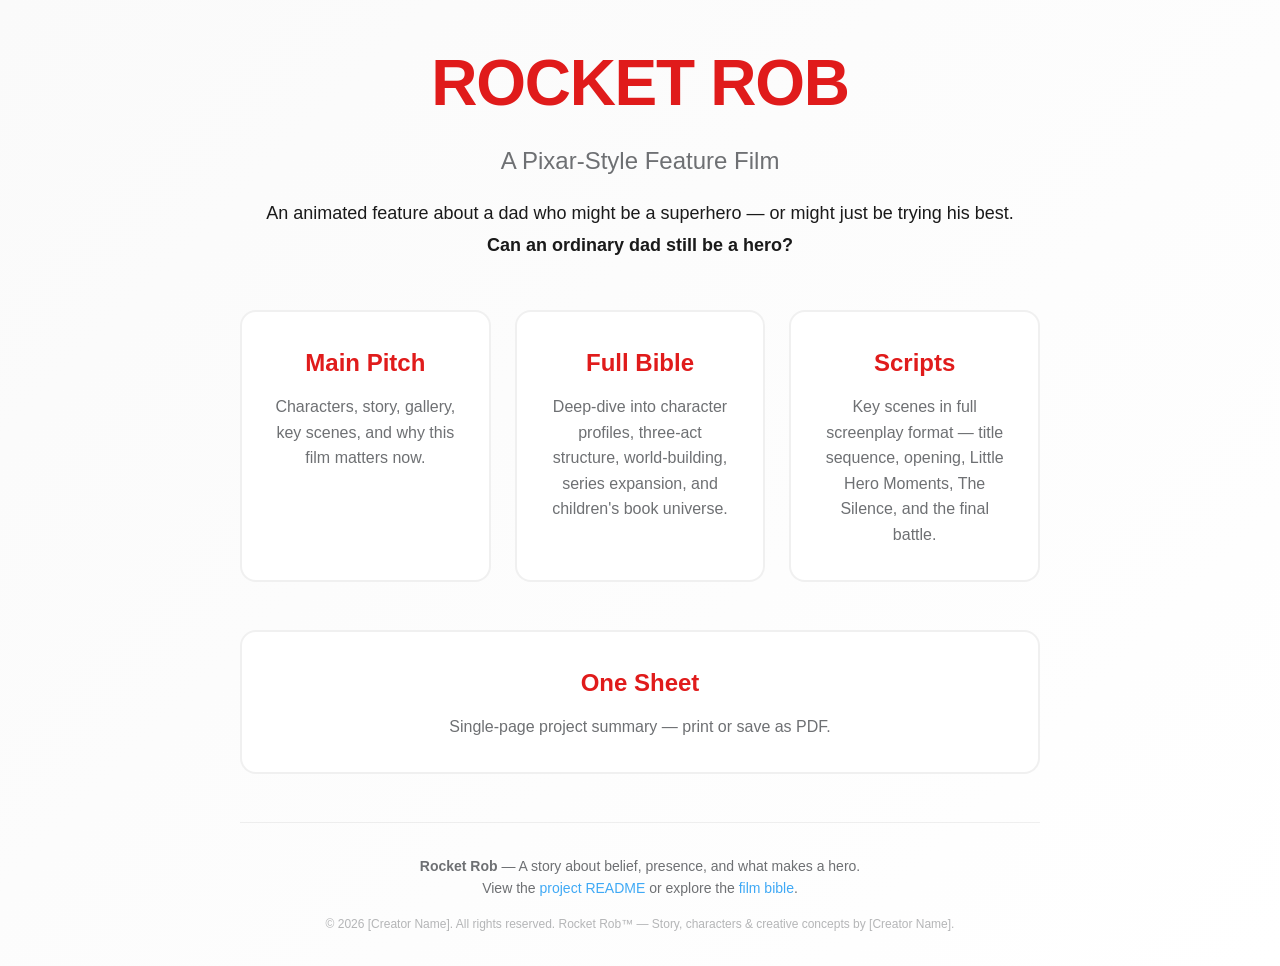
<file: index.html>
<!DOCTYPE html>
<html lang="en">
<head>
  <meta charset="UTF-8">
  <meta name="viewport" content="width=device-width, initial-scale=1.0">
  <title>Rocket Rob — Pixar-Style Feature Film</title>
  <style>
    :root {
      --rocket-red: #E01B1B;
      --slate-gray: #6E7073;
      --warm-gold: #D79B2E;
      --sky-blue: #3FA9F5;
      --deep-navy: #1A2744;
      --white: #FFFFFF;
      --off-white: #FAFAFA;
      --text-dark: #1A1A1A;
    }

    * {
      margin: 0;
      padding: 0;
      box-sizing: border-box;
    }

    body {
      font-family: -apple-system, BlinkMacSystemFont, 'Segoe UI', 'Helvetica Neue', Arial, sans-serif;
      color: var(--text-dark);
      background: linear-gradient(135deg, var(--off-white) 0%, var(--white) 100%);
      line-height: 1.6;
      -webkit-font-smoothing: antialiased;
      min-height: 100vh;
      display: flex;
      align-items: center;
      justify-content: center;
      padding: 2rem;
    }

    .container {
      max-width: 800px;
      text-align: center;
    }

    .logo {
      font-size: 4rem;
      font-weight: 800;
      color: var(--rocket-red);
      margin-bottom: 0.5rem;
      letter-spacing: -0.02em;
    }

    .tagline {
      font-size: 1.5rem;
      color: var(--slate-gray);
      margin-bottom: 1rem;
      font-weight: 300;
    }

    .subtitle {
      font-size: 1.125rem;
      color: var(--text-dark);
      margin-bottom: 3rem;
      line-height: 1.8;
    }

    .links {
      display: grid;
      grid-template-columns: repeat(auto-fit, minmax(250px, 1fr));
      gap: 1.5rem;
      margin-bottom: 3rem;
    }

    .link-card {
      background: var(--white);
      border: 2px solid rgba(0, 0, 0, 0.06);
      border-radius: 16px;
      padding: 2rem;
      text-decoration: none;
      color: var(--text-dark);
      transition: all 0.3s ease;
      display: flex;
      flex-direction: column;
      gap: 0.75rem;
    }

    .link-card:hover {
      transform: translateY(-4px);
      box-shadow: 0 12px 40px rgba(0, 0, 0, 0.12);
      border-color: var(--rocket-red);
    }

    .link-card h2 {
      font-size: 1.5rem;
      color: var(--rocket-red);
      font-weight: 700;
    }

    .link-card p {
      font-size: 1rem;
      color: var(--slate-gray);
      line-height: 1.6;
    }

    .footer {
      margin-top: 3rem;
      padding-top: 2rem;
      border-top: 1px solid rgba(0, 0, 0, 0.06);
      color: var(--slate-gray);
      font-size: 0.875rem;
    }

    .footer a {
      color: var(--sky-blue);
      text-decoration: none;
    }

    .footer a:hover {
      text-decoration: underline;
    }

    @media (max-width: 768px) {
      .logo {
        font-size: 3rem;
      }

      .tagline {
        font-size: 1.25rem;
      }

      .subtitle {
        font-size: 1rem;
      }

      .links {
        grid-template-columns: 1fr;
      }
    }
  </style>
</head>
<body>
  <div class="container">
    <div class="logo">ROCKET ROB</div>
    <div class="tagline">A Pixar-Style Feature Film</div>
    <p class="subtitle">
      An animated feature about a dad who might be a superhero — or might just be trying his best.<br>
      <strong>Can an ordinary dad still be a hero?</strong>
    </p>

    <div class="links">
      <a href="docs/index.html" class="link-card">
        <h2>Main Pitch</h2>
        <p>Characters, story, gallery, key scenes, and why this film matters now.</p>
      </a>

      <a href="docs/bible.html" class="link-card">
        <h2>Full Bible</h2>
        <p>Deep-dive into character profiles, three-act structure, world-building, series expansion, and children's book universe.</p>
      </a>

      <a href="docs/scripts.html" class="link-card">
        <h2>Scripts</h2>
        <p>Key scenes in full screenplay format — title sequence, opening, Little Hero Moments, The Silence, and the final battle.</p>
      </a>
    </div>

    <div class="links" style="grid-template-columns: 1fr;">
      <a href="docs/onesheet.html" class="link-card" style="text-align:center;">
        <h2>One Sheet</h2>
        <p>Single-page project summary — print or save as PDF.</p>
      </a>
    </div>

    <div class="footer">
      <p>
        <strong>Rocket Rob</strong> — A story about belief, presence, and what makes a hero.<br>
        View the <a href="README.md">project README</a> or explore the <a href="bible/00-series-overview.md">film bible</a>.
      </p>
      <p style="margin-top:1rem;font-size:0.75rem;opacity:0.5;">&copy; 2026 [Creator Name]. All rights reserved. Rocket Rob&trade; — Story, characters &amp; creative concepts by [Creator Name].</p>
    </div>
  </div>
</body>
</html>
</file>
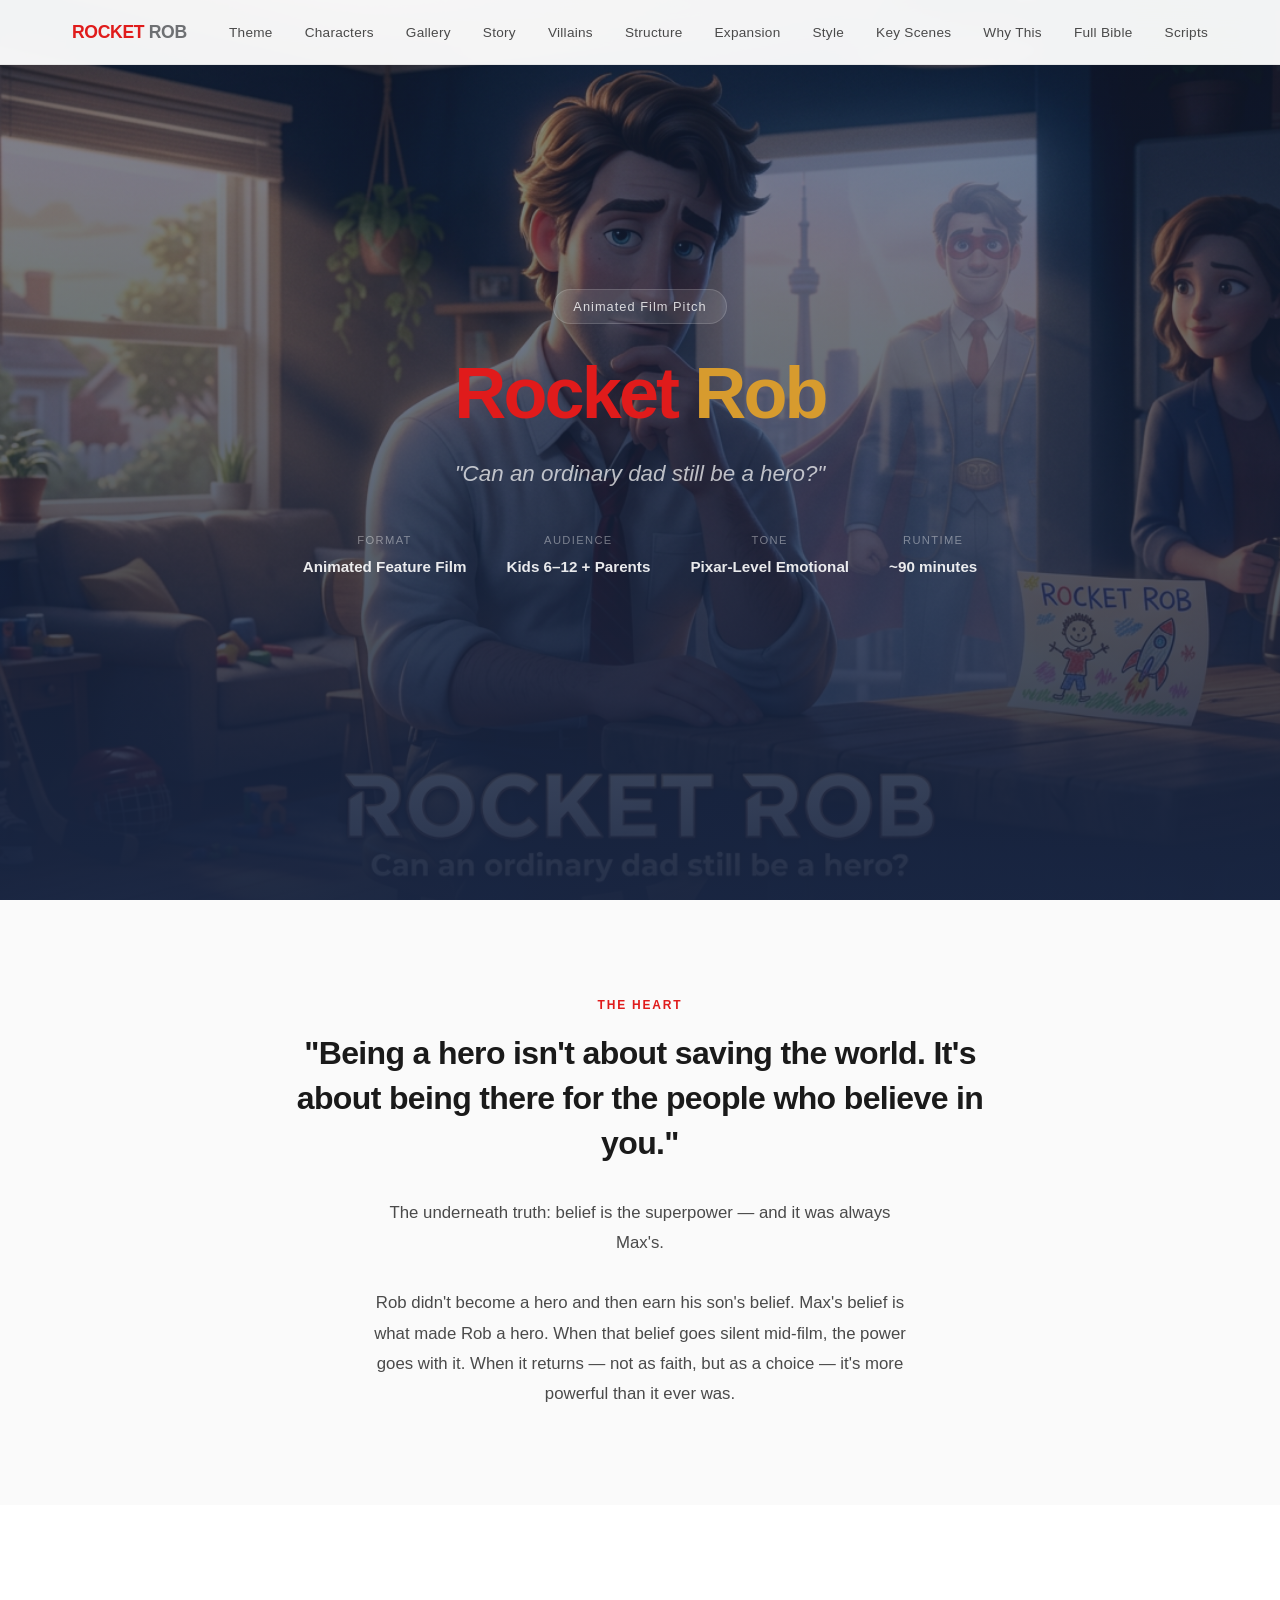
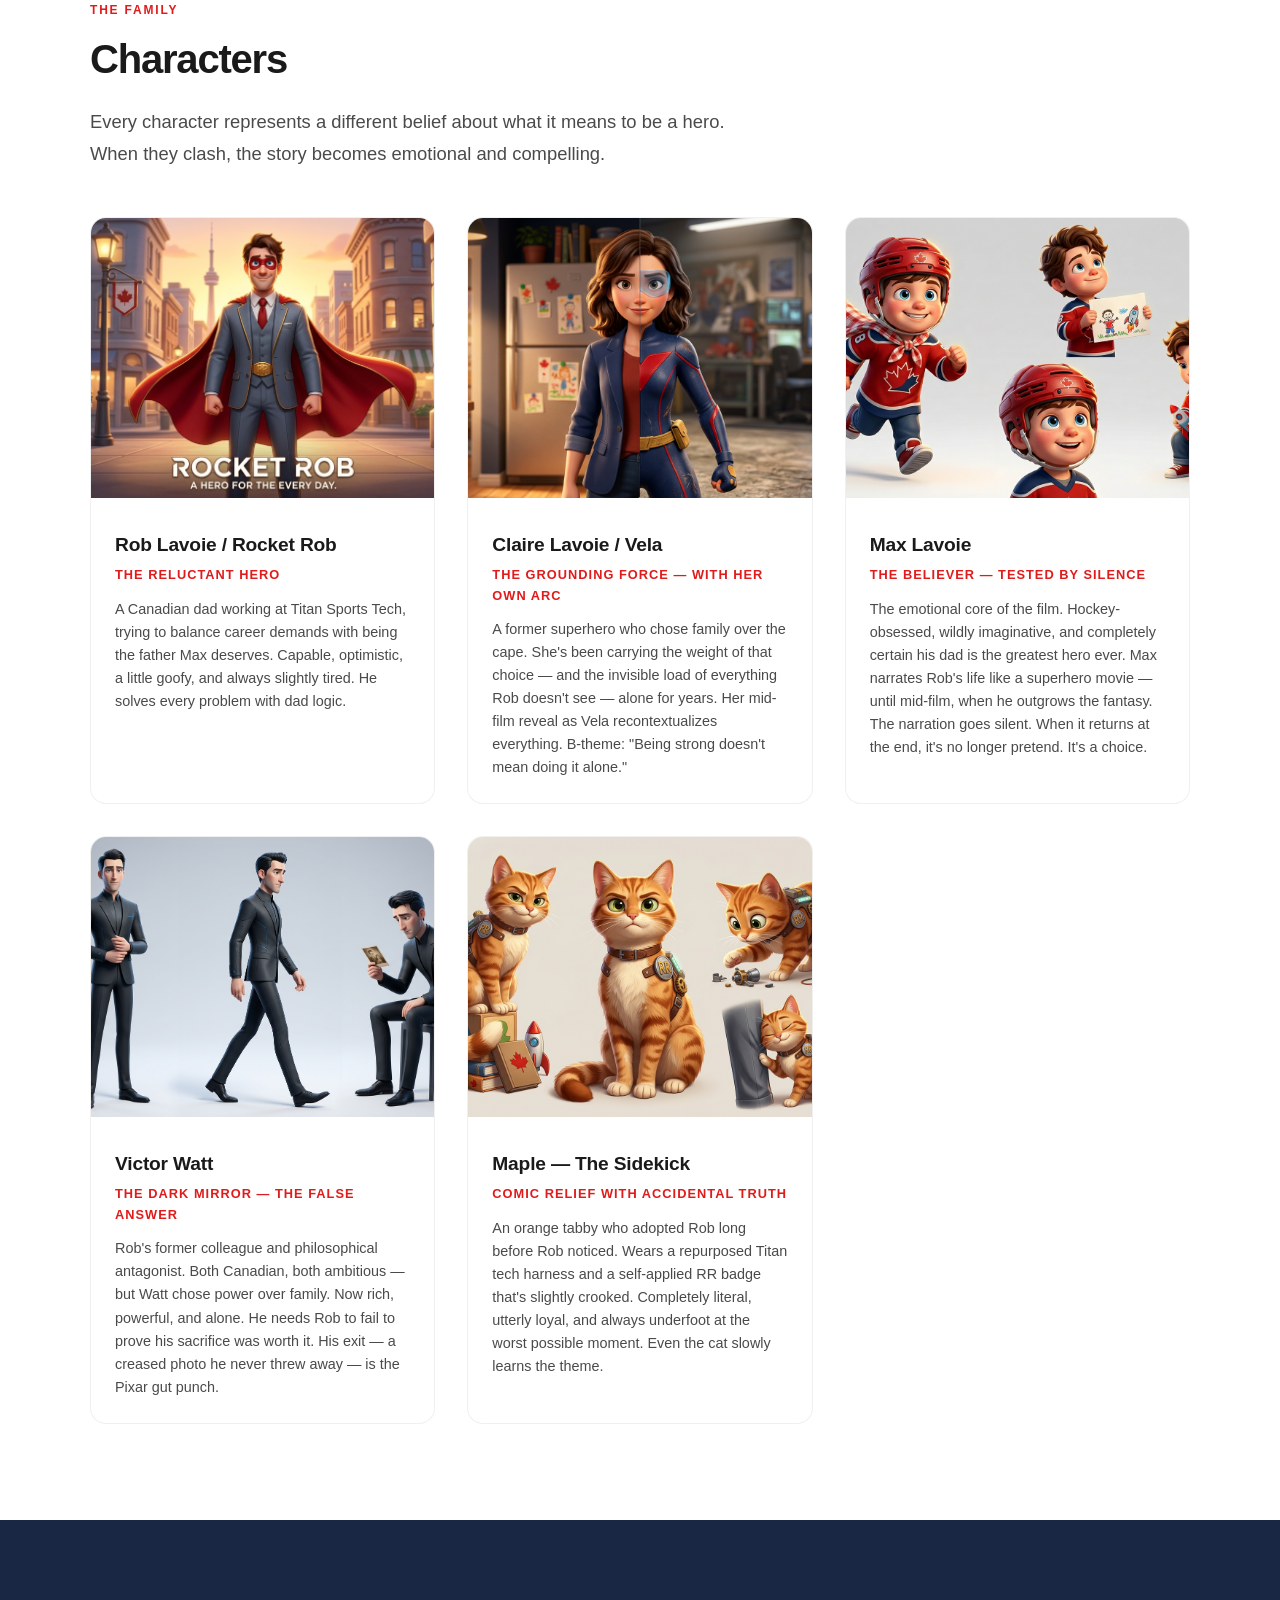
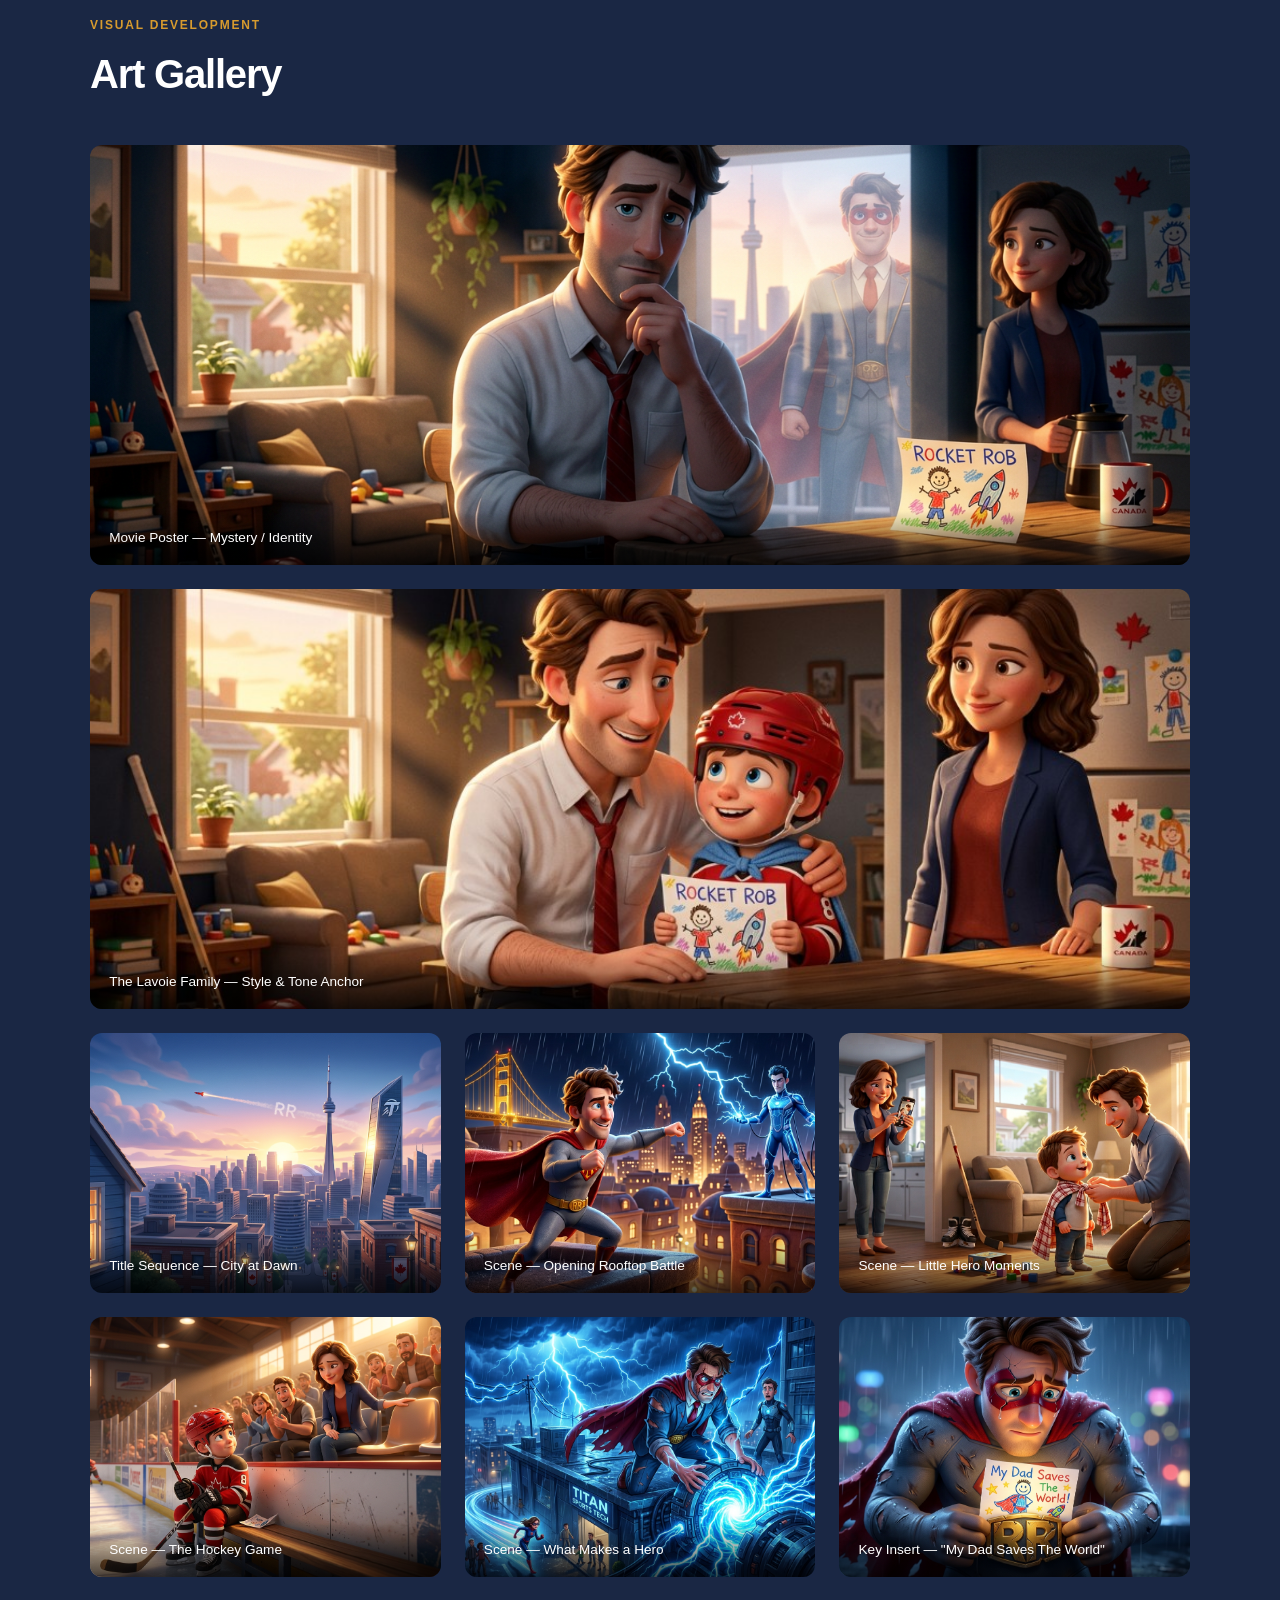
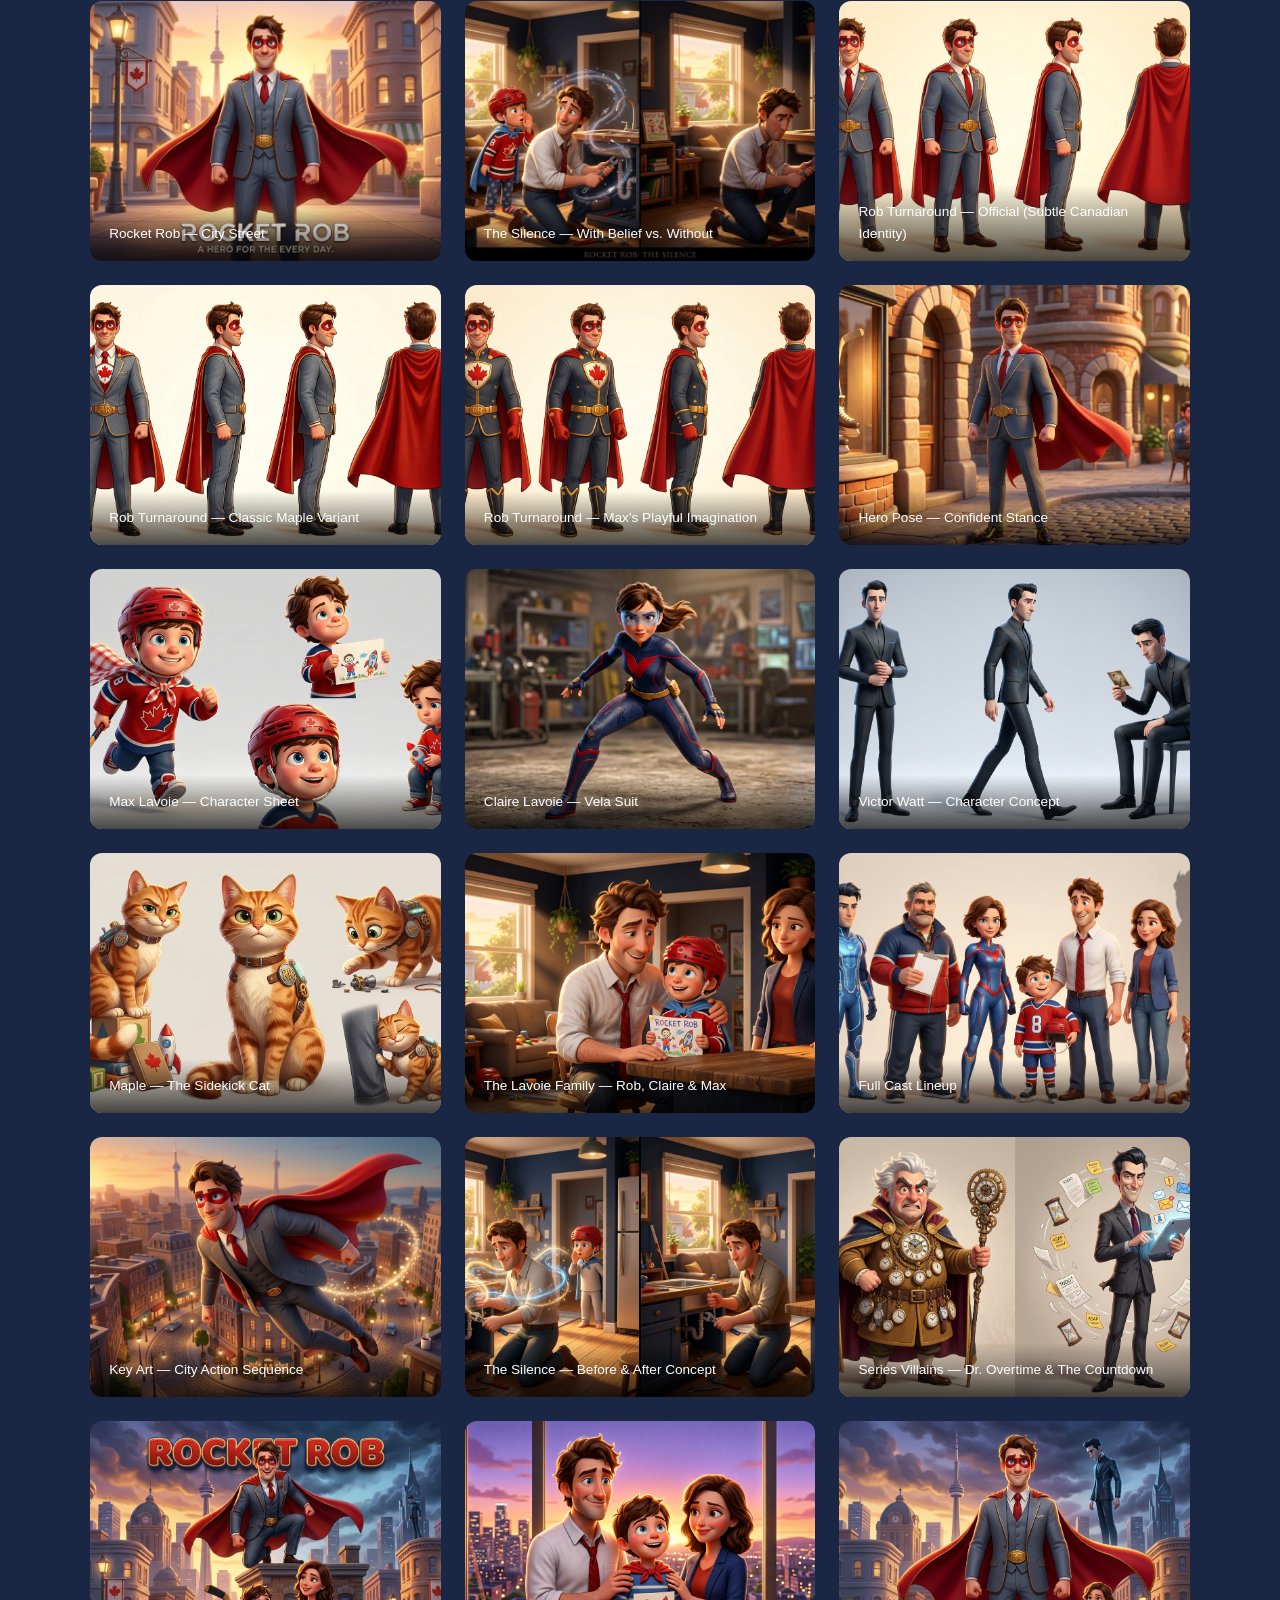
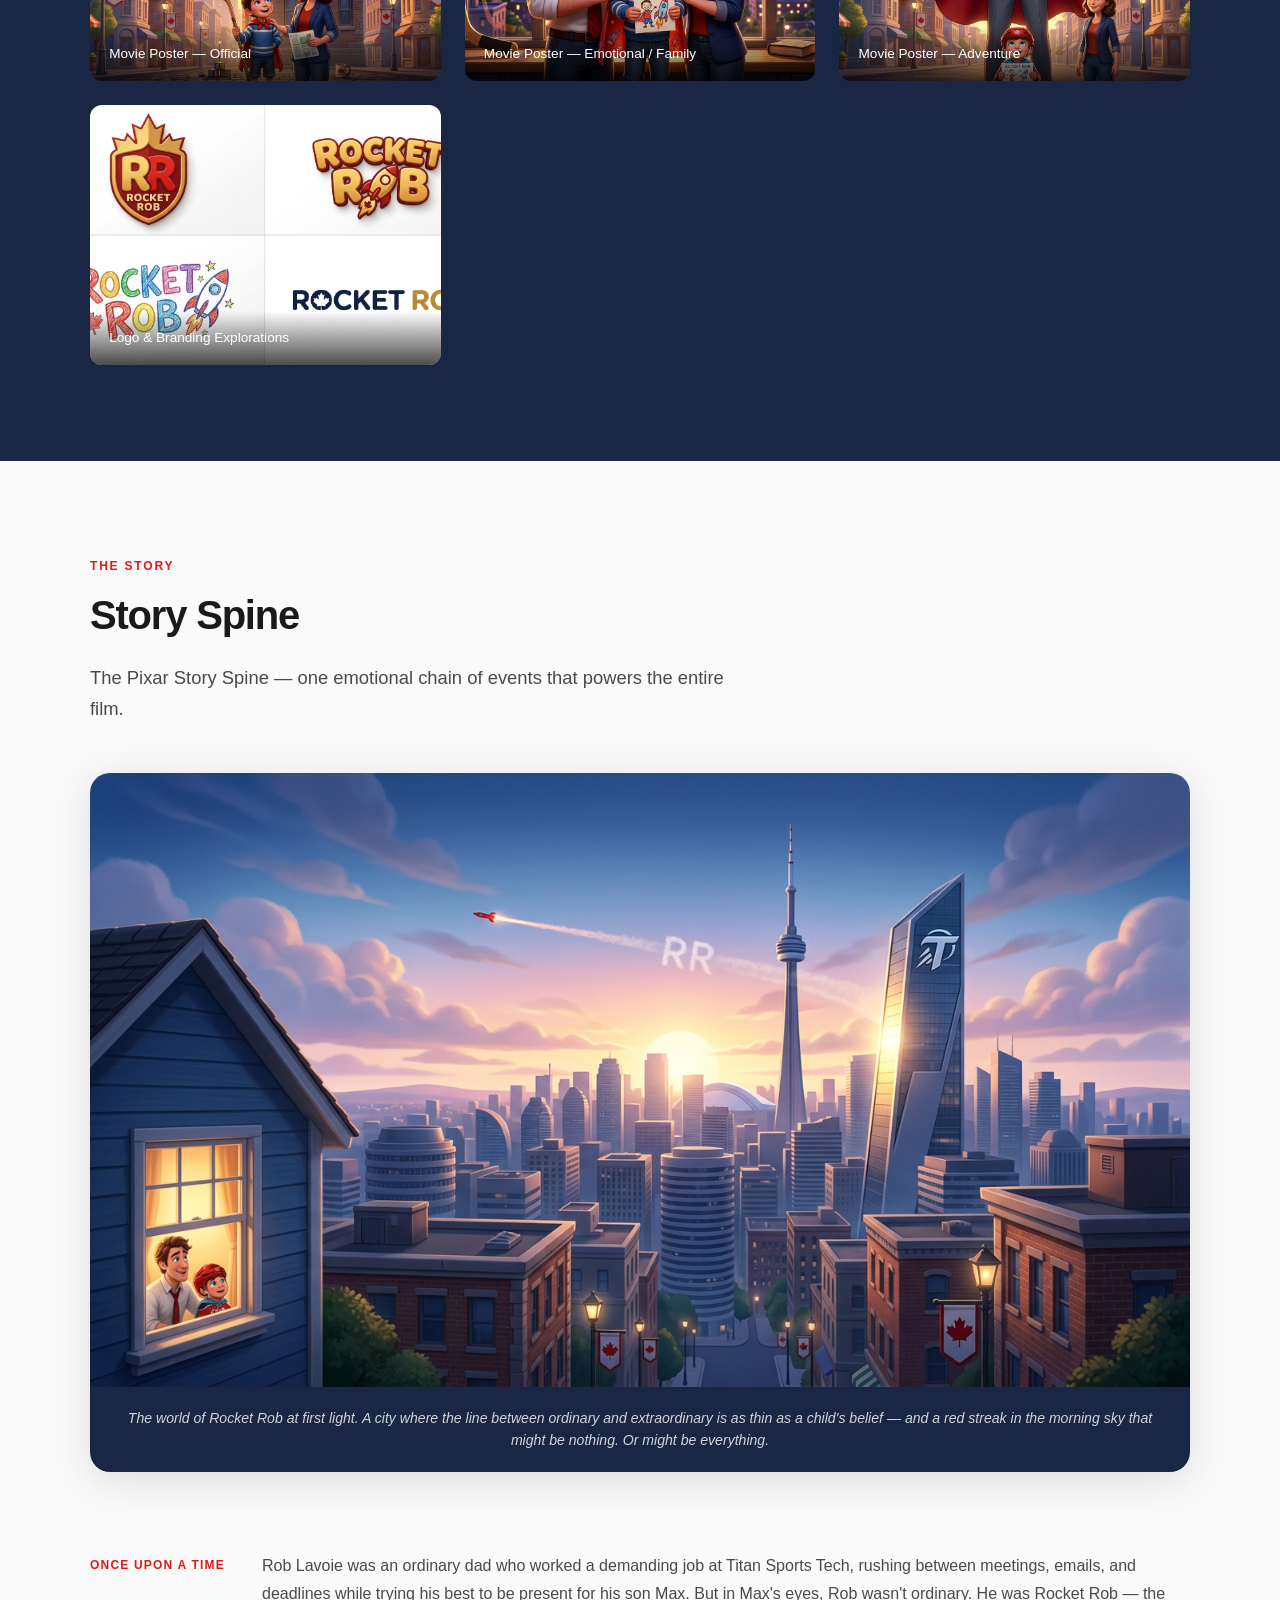
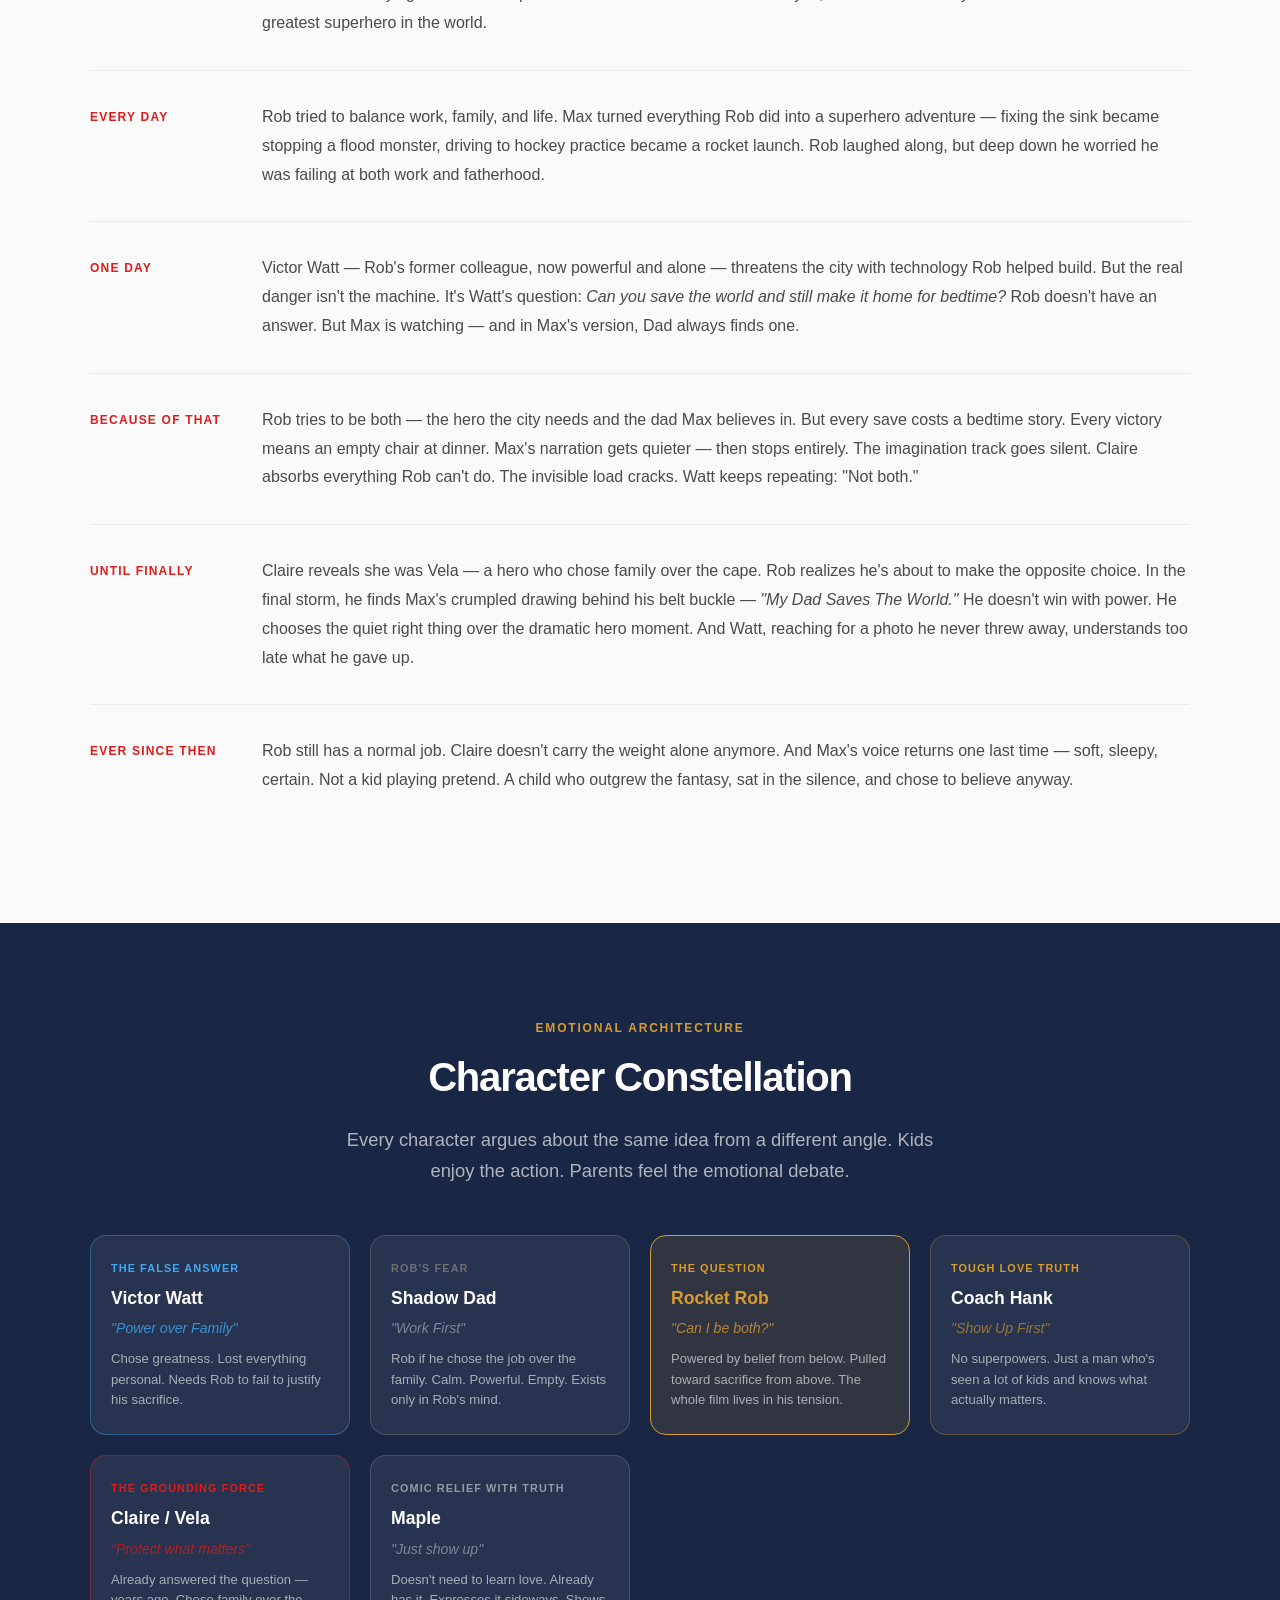
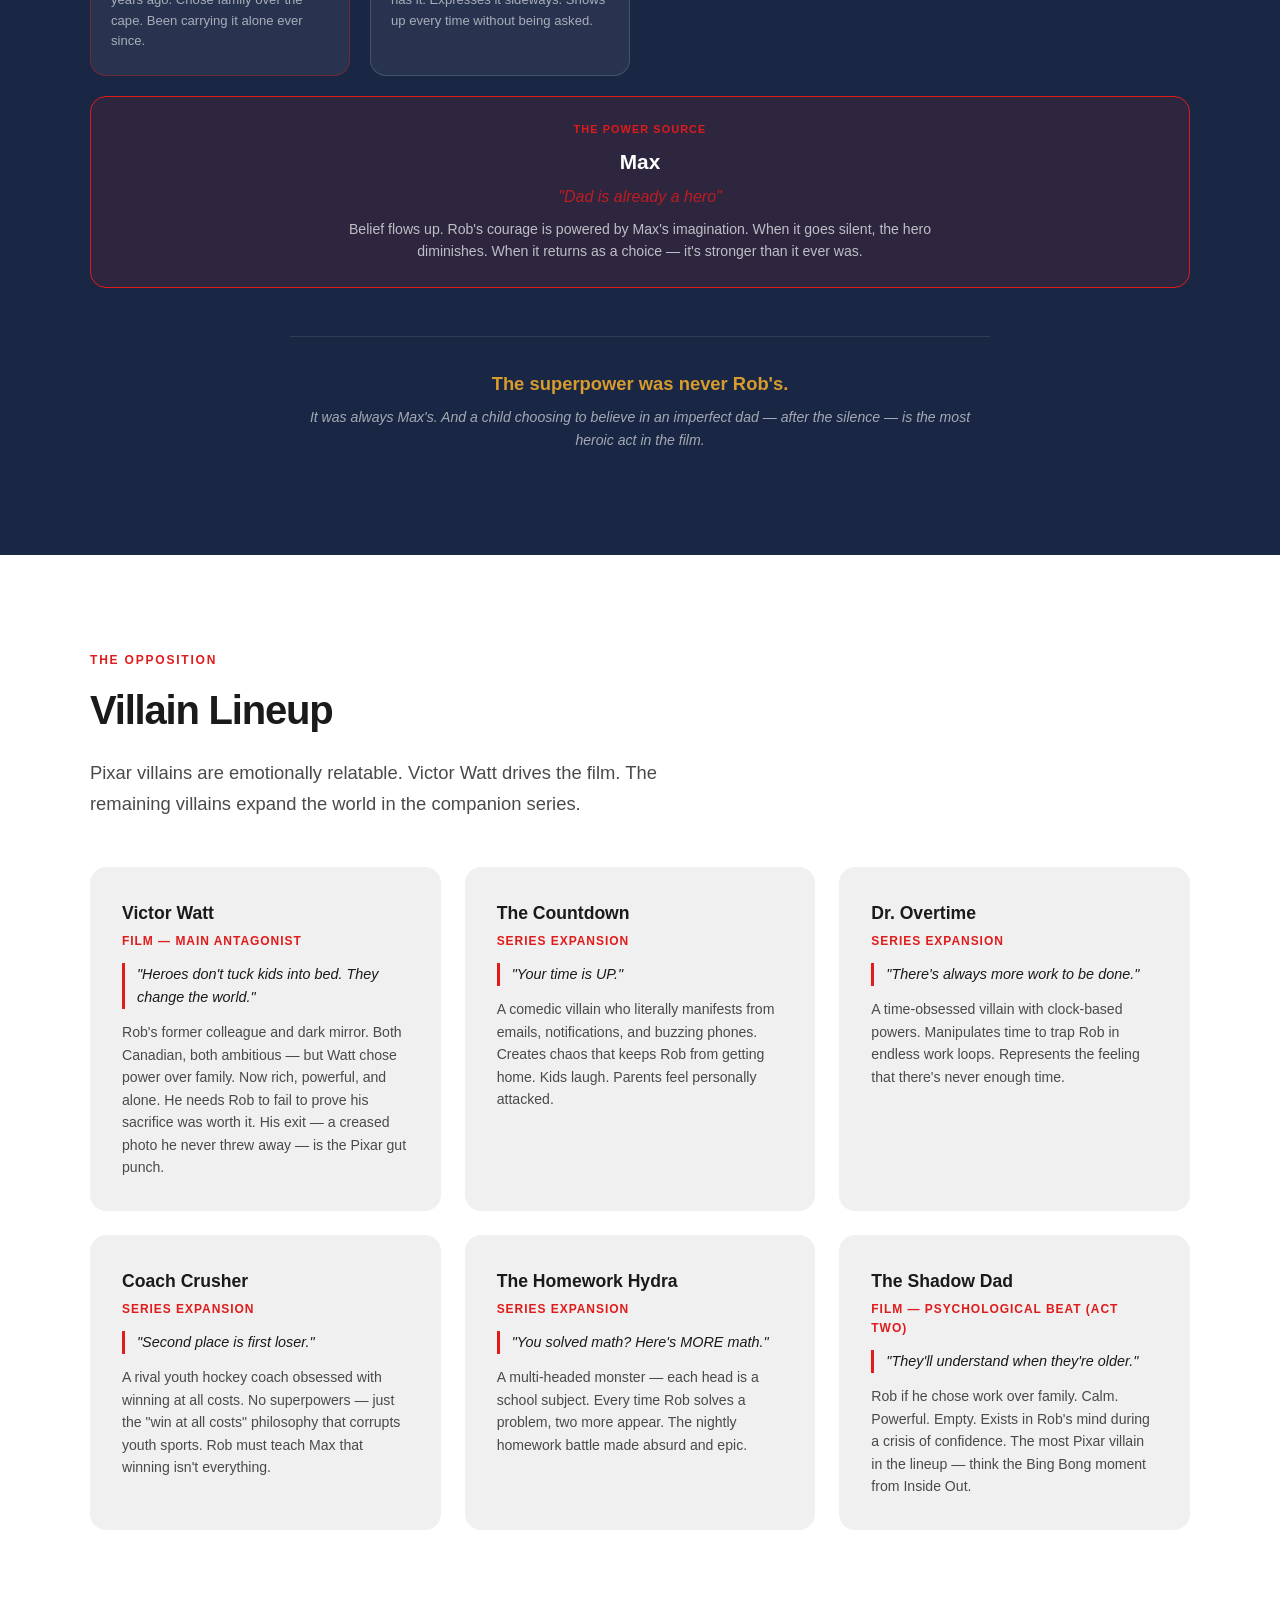
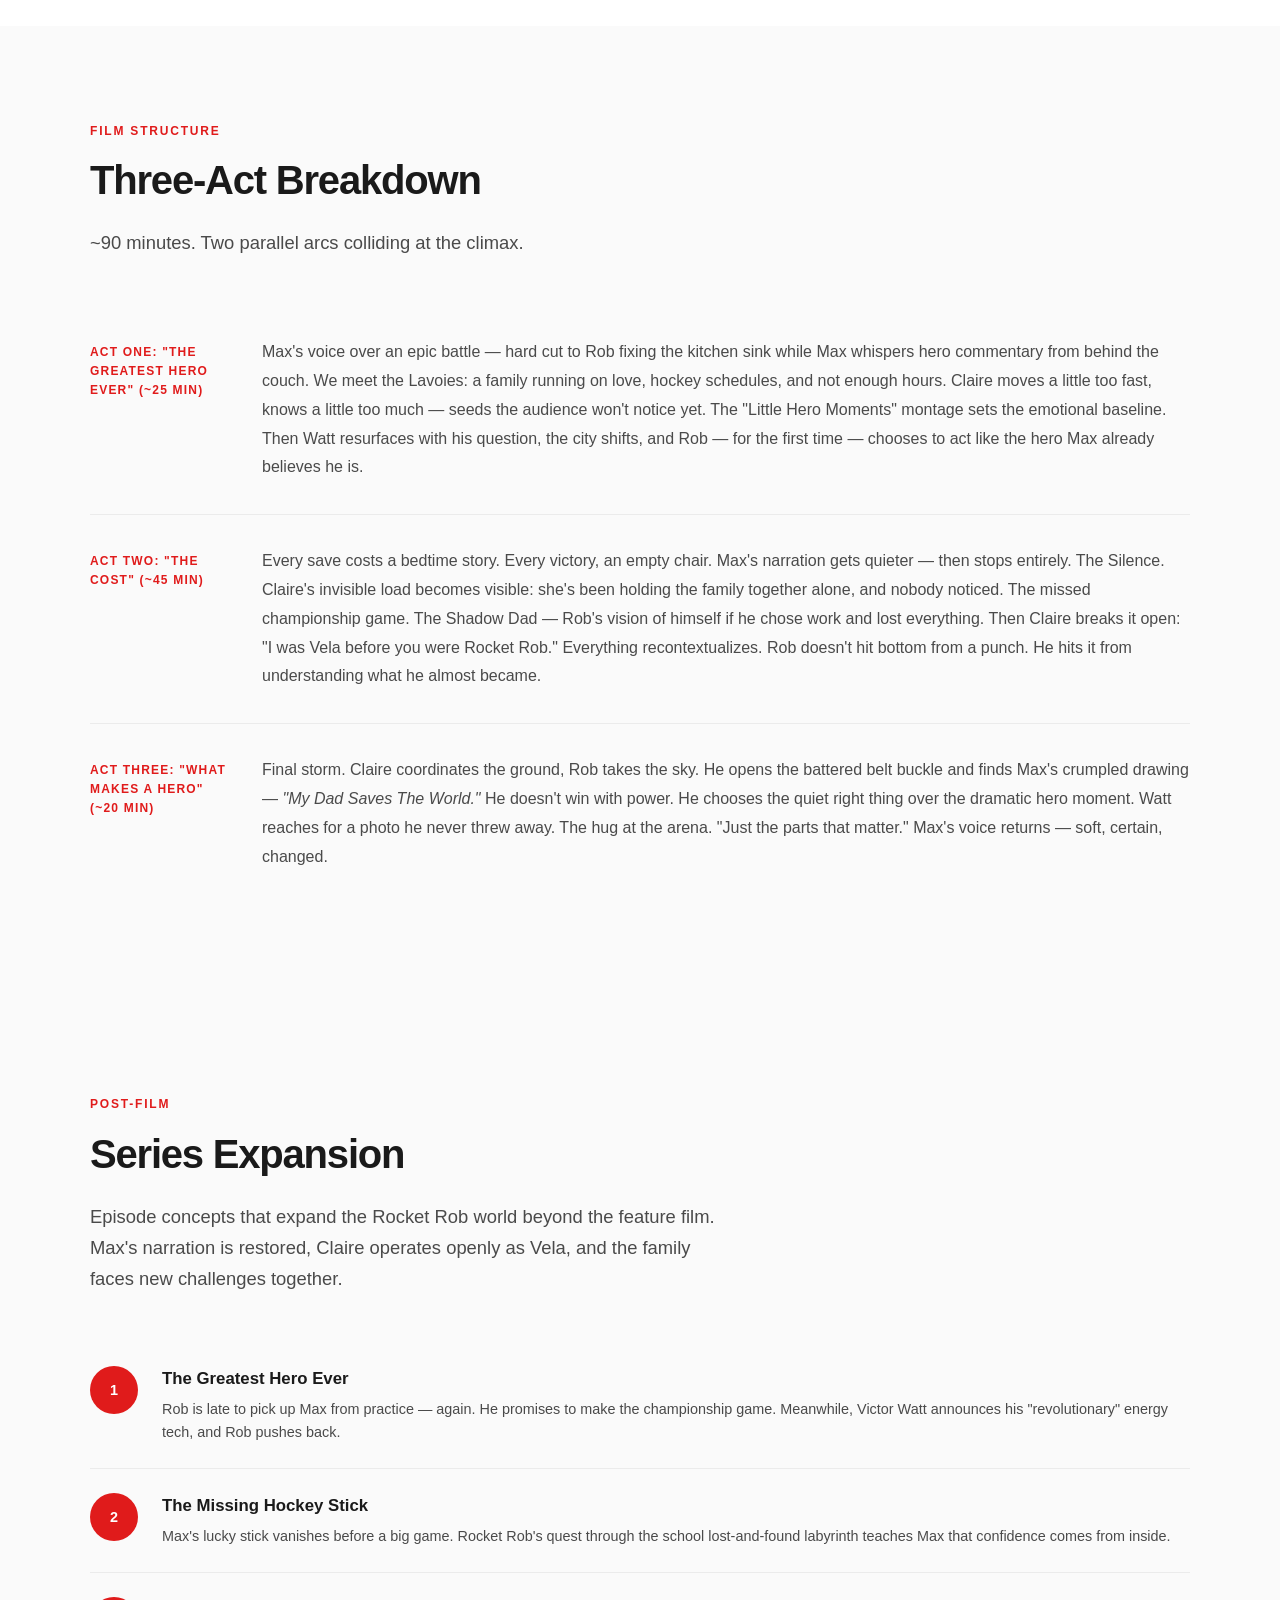
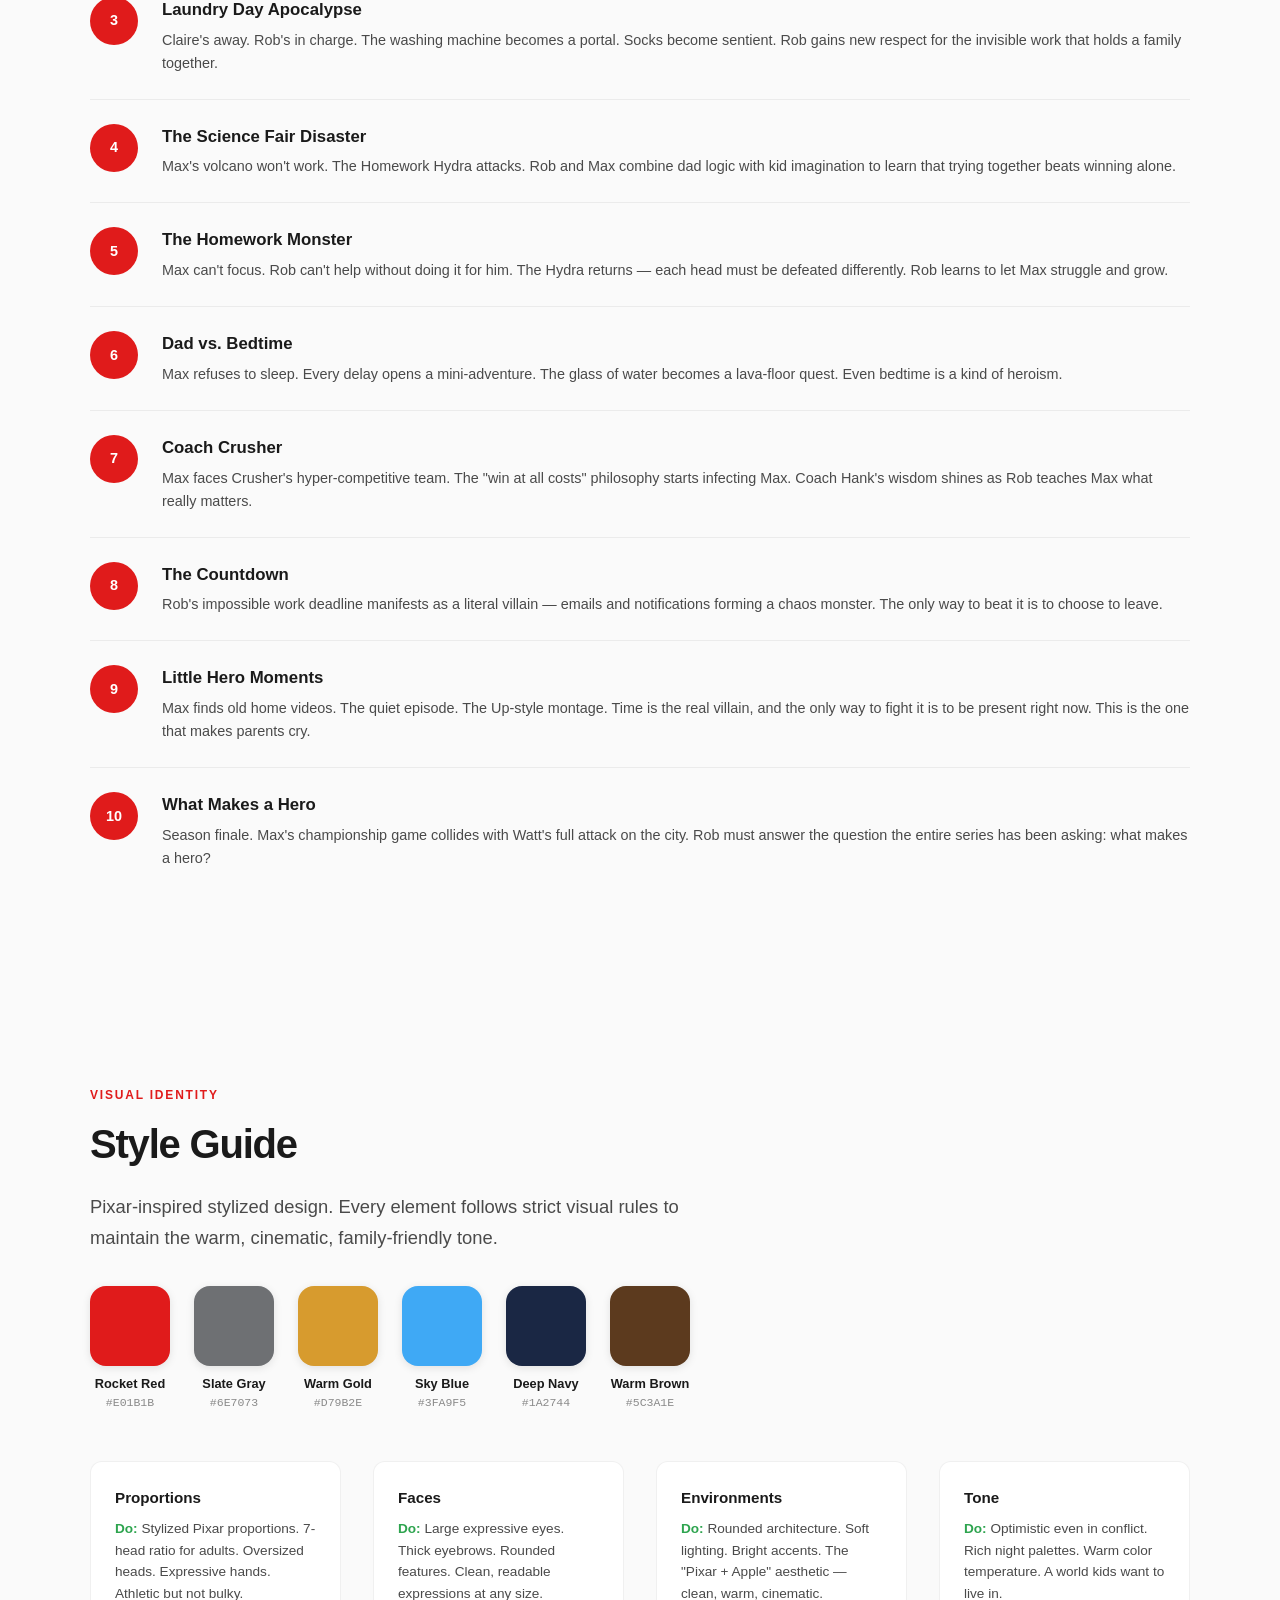
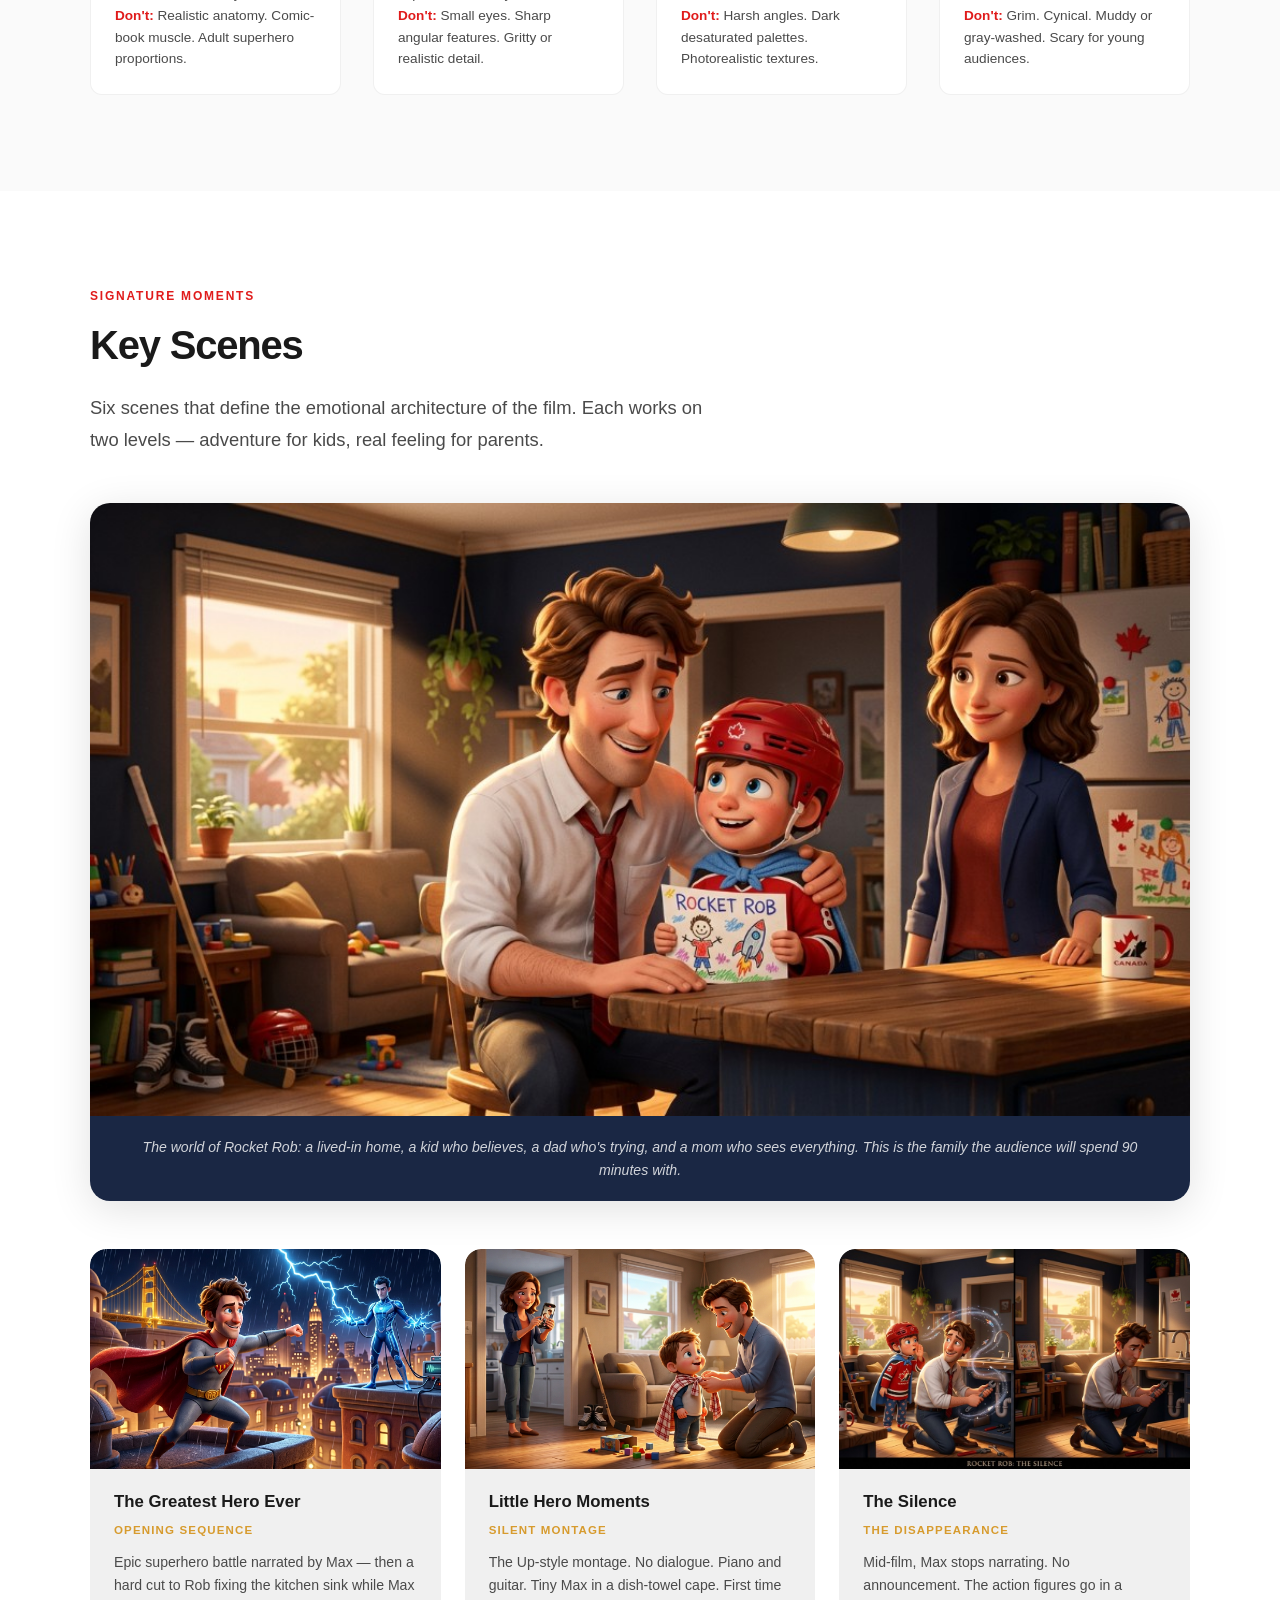
<file: docs/index.html>
<!DOCTYPE html>
<html lang="en">
<head>
  <meta charset="UTF-8">
  <meta name="viewport" content="width=device-width, initial-scale=1.0">
  <title>Rocket Rob — Animated Film Pitch</title>
  <link rel="stylesheet" href="style.css">
</head>
<body>

<!-- Navigation -->
<nav id="nav">
  <div class="nav-inner">
    <div class="nav-logo">ROCKET <span>ROB</span></div>
    <button class="nav-hamburger" id="hamburger" aria-label="Menu">
      <span></span><span></span><span></span>
    </button>
    <ul class="nav-links" id="nav-links">
      <li><a href="#theme">Theme</a></li>
      <li><a href="#characters">Characters</a></li>
      <li><a href="#gallery">Gallery</a></li>
      <li><a href="#story">Story</a></li>
      <li><a href="#villains">Villains</a></li>
      <li><a href="#structure">Structure</a></li>
      <li><a href="#episodes">Expansion</a></li>
      <li><a href="#style">Style</a></li>
      <li><a href="#scenes">Key Scenes</a></li>
      <li><a href="#landscape">Why This</a></li>
      <li><a href="bible.html" class="back-link">Full Bible</a></li>
      <li><a href="scripts.html" class="back-link">Scripts</a></li>
    </ul>
  </div>
</nav>

<!-- Hero -->
<section class="hero">
  <div class="hero-content">
    <div class="hero-badge">Animated Film Pitch</div>
    <h1><span class="red">Rocket</span> <span class="gold">Rob</span></h1>
    <p class="hero-tagline">"Can an ordinary dad still be a hero?"</p>
    <div class="hero-meta">
      <div class="hero-meta-item">
        <div class="label">Format</div>
        <div class="value">Animated Feature Film</div>
      </div>
      <div class="hero-meta-item">
        <div class="label">Audience</div>
        <div class="value">Kids 6–12 + Parents</div>
      </div>
      <div class="hero-meta-item">
        <div class="label">Tone</div>
        <div class="value">Pixar-Level Emotional</div>
      </div>
      <div class="hero-meta-item">
        <div class="label">Runtime</div>
        <div class="value">~90 minutes</div>
      </div>
    </div>
  </div>
</section>

<!-- Theme -->
<section class="theme-section" id="theme">
  <div class="container">
    <div class="section-label">The Heart</div>
    <div class="theme-quote">"Being a hero isn't about saving the world. It's about being there for the people who believe in you."</div>
    <div class="theme-subtext">
      The underneath truth: belief is the superpower — and it was always Max's.<br><br>
      Rob didn't become a hero and then earn his son's belief. Max's belief is what made Rob a hero.
      When that belief goes silent mid-film, the power goes with it. When it returns — not as faith, but as a choice — it's more powerful than it ever was.
    </div>
  </div>
</section>

<!-- Characters -->
<section id="characters">
  <div class="container">
    <div class="section-label">The Family</div>
    <h2 class="section-title">Characters</h2>
    <p class="section-subtitle">Every character represents a different belief about what it means to be a hero. When they clash, the story becomes emotional and compelling.</p>

    <div class="character-grid">
      <div class="character-card">
        <img src="assets/rob-street-pose.png" alt="Rocket Rob — hero stance on city street">
        <div class="character-card-body">
          <h3>Rob Lavoie / Rocket Rob</h3>
          <div class="role">The Reluctant Hero</div>
          <p>A Canadian dad working at Titan Sports Tech, trying to balance career demands with being the father Max deserves. Capable, optimistic, a little goofy, and always slightly tired. He solves every problem with dad logic.</p>
        </div>
      </div>

      <div class="character-card">
        <img src="assets/claire-velocity-split.png" alt="Claire Lavoie — everyday mom and Vela">
        <div class="character-card-body">
          <h3>Claire Lavoie / Vela</h3>
          <div class="role">The Grounding Force — With Her Own Arc</div>
          <p>A former superhero who chose family over the cape. She's been carrying the weight of that choice — and the invisible load of everything Rob doesn't see — alone for years. Her mid-film reveal as Vela recontextualizes everything. B-theme: "Being strong doesn't mean doing it alone."</p>
        </div>
      </div>

      <div class="character-card">
        <img src="assets/max-character-sheet.png" alt="Max Lavoie character sheet">
        <div class="character-card-body">
          <h3>Max Lavoie</h3>
          <div class="role">The Believer — Tested by Silence</div>
          <p>The emotional core of the film. Hockey-obsessed, wildly imaginative, and completely certain his dad is the greatest hero ever. Max narrates Rob's life like a superhero movie — until mid-film, when he outgrows the fantasy. The narration goes silent. When it returns at the end, it's no longer pretend. It's a choice.</p>
        </div>
      </div>

      <div class="character-card">
        <img src="assets/victor-volt.png" alt="Victor Watt character concept">
        <div class="character-card-body">
          <h3>Victor Watt</h3>
          <div class="role">The Dark Mirror — The False Answer</div>
          <p>Rob's former colleague and philosophical antagonist. Both Canadian, both ambitious — but Watt chose power over family. Now rich, powerful, and alone. He needs Rob to fail to prove his sacrifice was worth it. His exit — a creased photo he never threw away — is the Pixar gut punch.</p>
        </div>
      </div>

      <div class="character-card">
        <img src="assets/cat-sidekick-concept.png" alt="The cat sidekick — Rob's accidental companion">
        <div class="character-card-body">
          <h3>Maple — The Sidekick</h3>
          <div class="role">Comic Relief with Accidental Truth</div>
          <p>An orange tabby who adopted Rob long before Rob noticed. Wears a repurposed Titan tech harness and a self-applied RR badge that's slightly crooked. Completely literal, utterly loyal, and always underfoot at the worst possible moment. Even the cat slowly learns the theme.</p>
        </div>
      </div>
    </div>
  </div>
</section>

<!-- Art Gallery -->
<section class="gallery" id="gallery">
  <div class="container">
    <div class="section-label">Visual Development</div>
    <h2 class="section-title">Art Gallery</h2>

    <div class="gallery-grid">
      <div class="gallery-item gallery-item--wide">
        <img src="assets/poster-mystery.png" alt="Rocket Rob — mystery movie poster">
        <div class="caption">Movie Poster — Mystery / Identity</div>
      </div>
      <div class="gallery-item gallery-item--wide">
        <img src="assets/carter-family-scene.png" alt="The Lavoie family — kitchen scene">
        <div class="caption">The Lavoie Family — Style &amp; Tone Anchor</div>
      </div>
      <div class="gallery-item">
        <img src="assets/title-sequence.png" alt="Title sequence — city at dawn with red streak">
        <div class="caption">Title Sequence — City at Dawn</div>
      </div>
      <div class="gallery-item">
        <img src="assets/opening-sequence.png" alt="Opening sequence — rooftop battle">
        <div class="caption">Scene — Opening Rooftop Battle</div>
      </div>
      <div class="gallery-item">
        <img src="assets/little-hero-moments.png" alt="Little Hero Moments — tying the cape">
        <div class="caption">Scene — Little Hero Moments</div>
      </div>
      <div class="gallery-item">
        <img src="assets/hockey-game.png" alt="The Hockey Game — the empty seat">
        <div class="caption">Scene — The Hockey Game</div>
      </div>
      <div class="gallery-item">
        <img src="assets/final-battle.png" alt="Final battle — Rob absorbs the machine">
        <div class="caption">Scene — What Makes a Hero</div>
      </div>
      <div class="gallery-item">
        <img src="assets/final-battle-belt-buckle-insert.png" alt="Rob holds Max's drawing — My Dad Saves The World">
        <div class="caption">Key Insert — "My Dad Saves The World"</div>
      </div>
      <div class="gallery-item">
        <img src="assets/rob-street-pose.png" alt="Rocket Rob — city street hero pose">
        <div class="caption">Rocket Rob — City Street</div>
      </div>
      <div class="gallery-item">
        <img src="assets/the-silence-split.png" alt="The Silence — split panel, before and after belief">
        <div class="caption">The Silence — With Belief vs. Without</div>
      </div>
      <div class="gallery-item">
        <img src="assets/rob-turnaround.png" alt="Rocket Rob official turnaround">
        <div class="caption">Rob Turnaround — Official (Subtle Canadian Identity)</div>
      </div>
      <div class="gallery-item">
        <img src="assets/rob-turnaround-classic.png" alt="Rocket Rob classic maple turnaround">
        <div class="caption">Rob Turnaround — Classic Maple Variant</div>
      </div>
      <div class="gallery-item">
        <img src="assets/rob-turnaround-playful.png" alt="Rocket Rob playful imagination turnaround">
        <div class="caption">Rob Turnaround — Max's Playful Imagination</div>
      </div>
      <div class="gallery-item">
        <img src="assets/rob-hero-pose.png" alt="Rocket Rob hero pose">
        <div class="caption">Hero Pose — Confident Stance</div>
      </div>
      <div class="gallery-item">
        <img src="assets/max-character-sheet.png" alt="Max Lavoie character sheet">
        <div class="caption">Max Lavoie — Character Sheet</div>
      </div>
      <div class="gallery-item">
        <img src="assets/claire-velocity.png" alt="Claire Lavoie as Vela">
        <div class="caption">Claire Lavoie — Vela Suit</div>
      </div>
      <div class="gallery-item">
        <img src="assets/victor-volt.png" alt="Victor Watt character concept">
        <div class="caption">Victor Watt — Character Concept</div>
      </div>
      <div class="gallery-item">
        <img src="assets/cat-sidekick-concept.png" alt="The cat sidekick — Rob's accidental companion">
        <div class="caption">Maple — The Sidekick Cat</div>
      </div>
      <div class="gallery-item">
        <img src="assets/carter-family.png" alt="The Lavoie Family">
        <div class="caption">The Lavoie Family — Rob, Claire &amp; Max</div>
      </div>
      <div class="gallery-item">
        <img src="assets/cast-lineup.png" alt="Full cast lineup">
        <div class="caption">Full Cast Lineup</div>
      </div>
      <div class="gallery-item">
        <img src="assets/rob-action-city.png" alt="Rocket Rob in action over the city">
        <div class="caption">Key Art — City Action Sequence</div>
      </div>
      <div class="gallery-item">
        <img src="assets/the-silence-concept.png" alt="The Silence concept art">
        <div class="caption">The Silence — Before &amp; After Concept</div>
      </div>
      <div class="gallery-item">
        <img src="assets/dr-overtime-and-deadline.png" alt="Villain designs">
        <div class="caption">Series Villains — Dr. Overtime &amp; The Countdown</div>
      </div>
      <div class="gallery-item">
        <img src="assets/poster-movie.png" alt="Official movie poster">
        <div class="caption">Movie Poster — Official</div>
      </div>
      <div class="gallery-item">
        <img src="assets/poster-emotional.png" alt="Emotional family poster">
        <div class="caption">Movie Poster — Emotional / Family</div>
      </div>
      <div class="gallery-item">
        <img src="assets/poster-adventure.png" alt="Adventure poster">
        <div class="caption">Movie Poster — Adventure</div>
      </div>
      <div class="gallery-item">
        <img src="assets/logo-explorations.png" alt="Logo explorations">
        <div class="caption">Logo &amp; Branding Explorations</div>
      </div>
    </div>
  </div>
</section>

<!-- Story -->
<section class="story-section" id="story">
  <div class="container">
    <div class="section-label">The Story</div>
    <h2 class="section-title">Story Spine</h2>
    <p class="section-subtitle">The Pixar Story Spine — one emotional chain of events that powers the entire film.</p>

    <div class="scene-featured" style="margin-bottom: 3rem;">
      <img src="assets/title-sequence.png" alt="City at dawn — Rocket Rob title sequence">
      <div class="scene-featured-caption">The world of Rocket Rob at first light. A city where the line between ordinary and extraordinary is as thin as a child's belief — and a red streak in the morning sky that might be nothing. Or might be everything.</div>
    </div>

    <div class="story-beats">
      <div class="story-beat">
        <div class="beat-label">Once upon a time</div>
        <div class="beat-text">Rob Lavoie was an ordinary dad who worked a demanding job at Titan Sports Tech, rushing between meetings, emails, and deadlines while trying his best to be present for his son Max. But in Max's eyes, Rob wasn't ordinary. He was Rocket Rob — the greatest superhero in the world.</div>
      </div>
      <div class="story-beat">
        <div class="beat-label">Every day</div>
        <div class="beat-text">Rob tried to balance work, family, and life. Max turned everything Rob did into a superhero adventure — fixing the sink became stopping a flood monster, driving to hockey practice became a rocket launch. Rob laughed along, but deep down he worried he was failing at both work and fatherhood.</div>
      </div>
      <div class="story-beat">
        <div class="beat-label">One day</div>
        <div class="beat-text">Victor Watt — Rob's former colleague, now powerful and alone — threatens the city with technology Rob helped build. But the real danger isn't the machine. It's Watt's question: <em>Can you save the world and still make it home for bedtime?</em> Rob doesn't have an answer. But Max is watching — and in Max's version, Dad always finds one.</div>
      </div>
      <div class="story-beat">
        <div class="beat-label">Because of that</div>
        <div class="beat-text">Rob tries to be both — the hero the city needs and the dad Max believes in. But every save costs a bedtime story. Every victory means an empty chair at dinner. Max's narration gets quieter — then stops entirely. The imagination track goes silent. Claire absorbs everything Rob can't do. The invisible load cracks. Watt keeps repeating: "Not both."</div>
      </div>
      <div class="story-beat">
        <div class="beat-label">Until finally</div>
        <div class="beat-text">Claire reveals she was Vela — a hero who chose family over the cape. Rob realizes he's about to make the opposite choice. In the final storm, he finds Max's crumpled drawing behind his belt buckle — <em>"My Dad Saves The World."</em> He doesn't win with power. He chooses the quiet right thing over the dramatic hero moment. And Watt, reaching for a photo he never threw away, understands too late what he gave up.</div>
      </div>
      <div class="story-beat">
        <div class="beat-label">Ever since then</div>
        <div class="beat-text">Rob still has a normal job. Claire doesn't carry the weight alone anymore. And Max's voice returns one last time — soft, sleepy, certain. Not a kid playing pretend. A child who outgrew the fantasy, sat in the silence, and chose to believe anyway.</div>
      </div>
    </div>
  </div>
</section>

<!-- Character Constellation -->
<section class="constellation-section" id="constellation">
  <div class="container">
    <div class="section-label">Emotional Architecture</div>
    <h2 class="section-title">Character Constellation</h2>
    <p class="section-subtitle constellation-subtitle">Every character argues about the same idea from a different angle. Kids enjoy the action. Parents feel the emotional debate.</p>

    <div class="constellation-grid">

      <div class="constellation-node node--false-answer">
        <div class="node-role">The False Answer</div>
        <div class="node-name">Victor Watt</div>
        <div class="node-belief">"Power over Family"</div>
        <div class="node-desc">Chose greatness. Lost everything personal. Needs Rob to fail to justify his sacrifice.</div>
      </div>

      <div class="constellation-node node--fear">
        <div class="node-role">Rob's Fear</div>
        <div class="node-name">Shadow Dad</div>
        <div class="node-belief">"Work First"</div>
        <div class="node-desc">Rob if he chose the job over the family. Calm. Powerful. Empty. Exists only in Rob's mind.</div>
      </div>

      <div class="constellation-node node--center">
        <div class="node-role">The Question</div>
        <div class="node-name">Rocket Rob</div>
        <div class="node-belief">"Can I be both?"</div>
        <div class="node-desc">Powered by belief from below. Pulled toward sacrifice from above. The whole film lives in his tension.</div>
      </div>

      <div class="constellation-node node--mentor">
        <div class="node-role">Tough Love Truth</div>
        <div class="node-name">Coach Hank</div>
        <div class="node-belief">"Show Up First"</div>
        <div class="node-desc">No superpowers. Just a man who's seen a lot of kids and knows what actually matters.</div>
      </div>

      <div class="constellation-node node--grounding">
        <div class="node-role">The Grounding Force</div>
        <div class="node-name">Claire / Vela</div>
        <div class="node-belief">"Protect what matters"</div>
        <div class="node-desc">Already answered the question — years ago. Chose family over the cape. Been carrying it alone ever since.</div>
      </div>

      <div class="constellation-node node--sidekick">
        <div class="node-role">Comic Relief with Truth</div>
        <div class="node-name">Maple</div>
        <div class="node-belief">"Just show up"</div>
        <div class="node-desc">Doesn't need to learn love. Already has it. Expresses it sideways. Shows up every time without being asked.</div>
      </div>

      <div class="constellation-node node--power">
        <div class="node-role">The Power Source</div>
        <div class="node-name">Max</div>
        <div class="node-belief">"Dad is already a hero"</div>
        <div class="node-desc">Belief flows up. Rob's courage is powered by Max's imagination. When it goes silent, the hero diminishes. When it returns as a choice — it's stronger than it ever was.</div>
      </div>

    </div>

    <div class="constellation-theme">
      <div class="constellation-theme-line">The superpower was never Rob's.</div>
      <div class="constellation-theme-line constellation-theme-line--sub">It was always Max's. And a child choosing to believe in an imperfect dad — after the silence — is the most heroic act in the film.</div>
    </div>

  </div>
</section>

<!-- Villains -->
<section id="villains">
  <div class="container">
    <div class="section-label">The Opposition</div>
    <h2 class="section-title">Villain Lineup</h2>
    <p class="section-subtitle">Pixar villains are emotionally relatable. Victor Watt drives the film. The remaining villains expand the world in the companion series.</p>

    <div class="villain-grid">
      <div class="villain-card">
        <h3>Victor Watt</h3>
        <div class="villain-type">Film — Main Antagonist</div>
        <div class="villain-quote">"Heroes don't tuck kids into bed. They change the world."</div>
        <p>Rob's former colleague and dark mirror. Both Canadian, both ambitious — but Watt chose power over family. Now rich, powerful, and alone. He needs Rob to fail to prove his sacrifice was worth it. His exit — a creased photo he never threw away — is the Pixar gut punch.</p>
      </div>

      <div class="villain-card">
        <h3>The Countdown</h3>
        <div class="villain-type">Series Expansion</div>
        <div class="villain-quote">"Your time is UP."</div>
        <p>A comedic villain who literally manifests from emails, notifications, and buzzing phones. Creates chaos that keeps Rob from getting home. Kids laugh. Parents feel personally attacked.</p>
      </div>

      <div class="villain-card">
        <h3>Dr. Overtime</h3>
        <div class="villain-type">Series Expansion</div>
        <div class="villain-quote">"There's always more work to be done."</div>
        <p>A time-obsessed villain with clock-based powers. Manipulates time to trap Rob in endless work loops. Represents the feeling that there's never enough time.</p>
      </div>

      <div class="villain-card">
        <h3>Coach Crusher</h3>
        <div class="villain-type">Series Expansion</div>
        <div class="villain-quote">"Second place is first loser."</div>
        <p>A rival youth hockey coach obsessed with winning at all costs. No superpowers — just the "win at all costs" philosophy that corrupts youth sports. Rob must teach Max that winning isn't everything.</p>
      </div>

      <div class="villain-card">
        <h3>The Homework Hydra</h3>
        <div class="villain-type">Series Expansion</div>
        <div class="villain-quote">"You solved math? Here's MORE math."</div>
        <p>A multi-headed monster — each head is a school subject. Every time Rob solves a problem, two more appear. The nightly homework battle made absurd and epic.</p>
      </div>

      <div class="villain-card">
        <h3>The Shadow Dad</h3>
        <div class="villain-type">Film — Psychological Beat (Act Two)</div>
        <div class="villain-quote">"They'll understand when they're older."</div>
        <p>Rob if he chose work over family. Calm. Powerful. Empty. Exists in Rob's mind during a crisis of confidence. The most Pixar villain in the lineup — think the Bing Bong moment from Inside Out.</p>
      </div>
    </div>
  </div>
</section>

<!-- Three-Act Structure -->
<section class="story-section" id="structure">
  <div class="container">
    <div class="section-label">Film Structure</div>
    <h2 class="section-title">Three-Act Breakdown</h2>
    <p class="section-subtitle">~90 minutes. Two parallel arcs colliding at the climax.</p>

    <div class="story-beats">
      <div class="story-beat">
        <div class="beat-label">Act One: "The Greatest Hero Ever" (~25 min)</div>
        <div class="beat-text">Max's voice over an epic battle — hard cut to Rob fixing the kitchen sink while Max whispers hero commentary from behind the couch. We meet the Lavoies: a family running on love, hockey schedules, and not enough hours. Claire moves a little too fast, knows a little too much — seeds the audience won't notice yet. The "Little Hero Moments" montage sets the emotional baseline. Then Watt resurfaces with his question, the city shifts, and Rob — for the first time — chooses to act like the hero Max already believes he is.</div>
      </div>
      <div class="story-beat">
        <div class="beat-label">Act Two: "The Cost" (~45 min)</div>
        <div class="beat-text">Every save costs a bedtime story. Every victory, an empty chair. Max's narration gets quieter — then stops entirely. The Silence. Claire's invisible load becomes visible: she's been holding the family together alone, and nobody noticed. The missed championship game. The Shadow Dad — Rob's vision of himself if he chose work and lost everything. Then Claire breaks it open: "I was Vela before you were Rocket Rob." Everything recontextualizes. Rob doesn't hit bottom from a punch. He hits it from understanding what he almost became.</div>
      </div>
      <div class="story-beat">
        <div class="beat-label">Act Three: "What Makes a Hero" (~20 min)</div>
        <div class="beat-text">Final storm. Claire coordinates the ground, Rob takes the sky. He opens the battered belt buckle and finds Max's crumpled drawing — <em>"My Dad Saves The World."</em> He doesn't win with power. He chooses the quiet right thing over the dramatic hero moment. Watt reaches for a photo he never threw away. The hug at the arena. "Just the parts that matter." Max's voice returns — soft, certain, changed.</div>
      </div>
    </div>
  </div>
</section>

<!-- Series Expansion -->
<section class="story-section" id="episodes">
  <div class="container">
    <div class="section-label">Post-Film</div>
    <h2 class="section-title">Series Expansion</h2>
    <p class="section-subtitle">Episode concepts that expand the Rocket Rob world beyond the feature film. Max's narration is restored, Claire operates openly as Vela, and the family faces new challenges together.</p>

    <div class="episode-list">
      <div class="episode-item">
        <div class="episode-number">1</div>
        <div class="episode-content">
          <h3>The Greatest Hero Ever</h3>
          <p>Rob is late to pick up Max from practice — again. He promises to make the championship game. Meanwhile, Victor Watt announces his "revolutionary" energy tech, and Rob pushes back.</p>
        </div>
      </div>
      <div class="episode-item">
        <div class="episode-number">2</div>
        <div class="episode-content">
          <h3>The Missing Hockey Stick</h3>
          <p>Max's lucky stick vanishes before a big game. Rocket Rob's quest through the school lost-and-found labyrinth teaches Max that confidence comes from inside.</p>
        </div>
      </div>
      <div class="episode-item">
        <div class="episode-number">3</div>
        <div class="episode-content">
          <h3>Laundry Day Apocalypse</h3>
          <p>Claire's away. Rob's in charge. The washing machine becomes a portal. Socks become sentient. Rob gains new respect for the invisible work that holds a family together.</p>
        </div>
      </div>
      <div class="episode-item">
        <div class="episode-number">4</div>
        <div class="episode-content">
          <h3>The Science Fair Disaster</h3>
          <p>Max's volcano won't work. The Homework Hydra attacks. Rob and Max combine dad logic with kid imagination to learn that trying together beats winning alone.</p>
        </div>
      </div>
      <div class="episode-item">
        <div class="episode-number">5</div>
        <div class="episode-content">
          <h3>The Homework Monster</h3>
          <p>Max can't focus. Rob can't help without doing it for him. The Hydra returns — each head must be defeated differently. Rob learns to let Max struggle and grow.</p>
        </div>
      </div>
      <div class="episode-item">
        <div class="episode-number">6</div>
        <div class="episode-content">
          <h3>Dad vs. Bedtime</h3>
          <p>Max refuses to sleep. Every delay opens a mini-adventure. The glass of water becomes a lava-floor quest. Even bedtime is a kind of heroism.</p>
        </div>
      </div>
      <div class="episode-item">
        <div class="episode-number">7</div>
        <div class="episode-content">
          <h3>Coach Crusher</h3>
          <p>Max faces Crusher's hyper-competitive team. The "win at all costs" philosophy starts infecting Max. Coach Hank's wisdom shines as Rob teaches Max what really matters.</p>
        </div>
      </div>
      <div class="episode-item">
        <div class="episode-number">8</div>
        <div class="episode-content">
          <h3>The Countdown</h3>
          <p>Rob's impossible work deadline manifests as a literal villain — emails and notifications forming a chaos monster. The only way to beat it is to choose to leave.</p>
        </div>
      </div>
      <div class="episode-item">
        <div class="episode-number">9</div>
        <div class="episode-content">
          <h3>Little Hero Moments</h3>
          <p>Max finds old home videos. The quiet episode. The Up-style montage. Time is the real villain, and the only way to fight it is to be present right now. This is the one that makes parents cry.</p>
        </div>
      </div>
      <div class="episode-item">
        <div class="episode-number">10</div>
        <div class="episode-content">
          <h3>What Makes a Hero</h3>
          <p>Season finale. Max's championship game collides with Watt's full attack on the city. Rob must answer the question the entire series has been asking: what makes a hero?</p>
        </div>
      </div>
    </div>
  </div>
</section>

<!-- Style Guide -->
<section class="style-section" id="style">
  <div class="container">
    <div class="section-label">Visual Identity</div>
    <h2 class="section-title">Style Guide</h2>
    <p class="section-subtitle">Pixar-inspired stylized design. Every element follows strict visual rules to maintain the warm, cinematic, family-friendly tone.</p>

    <div class="color-swatches">
      <div class="swatch">
        <div class="swatch-color" style="background: #E01B1B;"></div>
        <div class="swatch-name">Rocket Red</div>
        <div class="swatch-hex">#E01B1B</div>
      </div>
      <div class="swatch">
        <div class="swatch-color" style="background: #6E7073;"></div>
        <div class="swatch-name">Slate Gray</div>
        <div class="swatch-hex">#6E7073</div>
      </div>
      <div class="swatch">
        <div class="swatch-color" style="background: #D79B2E;"></div>
        <div class="swatch-name">Warm Gold</div>
        <div class="swatch-hex">#D79B2E</div>
      </div>
      <div class="swatch">
        <div class="swatch-color" style="background: #3FA9F5;"></div>
        <div class="swatch-name">Sky Blue</div>
        <div class="swatch-hex">#3FA9F5</div>
      </div>
      <div class="swatch">
        <div class="swatch-color" style="background: #1A2744;"></div>
        <div class="swatch-name">Deep Navy</div>
        <div class="swatch-hex">#1A2744</div>
      </div>
      <div class="swatch">
        <div class="swatch-color" style="background: #5C3A1E;"></div>
        <div class="swatch-name">Warm Brown</div>
        <div class="swatch-hex">#5C3A1E</div>
      </div>
    </div>

    <div class="style-rules">
      <div class="style-rule">
        <h4>Proportions</h4>
        <p><span class="do">Do:</span> Stylized Pixar proportions. 7-head ratio for adults. Oversized heads. Expressive hands. Athletic but not bulky.</p>
        <p><span class="dont">Don't:</span> Realistic anatomy. Comic-book muscle. Adult superhero proportions.</p>
      </div>
      <div class="style-rule">
        <h4>Faces</h4>
        <p><span class="do">Do:</span> Large expressive eyes. Thick eyebrows. Rounded features. Clean, readable expressions at any size.</p>
        <p><span class="dont">Don't:</span> Small eyes. Sharp angular features. Gritty or realistic detail.</p>
      </div>
      <div class="style-rule">
        <h4>Environments</h4>
        <p><span class="do">Do:</span> Rounded architecture. Soft lighting. Bright accents. The "Pixar + Apple" aesthetic — clean, warm, cinematic.</p>
        <p><span class="dont">Don't:</span> Harsh angles. Dark desaturated palettes. Photorealistic textures.</p>
      </div>
      <div class="style-rule">
        <h4>Tone</h4>
        <p><span class="do">Do:</span> Optimistic even in conflict. Rich night palettes. Warm color temperature. A world kids want to live in.</p>
        <p><span class="dont">Don't:</span> Grim. Cynical. Muddy or gray-washed. Scary for young audiences.</p>
      </div>
    </div>
  </div>
</section>

<!-- Key Scenes -->
<section id="scenes">
  <div class="container">
    <div class="section-label">Signature Moments</div>
    <h2 class="section-title">Key Scenes</h2>
    <p class="section-subtitle">Six scenes that define the emotional architecture of the film. Each works on two levels — adventure for kids, real feeling for parents.</p>

    <div class="scene-featured">
      <img src="assets/carter-family-scene.png" alt="The Lavoie family at the kitchen table — Max shows Rob his Rocket Rob drawing">
      <div class="scene-featured-caption">The world of Rocket Rob: a lived-in home, a kid who believes, a dad who's trying, and a mom who sees everything. This is the family the audience will spend 90 minutes with.</div>
    </div>

    <div class="scenes-grid">
      <div class="scene-card scene-card--with-image">
        <img src="assets/opening-sequence.png" alt="Rocket Rob vs. Victor Watt — the epic opening">
        <h3>The Greatest Hero Ever</h3>
        <div class="scene-type">Opening Sequence</div>
        <p>Epic superhero battle narrated by Max — then a hard cut to Rob fixing the kitchen sink while Max whispers hero commentary. The audience doesn't know what's real. That's the hook.</p>
        <blockquote>"Did the city survive?" — Claire<br>"Barely." — Rob</blockquote>
      </div>

      <div class="scene-card scene-card--with-image">
        <img src="assets/little-hero-moments.png" alt="Rob tying a dish-towel cape on little Max">
        <h3>Little Hero Moments</h3>
        <div class="scene-type">Silent Montage</div>
        <p>The Up-style montage. No dialogue. Piano and guitar. Tiny Max in a dish-towel cape. First time on skates. Late nights at the office. Drawings accumulating on the fridge. Time passing. Belief staying the same.</p>
        <blockquote>"Every hero needs a sidekick." — Max's drawing</blockquote>
      </div>

      <div class="scene-card scene-card--with-image">
        <img src="assets/the-silence-split.png" alt="The Silence — with belief vs. without">
        <h3>The Silence</h3>
        <div class="scene-type">The Disappearance</div>
        <p>Mid-film, Max stops narrating. No announcement. The action figures go in a drawer. The dish-towel cape stays folded. The movie's magic track goes silent. Kids feel something is wrong. Parents feel grief. This is the emotional equivalent of the color draining from the world.</p>
        <blockquote>"You missed the story." — Max<br>"I know. I'm sorry, bud. Tomorrow—"<br>"You said that yesterday."</blockquote>
      </div>

      <div class="scene-card scene-card--with-image">
        <img src="assets/hockey-game.png" alt="Max on the bench — the empty seat beside Claire">
        <h3>The Hockey Game</h3>
        <div class="scene-type">Emotional Climax</div>
        <p>Rob misses Max's championship to save the city. Max sits on the bench watching other dads cheer. "It's okay… my dad saves bigger things." Rob arrives late. Bruised. Max just hugs him. No dialogue needed.</p>
        <blockquote>"Did you win?" — Rob<br>(Max shrugs. Hugs him.)</blockquote>
      </div>

      <div class="scene-card scene-card--with-image">
        <img src="assets/claire-velocity.png" alt="Claire as Vela — the mid-film reveal">
        <h3>The Vela Reveal</h3>
        <div class="scene-type">Second-Act Turning Point</div>
        <p>Claire moves like someone who's done this before. Rob sees it. "Claire... how did you—" She drops the mask she's been wearing for years. "I was Vela before you were Rocket Rob." Everything recontextualizes. For kids: the mom is a superhero too. For parents: she gave it up, and nobody noticed.</p>
        <blockquote>"Why did you stop?"<br>"Because I chose something harder."</blockquote>
      </div>

      <div class="scene-card scene-card--with-image">
        <img src="assets/final-battle-belt-buckle-insert.png" alt="Rob holds Max's drawing — My Dad Saves The World">
        <h3>What Makes a Hero</h3>
        <div class="scene-type">Final Battle + Resolution</div>
        <p>Claire coordinates the ground. Rob takes the sky. The drawing in the belt buckle. The quiet right choice. Watt reaches for a photo he's carried for years. "You were always the better one of us." Max's voice returns — soft, certain, changed.</p>
        <blockquote>"Just the parts that matter." — Rob</blockquote>
      </div>
    </div>
  </div>
</section>

<!-- Market Landscape -->
<section class="landscape-section" id="landscape">
  <div class="container">
    <div class="section-label">Honest Assessment</div>
    <h2 class="section-title">Why This. Why Now.</h2>
    <p class="section-subtitle landscape-subtitle">We know the territory. Here's why this story belongs in it — and why it's different from anything already there.</p>

    <div class="landscape-comparison">
      <div class="comparison-card comparison-card--them">
        <div class="comparison-label">The Comparison They'll Make</div>
        <div class="comparison-title">The Incredibles</div>
        <ul class="comparison-list">
          <li>Superhero family trying to live normally</li>
          <li>Dad wrestling with hero vs. father identity</li>
          <li>Wife who was also a hero and walked away</li>
          <li>Kid who believes in their parent</li>
          <li>Pixar house style</li>
        </ul>
        <div class="comparison-verdict">The surface read is real. Any exec will say it. We say it first.</div>
      </div>

      <div class="comparison-divider">
        <div class="comparison-divider-word">But</div>
      </div>

      <div class="comparison-card comparison-card--us">
        <div class="comparison-label">The Actual Difference</div>
        <div class="comparison-title">Rocket Rob</div>
        <ul class="comparison-list">
          <li>Rob has <em>no powers</em> — he's genuinely ordinary</li>
          <li>The "superpower" belongs to <em>Max, not Rob</em></li>
          <li>The thesis is the <em>opposite</em> of Incredibles</li>
          <li>The Silence — a child's belief going quiet — is the climax</li>
          <li>The invisible load, parental burnout, equity — 2026 parents</li>
        </ul>
        <div class="comparison-verdict comparison-verdict--us">The Incredibles says: <em>"Extraordinary people shouldn't hide it."</em><br>Rocket Rob says: <em>"Ordinary people are already extraordinary — if they show up."</em></div>
      </div>
    </div>

    <div class="landscape-truth">
      <div class="landscape-truth-headline">The superpower was never Rob's.</div>
      <div class="landscape-truth-body">It was always Max's. A child's belief in an imperfect dad is the engine of the entire film. When Max stops believing — the hero disappears. When he chooses to believe again, after the silence, after the missed game, after everything — that's the most heroic act in the story. That's not The Incredibles. That's something new.</div>
    </div>

    <div class="landscape-why-now">
      <div class="section-label" style="margin-bottom: 1rem;">Why Now</div>
      <div class="why-now-grid">
        <div class="why-now-card">
          <div class="why-now-icon">⏱</div>
          <div class="why-now-title">The Cultural Moment</div>
          <div class="why-now-body">The conversation around the invisible domestic load, mental load, and parenting equity has shifted dramatically since 2004. A huge portion of your adult audience is living this film right now. They just haven't seen it on screen yet.</div>
        </div>
        <div class="why-now-card">
          <div class="why-now-icon">🍁</div>
          <div class="why-now-title">Cultural Specificity</div>
          <div class="why-now-body">Pixar films are set in a nowhere-America. Rocket Rob is unapologetically Canadian — the hockey rink, the suburban texture, the particular warmth of a country that doesn't often see itself as the setting for a hero's journey. That specificity creates authenticity.</div>
        </div>
        <div class="why-now-card">
          <div class="why-now-icon">📺</div>
          <div class="why-now-title">The Format Opportunity</div>
          <div class="why-now-body">The "little hero moments" structure is as strong as a series premise as it is a feature. Netflix, Apple TV+, and Disney+ are actively acquiring animated family IP. The short film path — built around The Silence — gets this concept in rooms a spec feature can't reach.</div>
        </div>
        <div class="why-now-card">
          <div class="why-now-icon">🎬</div>
          <div class="why-now-title">Canadian Content Funding</div>
          <div class="why-now-body">Telefilm Canada, the CMF, and provincial arts councils represent a real funding path for animated Canadian content — one where the cultural specificity of this story is an asset, not a risk. The economics work differently here.</div>
        </div>
      </div>
    </div>

  </div>
</section>

<!-- Poster Section -->
<section id="poster" class="poster-section">
  <div class="poster-inner">
    <h2 class="poster-label">The Poster</h2>
    <p class="poster-tagline">Every hero needs someone who believes.</p>
    <img src="assets/poster-master.png" alt="Rocket Rob — Master Movie Poster" class="poster-image">
    <p class="poster-quote">"Can an ordinary dad still be a hero?"<br>The cape is a dish towel. The rocket is a car. The superpower is belief.<br>And it was always Max's.</p>
  </div>
</section>

<!-- Footer -->
<footer>
  <div class="footer-title">Rocket Rob</div>
  <p>An animated film about a dad who might be a superhero — or might just be trying his best. Either way, his kid believes in him. And that's the whole story.</p>
  <p style="margin-top:1.5rem;font-size:0.75rem;opacity:0.4;">&copy; 2026 [Creator Name]. All rights reserved. Rocket Rob&trade; — Story, characters &amp; creative concepts by [Creator Name].</p>
</footer>

<script>
  const nav = document.getElementById('nav');
  window.addEventListener('scroll', () => {
    nav.classList.toggle('scrolled', window.scrollY > 20);
  });

  const hamburger = document.getElementById('hamburger');
  const navLinks = document.getElementById('nav-links');
  hamburger.addEventListener('click', () => {
    hamburger.classList.toggle('active');
    navLinks.classList.toggle('open');
  });
  navLinks.querySelectorAll('a').forEach(link => {
    link.addEventListener('click', () => {
      hamburger.classList.remove('active');
      navLinks.classList.remove('open');
    });
  });
</script>

</body>
</html>
</file>
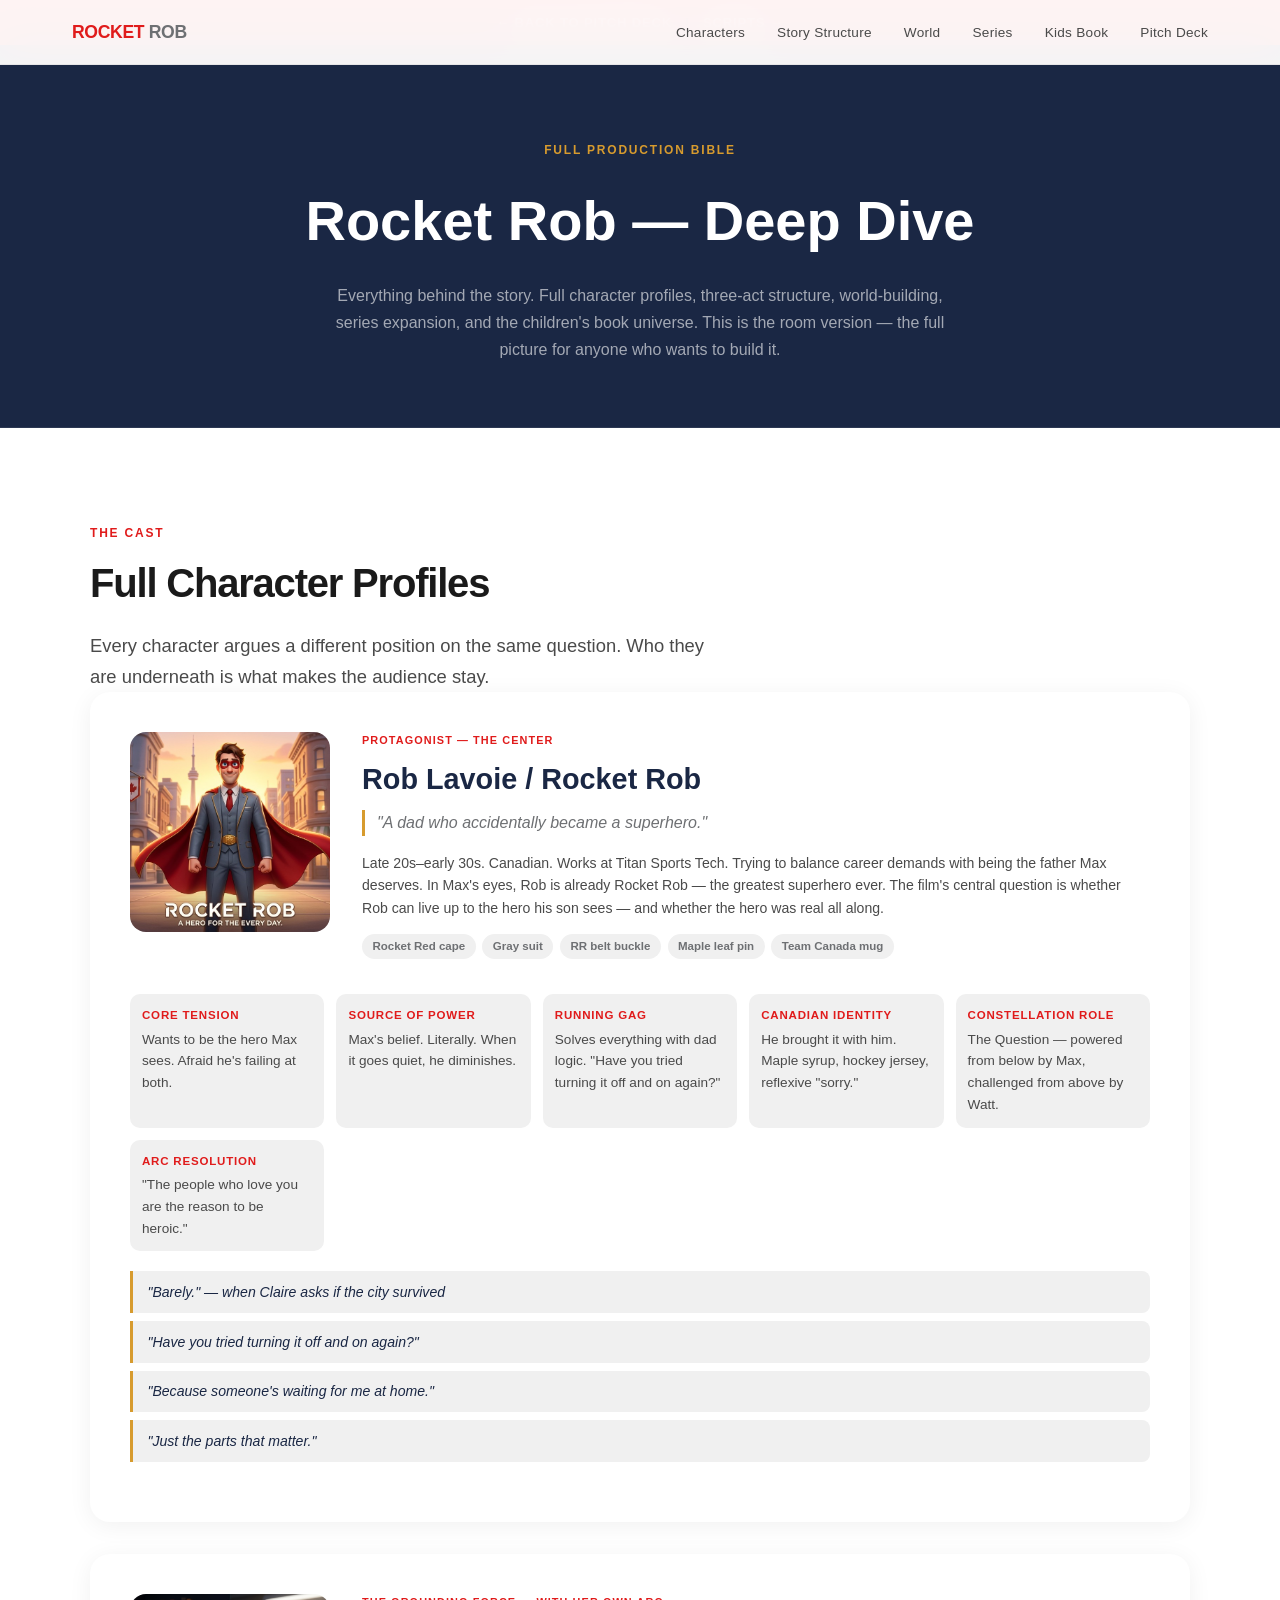
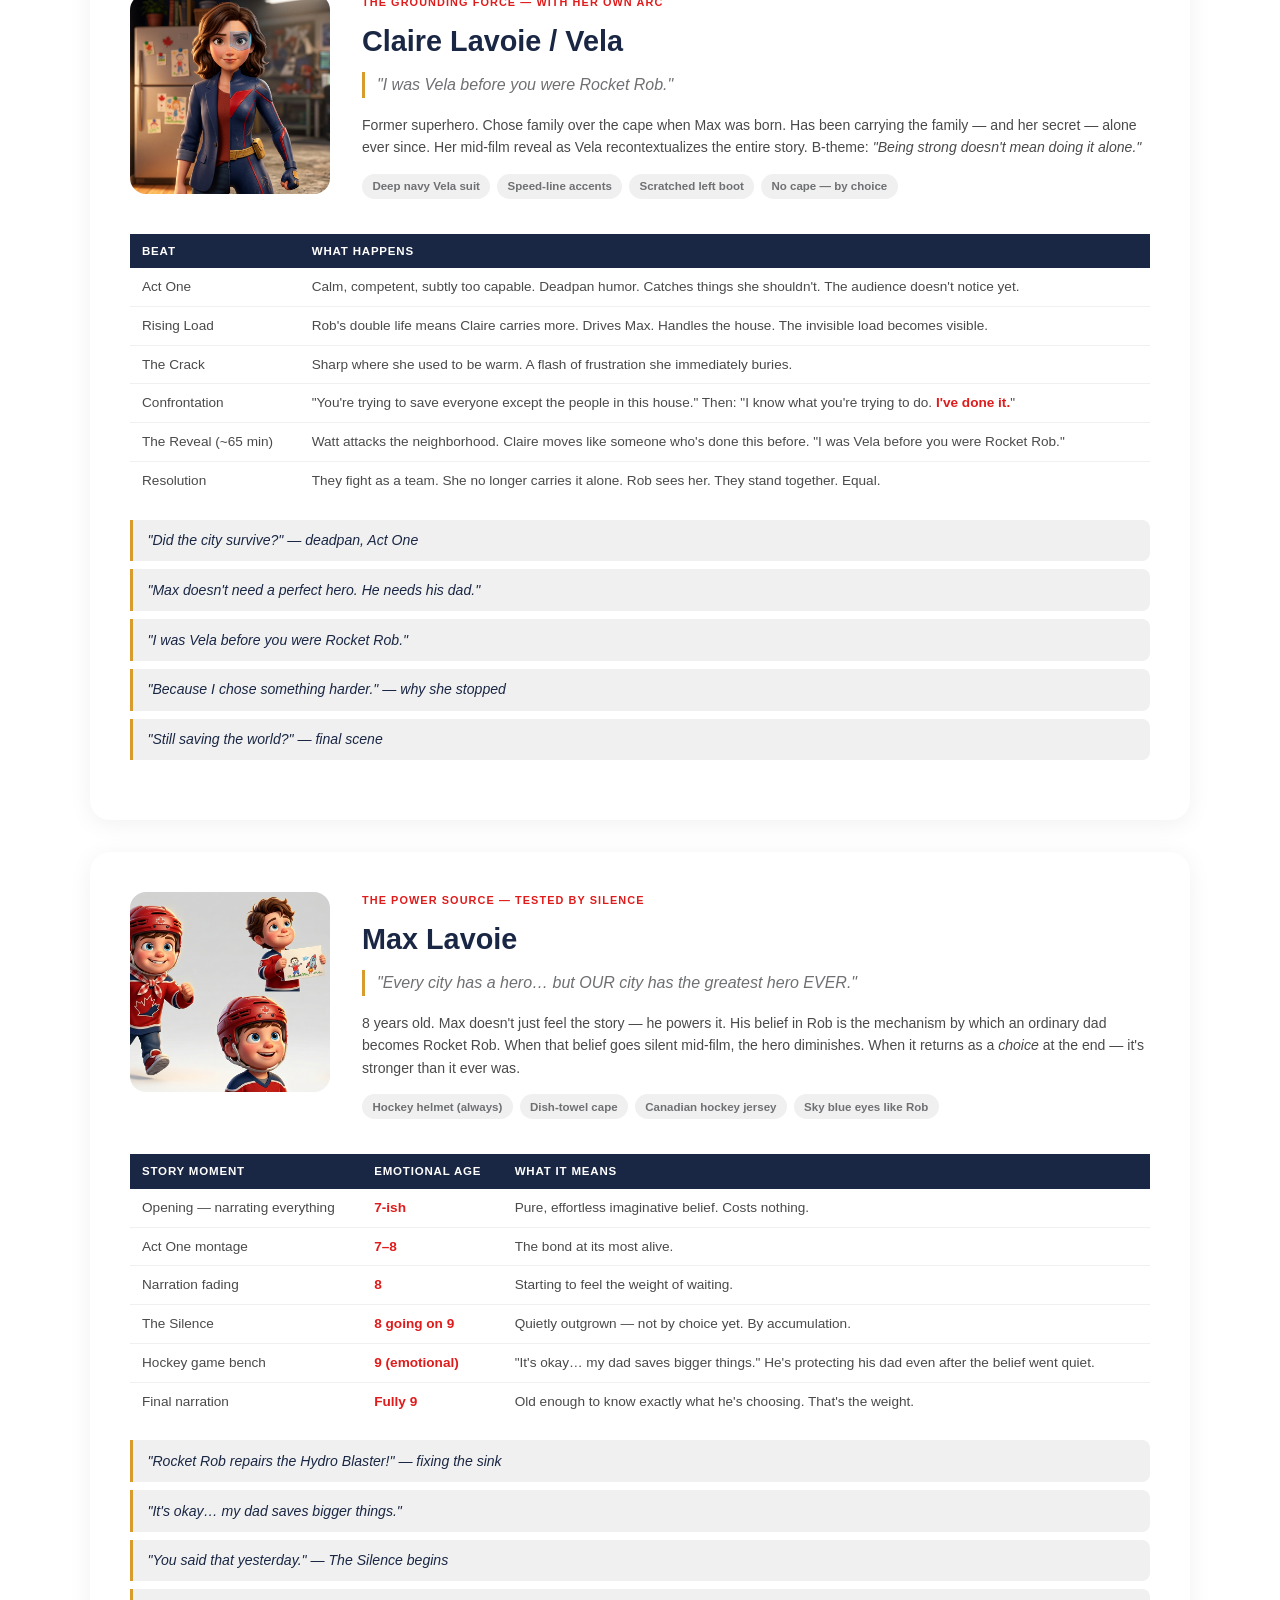
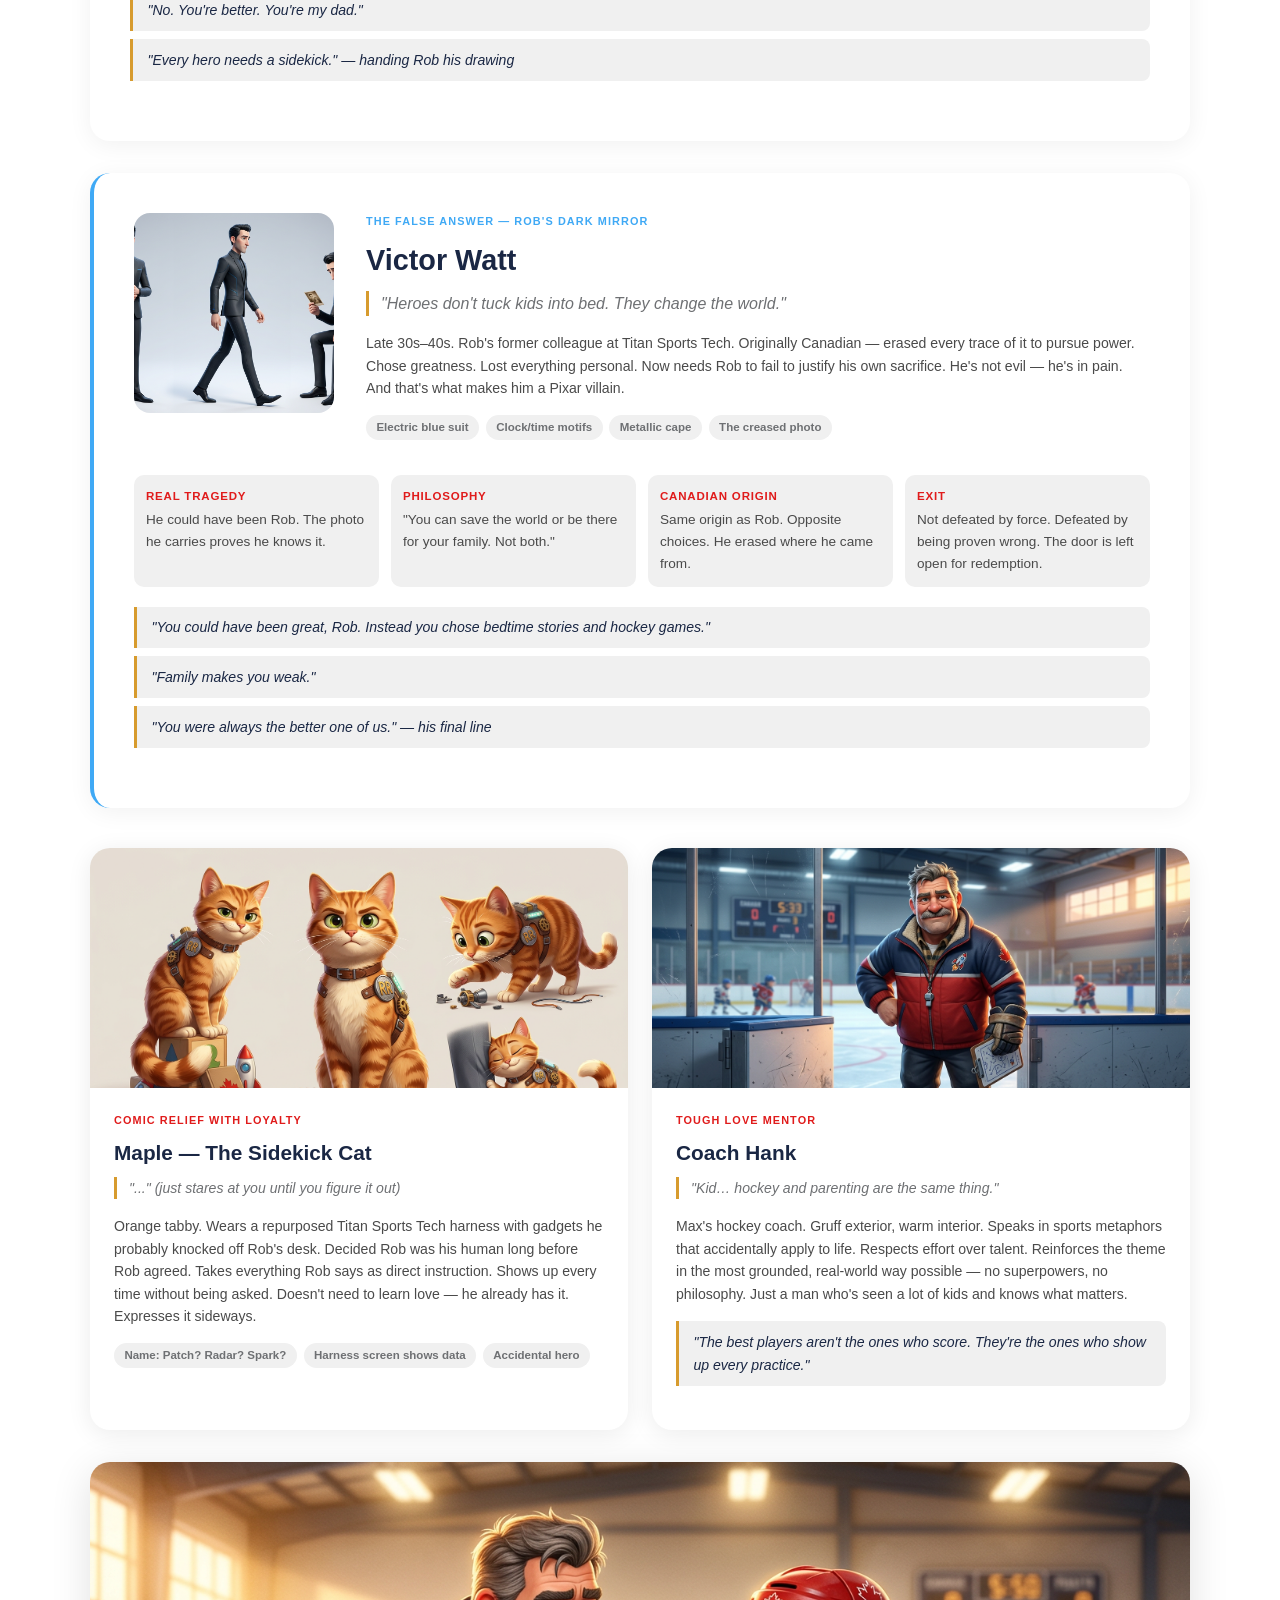
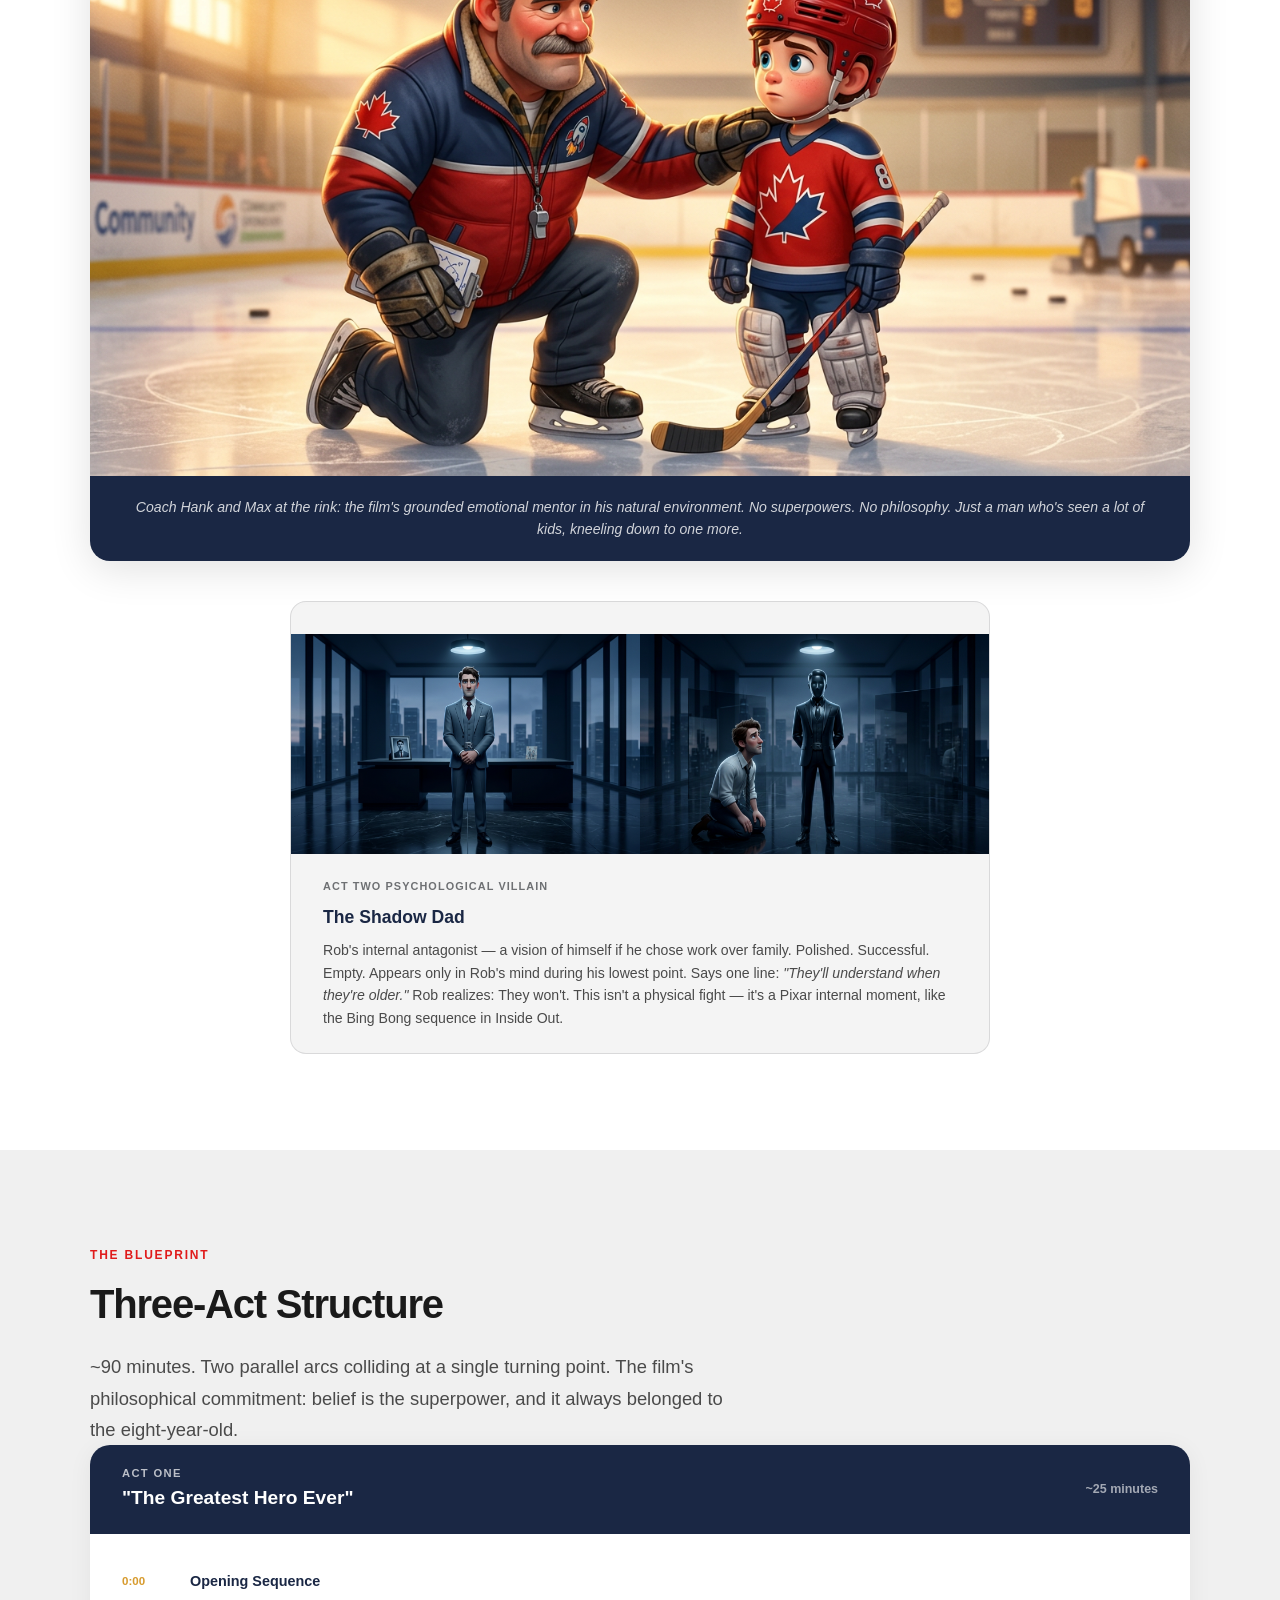
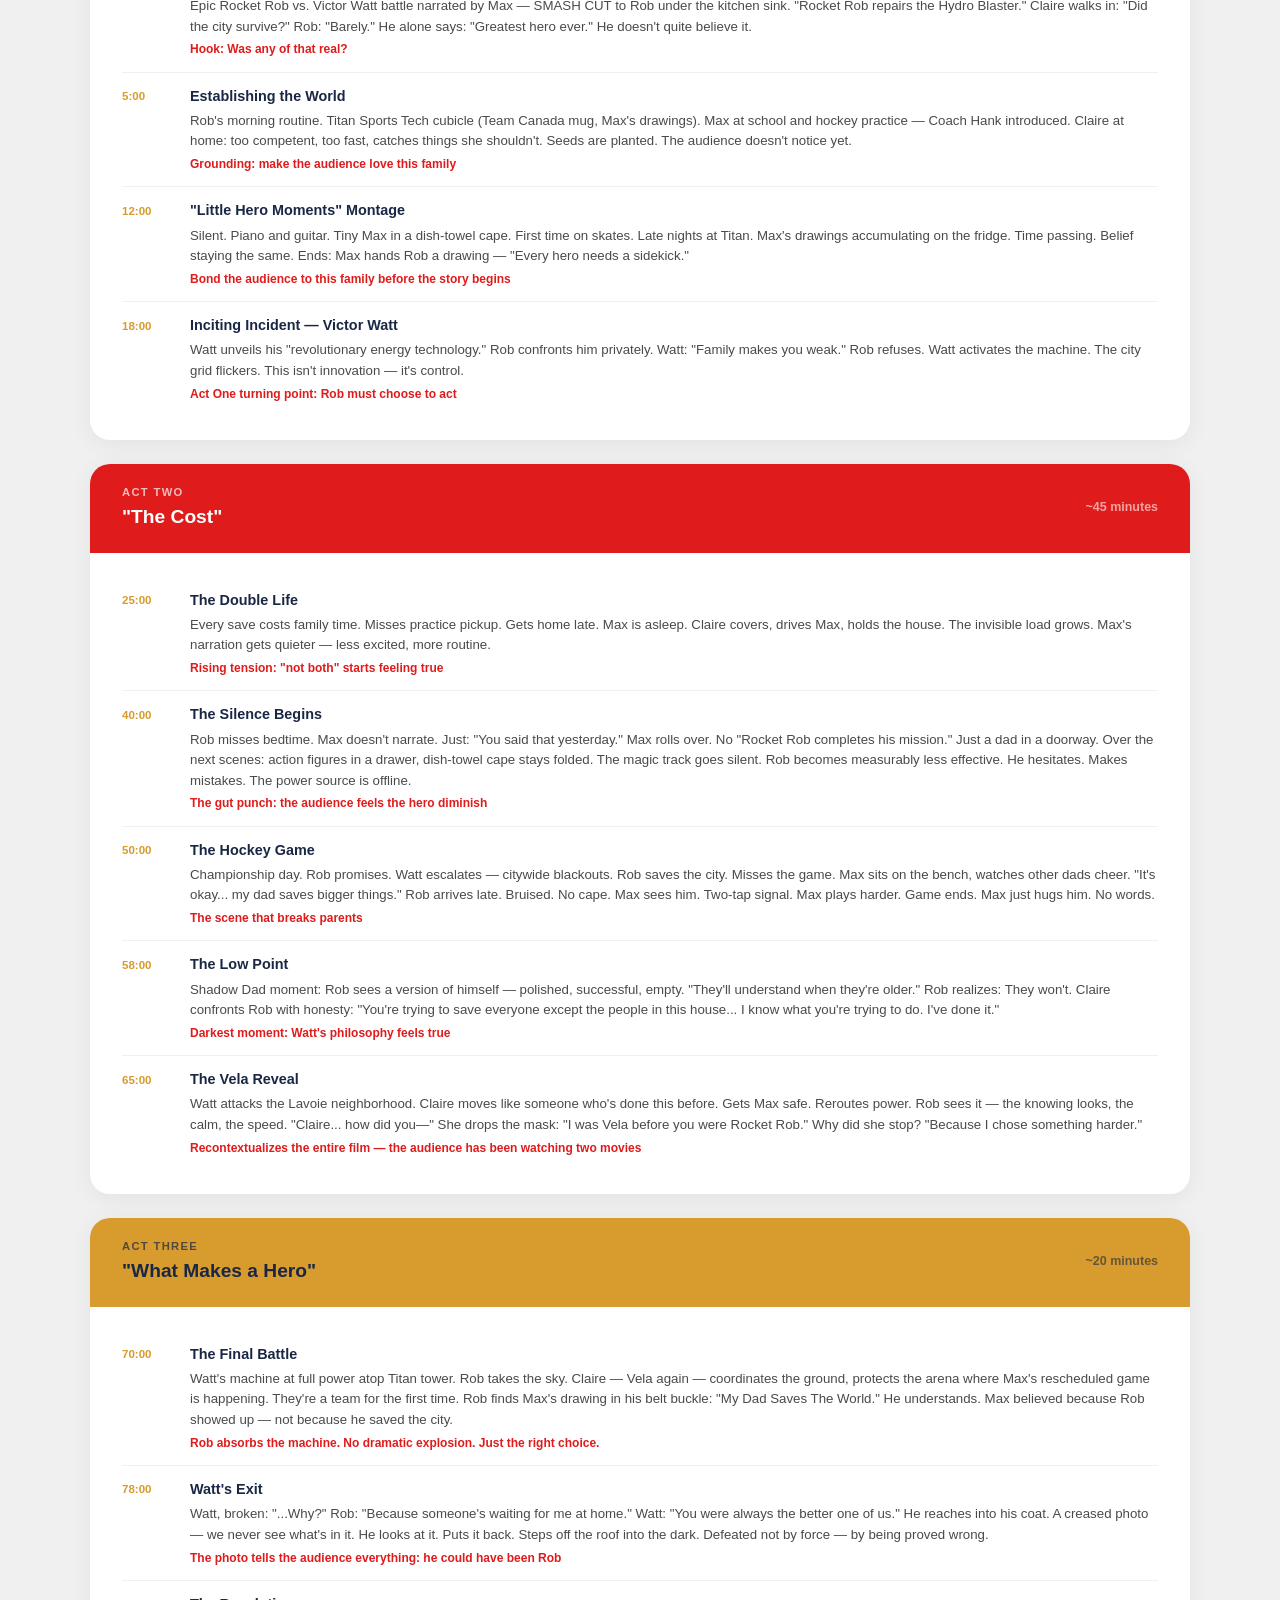
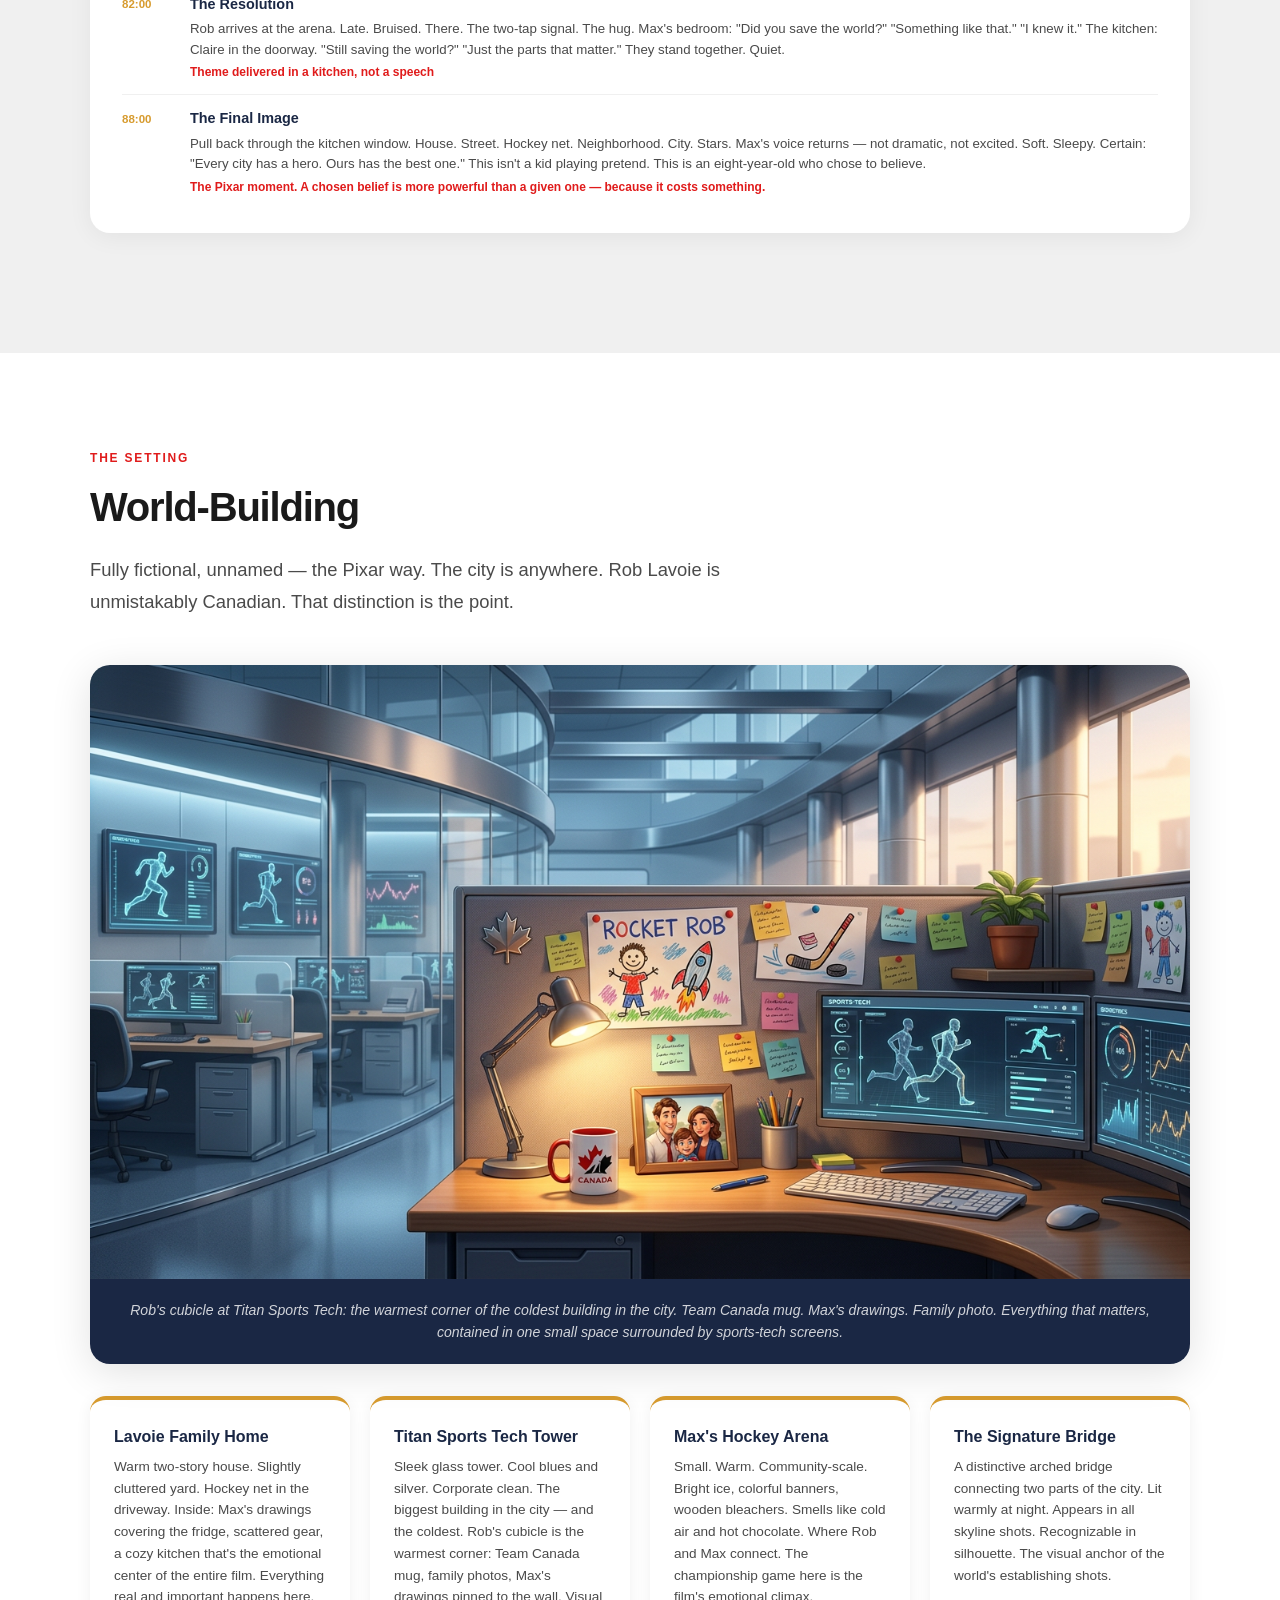
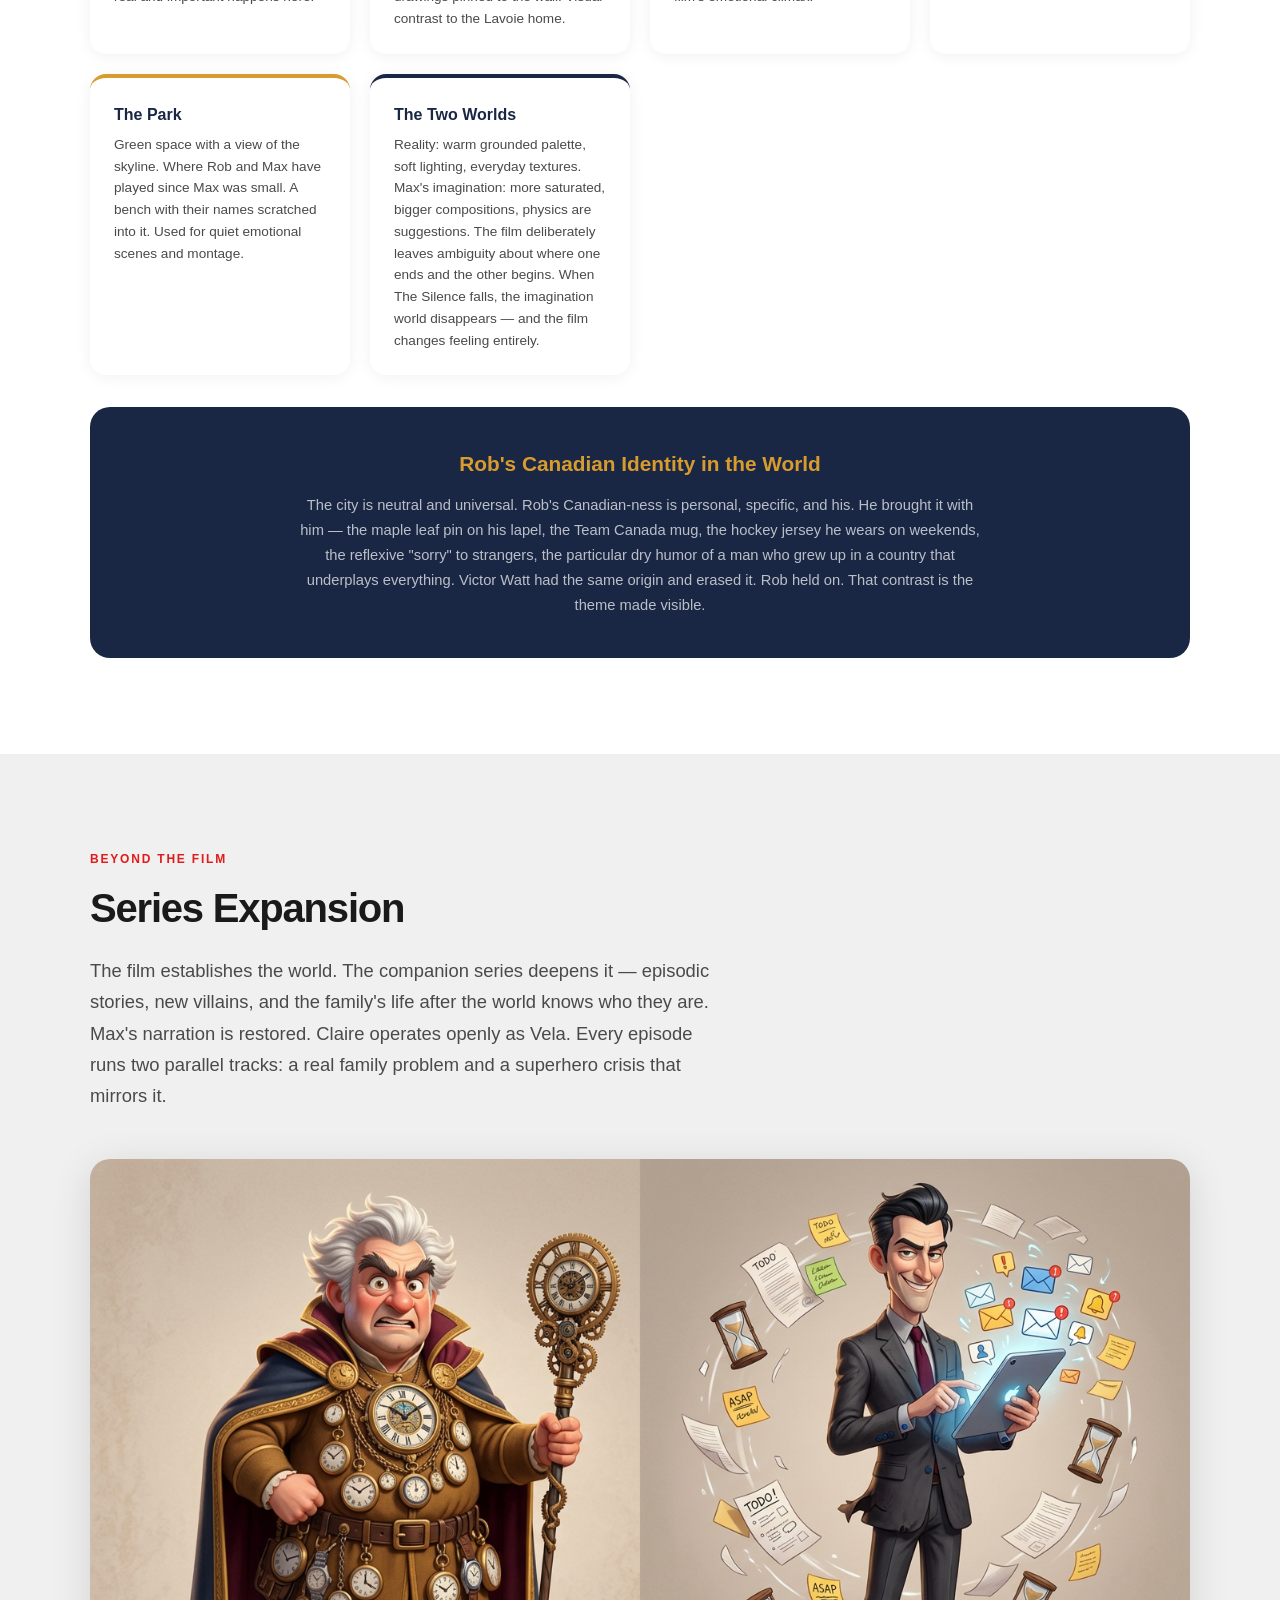
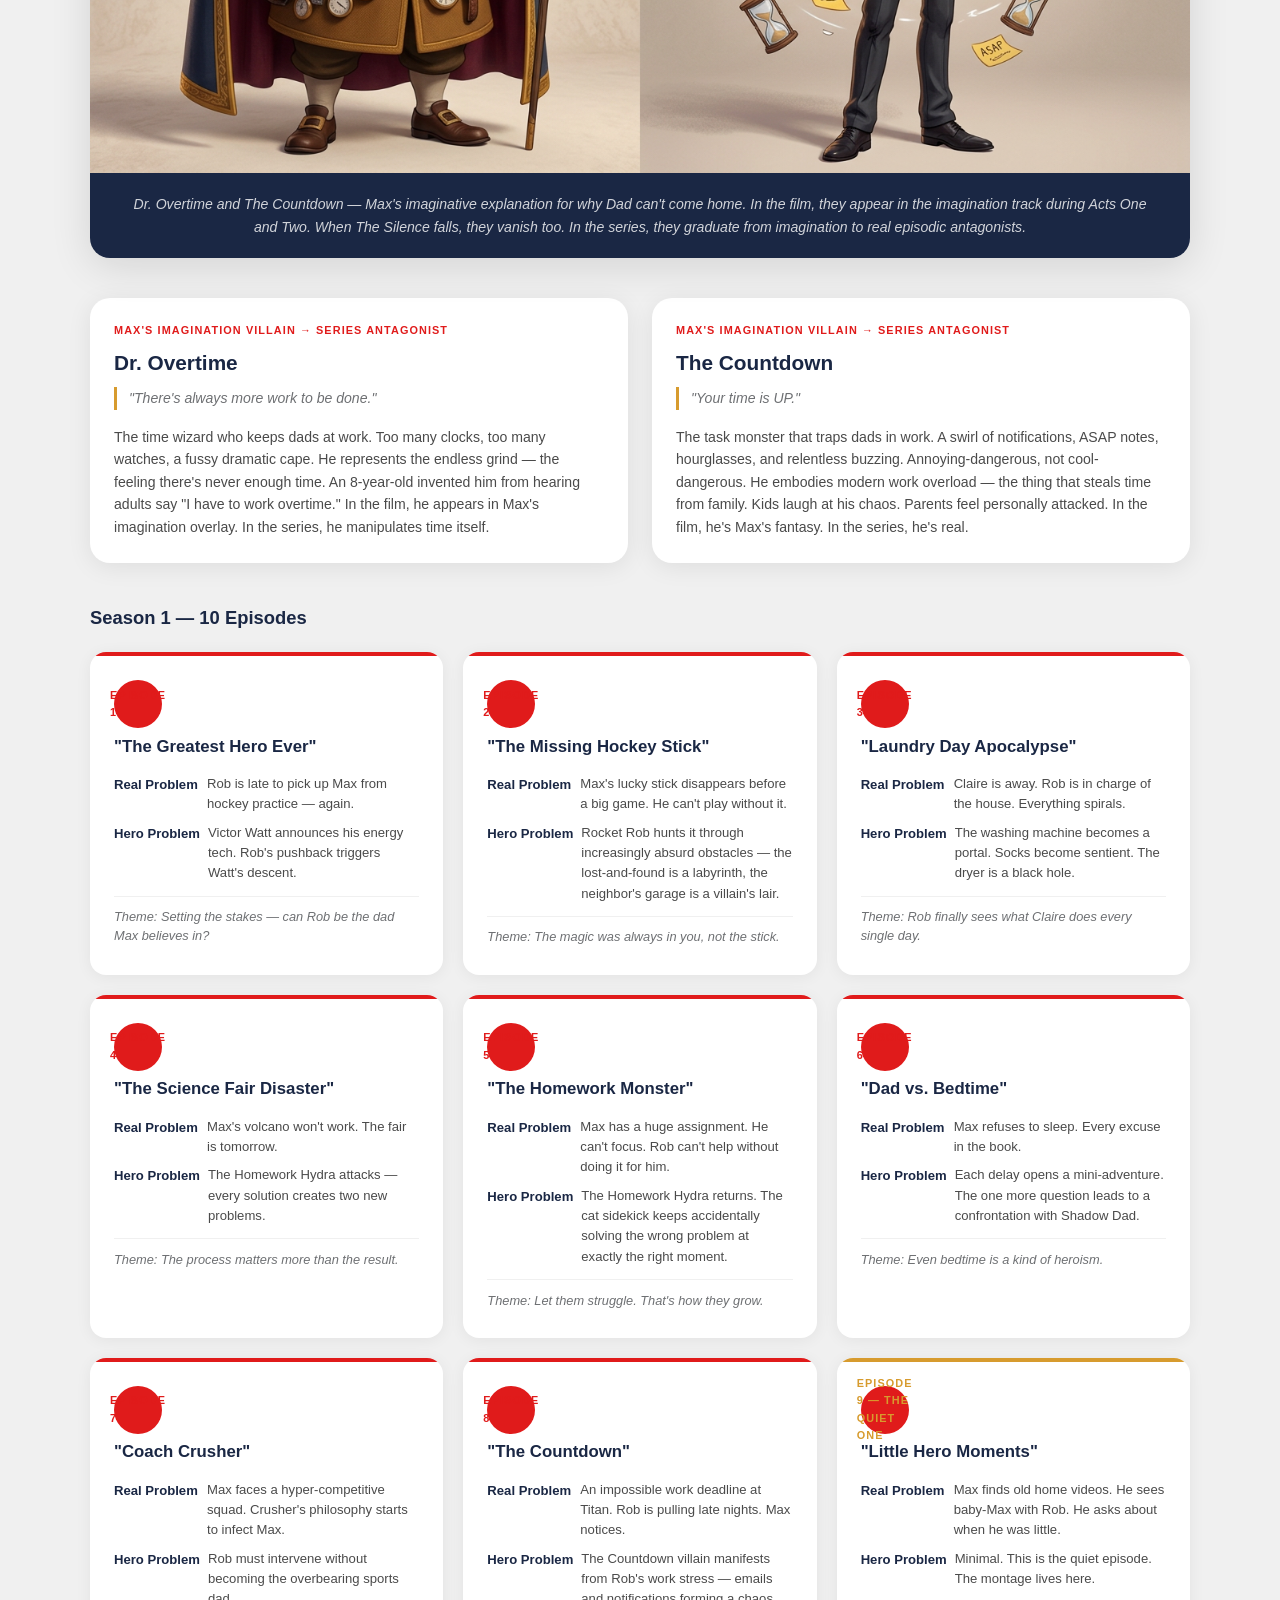
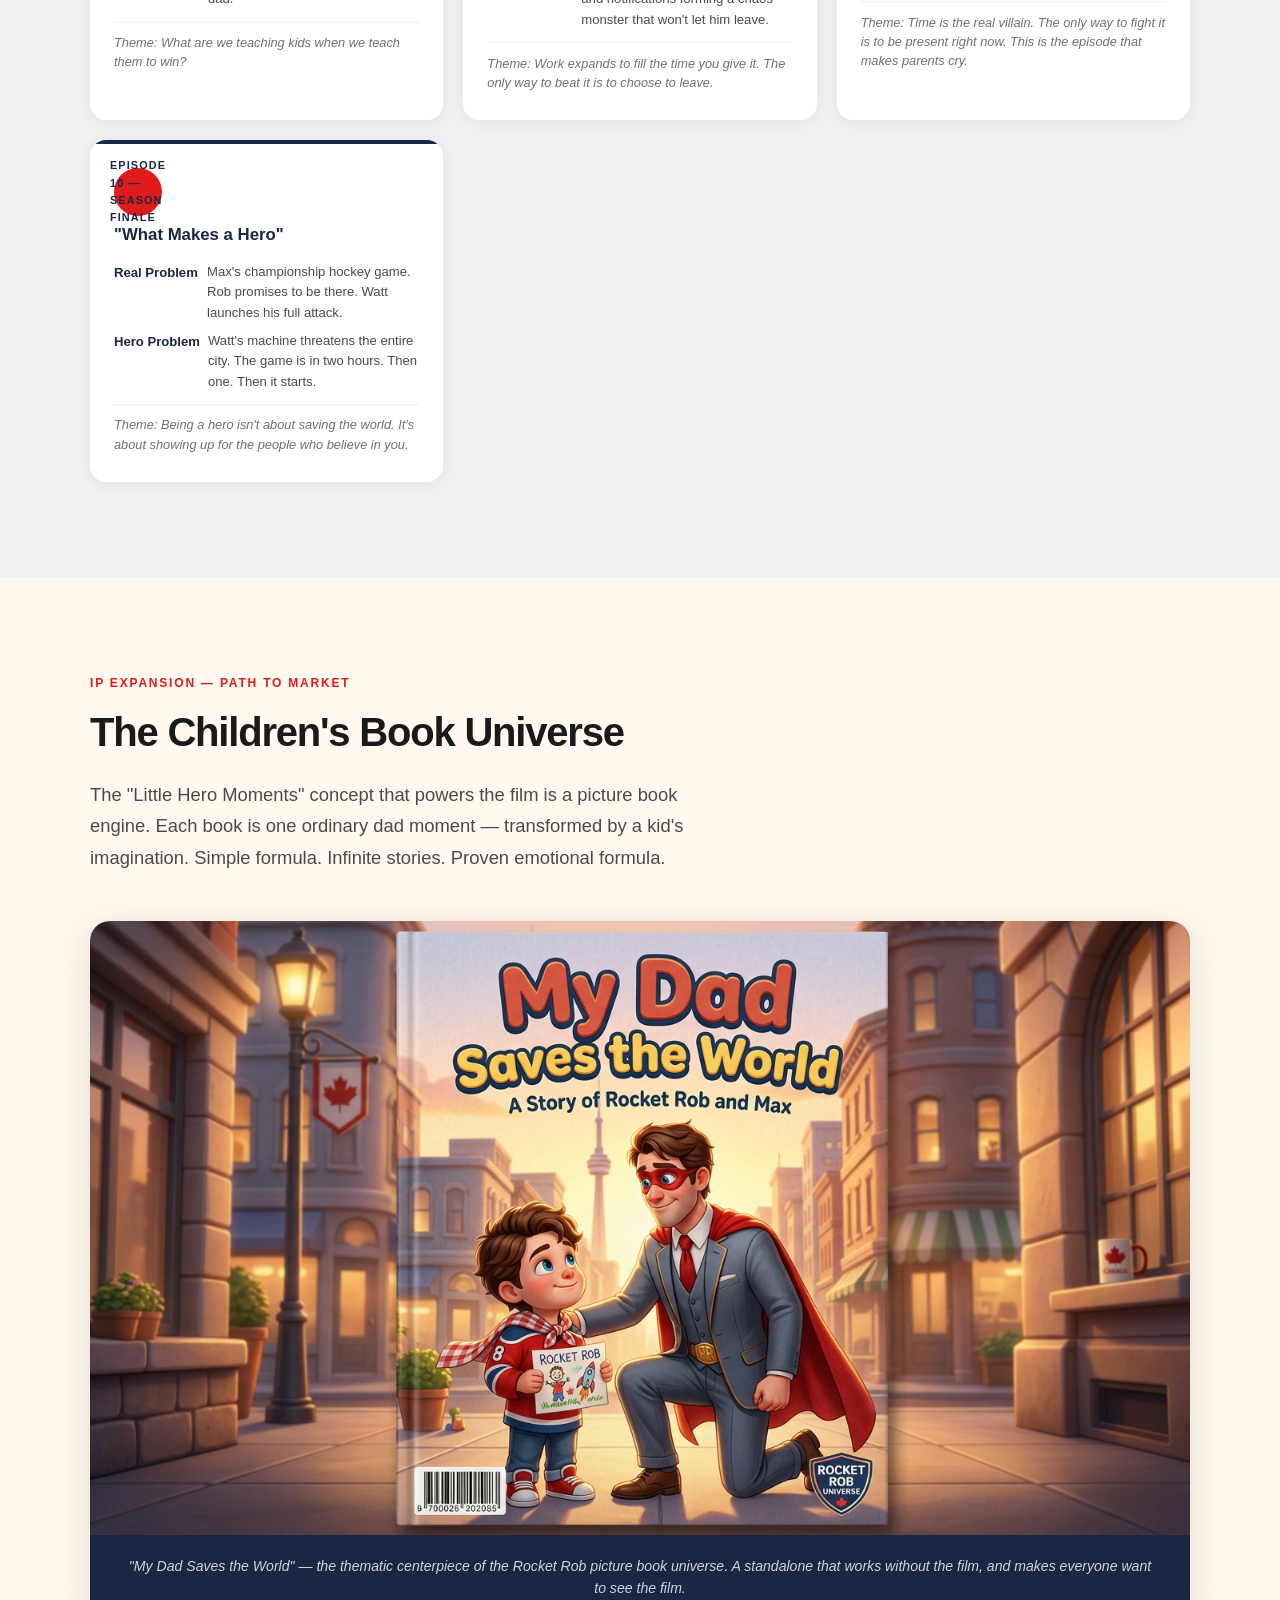
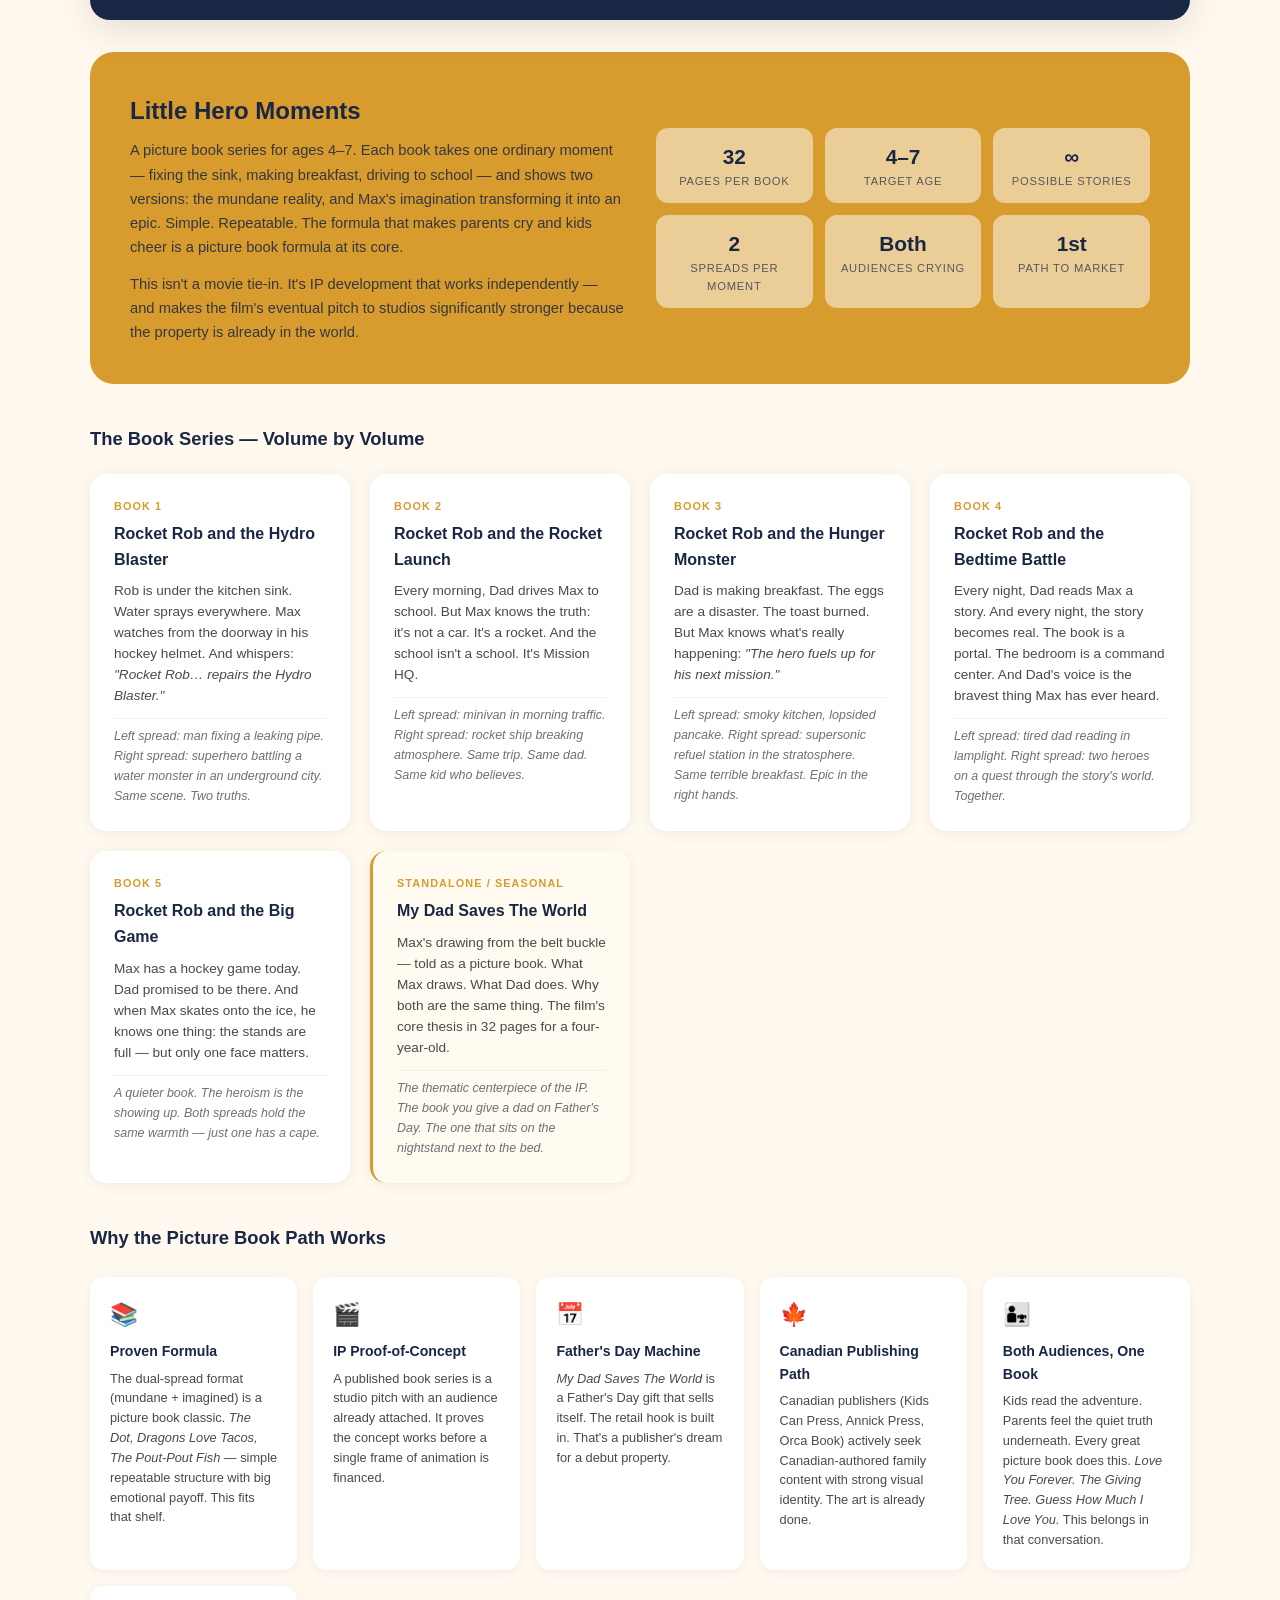
<file: docs/bible.html>
<!DOCTYPE html>
<html lang="en">
<head>
  <meta charset="UTF-8">
  <meta name="viewport" content="width=device-width, initial-scale=1.0">
  <title>Rocket Rob — Full Production Bible</title>
  <link rel="stylesheet" href="style.css">
  <style>
    /* ── Bible-page specific overrides ── */
    .bible-hero {
      background: var(--deep-navy);
      padding: 6rem 2rem 4rem;
      text-align: center;
      border-bottom: 1px solid rgba(255,255,255,0.08);
    }
    .bible-hero .section-label { color: var(--warm-gold); }
    .bible-hero h1 { color: var(--white); font-size: clamp(2rem,5vw,3.5rem); margin: 0.5rem 0 1rem; }
    .bible-hero p { color: rgba(255,255,255,0.6); max-width: 620px; margin: 0 auto; font-size: 1rem; line-height: 1.7; }

    /* Back link banner */
    .back-banner {
      background: var(--rocket-red);
      text-align: center;
      padding: 0.75rem;
      font-size: 0.82rem;
      font-weight: 700;
      letter-spacing: 0.06em;
      text-transform: uppercase;
    }
    .back-banner a { color: var(--white); text-decoration: none; }
    .back-banner a:hover { text-decoration: underline; }

    /* Profile cards */
    .profile-grid {
      display: grid;
      grid-template-columns: repeat(auto-fit, minmax(300px, 1fr));
      gap: 1.5rem;
      margin-top: 2.5rem;
    }
    .profile-card {
      background: var(--white);
      border-radius: 20px;
      overflow: hidden;
      box-shadow: 0 4px 24px rgba(0,0,0,0.08);
    }
    .profile-card-img {
      width: 100%;
      height: 240px;
      object-fit: cover;
      object-position: center top;
      display: block;
    }
    .profile-card-body { padding: 1.5rem; }
    .profile-card-role {
      font-size: 0.68rem;
      font-weight: 700;
      text-transform: uppercase;
      letter-spacing: 0.1em;
      color: var(--rocket-red);
      margin-bottom: 0.4rem;
    }
    .profile-card-name {
      font-size: 1.3rem;
      font-weight: 800;
      color: var(--deep-navy);
      margin-bottom: 0.5rem;
    }
    .profile-card-quote {
      font-style: italic;
      font-size: 0.88rem;
      color: var(--slate-gray);
      border-left: 3px solid var(--warm-gold);
      padding-left: 0.75rem;
      margin-bottom: 1rem;
    }
    .profile-card-body p { font-size: 0.88rem; line-height: 1.6; color: var(--text-medium); margin-bottom: 0.75rem; }
    .profile-card-body p:last-child { margin-bottom: 0; }
    .profile-tag {
      display: inline-block;
      background: var(--light-gray);
      border-radius: 20px;
      padding: 0.2rem 0.65rem;
      font-size: 0.72rem;
      font-weight: 600;
      color: var(--slate-gray);
      margin: 0.2rem 0.15rem 0.2rem 0;
    }

    /* Detail profile (full-width character deep-dive) */
    .profile-detail {
      background: var(--white);
      border-radius: 20px;
      padding: 2.5rem;
      margin-bottom: 2rem;
      box-shadow: 0 4px 24px rgba(0,0,0,0.06);
    }
    .profile-detail-header {
      display: flex;
      align-items: flex-start;
      gap: 2rem;
      margin-bottom: 2rem;
    }
    .profile-detail-img {
      width: 200px;
      min-width: 200px;
      height: 200px;
      object-fit: cover;
      object-position: center top;
      border-radius: 16px;
    }
    .profile-detail-meta { flex: 1; }
    .profile-detail h2 { font-size: 1.8rem; font-weight: 800; color: var(--deep-navy); margin: 0.25rem 0 0.5rem; }
    .profile-detail-subtitle { font-style: italic; font-size: 1rem; color: var(--slate-gray); margin-bottom: 1rem; border-left: 3px solid var(--warm-gold); padding-left: 0.75rem; }
    .profile-arc-table { width: 100%; border-collapse: collapse; margin: 1rem 0; font-size: 0.85rem; }
    .profile-arc-table th { background: var(--deep-navy); color: var(--white); padding: 0.5rem 0.75rem; text-align: left; font-size: 0.72rem; text-transform: uppercase; letter-spacing: 0.07em; }
    .profile-arc-table td { padding: 0.5rem 0.75rem; border-bottom: 1px solid var(--light-gray); color: var(--text-medium); vertical-align: top; }
    .profile-arc-table tr:last-child td { border-bottom: none; }
    .profile-arc-table em { color: var(--rocket-red); font-style: normal; font-weight: 600; }

    /* Trait grid */
    .trait-grid { display: grid; grid-template-columns: repeat(auto-fit, minmax(180px, 1fr)); gap: 0.75rem; margin: 1rem 0; }
    .trait-item { background: var(--light-gray); border-radius: 10px; padding: 0.75rem; }
    .trait-label { font-size: 0.72rem; font-weight: 700; text-transform: uppercase; letter-spacing: 0.07em; color: var(--rocket-red); margin-bottom: 0.25rem; }
    .trait-value { font-size: 0.85rem; color: var(--text-medium); }

    /* Key lines */
    .key-lines { margin: 1.25rem 0; }
    .key-line { background: var(--light-gray); border-left: 3px solid var(--warm-gold); padding: 0.6rem 0.9rem; margin-bottom: 0.5rem; font-style: italic; font-size: 0.88rem; color: var(--deep-navy); border-radius: 0 8px 8px 0; }

    /* Three-act structure */
    .act-block {
      background: var(--white);
      border-radius: 20px;
      margin-bottom: 1.5rem;
      overflow: hidden;
      box-shadow: 0 4px 24px rgba(0,0,0,0.06);
    }
    .act-header {
      padding: 1.25rem 2rem;
      display: flex;
      align-items: center;
      gap: 1rem;
    }
    .act-header--one { background: var(--deep-navy); }
    .act-header--two { background: var(--rocket-red); }
    .act-header--three { background: var(--warm-gold); }
    .act-number { font-size: 0.7rem; font-weight: 700; text-transform: uppercase; letter-spacing: 0.12em; opacity: 0.7; color: var(--white); }
    .act-title { font-size: 1.2rem; font-weight: 800; color: var(--white); }
    .act-header--three .act-number,
    .act-header--three .act-title { color: var(--deep-navy); }
    .act-runtime { margin-left: auto; font-size: 0.78rem; color: rgba(255,255,255,0.6); font-weight: 600; }
    .act-header--three .act-runtime { color: rgba(26,39,68,0.6); }
    .act-body { padding: 1.5rem 2rem; }
    .beat-row { display: flex; gap: 1rem; padding: 0.75rem 0; border-bottom: 1px solid var(--light-gray); align-items: flex-start; }
    .beat-row:last-child { border-bottom: none; }
    .beat-time { font-size: 0.72rem; font-weight: 700; color: var(--warm-gold); min-width: 52px; margin-top: 0.15rem; }
    .beat-content { flex: 1; }
    .beat-title { font-weight: 700; font-size: 0.9rem; color: var(--deep-navy); margin-bottom: 0.2rem; }
    .beat-desc { font-size: 0.83rem; color: var(--text-medium); line-height: 1.55; }
    .beat-emotional { font-size: 0.75rem; color: var(--rocket-red); font-weight: 600; margin-top: 0.2rem; }

    /* World-building */
    .world-grid {
      display: grid;
      grid-template-columns: repeat(auto-fit, minmax(260px, 1fr));
      gap: 1.25rem;
      margin-top: 1.5rem;
    }
    .world-card {
      background: var(--white);
      border-radius: 16px;
      padding: 1.5rem;
      box-shadow: 0 2px 16px rgba(0,0,0,0.06);
      border-top: 4px solid var(--warm-gold);
    }
    .world-card-name { font-size: 1rem; font-weight: 800; color: var(--deep-navy); margin-bottom: 0.4rem; }
    .world-card-desc { font-size: 0.85rem; color: var(--text-medium); line-height: 1.6; }

    /* Episode list */
    .episode-list { display: grid; grid-template-columns: repeat(auto-fill, minmax(300px, 1fr)); gap: 1.25rem; margin-top: 0.5rem; }
    .episode-card {
      background: var(--white);
      border-radius: 16px;
      padding: 1.75rem 1.5rem;
      box-shadow: 0 2px 16px rgba(0,0,0,0.06);
      position: relative;
      overflow: hidden;
    }
    .episode-card::before {
      content: '';
      position: absolute;
      top: 0;
      left: 0;
      width: 100%;
      height: 4px;
      background: var(--rocket-red);
    }
    .episode-number { font-size: 0.68rem; font-weight: 700; text-transform: uppercase; letter-spacing: 0.1em; color: var(--rocket-red); margin-bottom: 0.35rem; }
    .episode-title { font-size: 1.05rem; font-weight: 800; color: var(--deep-navy); margin-bottom: 0.85rem; }
    .episode-row { display: flex; gap: 0.5rem; margin-bottom: 0.5rem; font-size: 0.82rem; }
    .episode-row-label { font-weight: 700; color: var(--deep-navy); min-width: 85px; flex-shrink: 0; }
    .episode-row-text { color: var(--text-medium); line-height: 1.55; }
    .episode-theme { margin-top: 0.75rem; padding-top: 0.65rem; border-top: 1px solid var(--light-gray); font-size: 0.8rem; font-style: italic; color: var(--slate-gray); line-height: 1.5; }
    .episode-card--gold::before { background: var(--warm-gold); }
    .episode-card--navy::before { background: var(--deep-navy); }

    /* Children's book section */
    .book-section { background: #FFF9EF; }
    .book-hero-card {
      background: var(--warm-gold);
      border-radius: 24px;
      padding: 2.5rem;
      display: grid;
      grid-template-columns: 1fr 1fr;
      gap: 2rem;
      align-items: center;
      margin-bottom: 2.5rem;
    }
    .book-hero-card h3 { font-size: 1.5rem; font-weight: 800; color: var(--deep-navy); margin-bottom: 0.5rem; }
    .book-hero-card p { font-size: 0.92rem; color: var(--deep-navy); opacity: 0.85; line-height: 1.65; }
    .book-stats { display: grid; grid-template-columns: repeat(3, 1fr); gap: 0.75rem; }
    .book-stat { background: rgba(255,255,255,0.5); border-radius: 12px; padding: 0.75rem; text-align: center; }
    .book-stat-value { font-size: 1.3rem; font-weight: 800; color: var(--deep-navy); }
    .book-stat-label { font-size: 0.7rem; text-transform: uppercase; letter-spacing: 0.07em; color: var(--deep-navy); opacity: 0.7; }
    .book-series-grid { display: grid; grid-template-columns: repeat(auto-fit, minmax(240px, 1fr)); gap: 1.25rem; margin-bottom: 2.5rem; }
    .book-card {
      background: var(--white);
      border-radius: 16px;
      padding: 1.5rem;
      box-shadow: 0 2px 16px rgba(0,0,0,0.07);
    }
    .book-card-number { font-size: 0.68rem; font-weight: 700; text-transform: uppercase; letter-spacing: 0.1em; color: var(--warm-gold); margin-bottom: 0.35rem; }
    .book-card-title { font-size: 1rem; font-weight: 800; color: var(--deep-navy); margin-bottom: 0.5rem; }
    .book-card-hook { font-size: 0.85rem; color: var(--text-medium); margin-bottom: 0.75rem; line-height: 1.55; }
    .book-card-spread { font-size: 0.78rem; color: var(--slate-gray); font-style: italic; border-top: 1px solid var(--light-gray); padding-top: 0.5rem; }
    .book-why-grid { display: grid; grid-template-columns: repeat(auto-fit, minmax(200px, 1fr)); gap: 1rem; margin-top: 1.5rem; }
    .book-why-card { background: var(--white); border-radius: 14px; padding: 1.25rem; box-shadow: 0 2px 12px rgba(0,0,0,0.06); }
    .book-why-icon { font-size: 1.4rem; margin-bottom: 0.5rem; }
    .book-why-title { font-size: 0.88rem; font-weight: 700; color: var(--deep-navy); margin-bottom: 0.35rem; }
    .book-why-body { font-size: 0.8rem; color: var(--text-medium); line-height: 1.55; }

    /* Theme summary */
    .theme-summary {
      background: var(--deep-navy);
      border-radius: 20px;
      padding: 2.5rem;
      text-align: center;
      margin-top: 3rem;
    }
    .theme-summary h3 { color: var(--warm-gold); font-size: 1.3rem; margin-bottom: 0.75rem; }
    .theme-summary p { color: rgba(255,255,255,0.7); font-size: 0.92rem; line-height: 1.7; max-width: 680px; margin: 0 auto; }

    /* Responsive */
    @media (max-width: 768px) {
      .profile-detail-header { flex-direction: column; }
      .profile-detail-img { width: 100%; min-width: 0; height: 220px; }
      .profile-grid { grid-template-columns: 1fr; }
      .book-hero-card { grid-template-columns: 1fr; }
      .book-series-grid { grid-template-columns: 1fr; }
      .book-why-grid { grid-template-columns: 1fr; }
      .world-grid { grid-template-columns: 1fr; }
      .episode-list { grid-template-columns: 1fr; }
      .trait-grid { grid-template-columns: 1fr; }
      .act-header { flex-wrap: wrap; }
      .act-runtime { margin-left: 0; }
      .act-body { padding: 1.25rem; }
      .profile-detail { padding: 1.5rem; }
      .bible-hero { padding: 5rem 1.5rem 3rem; }
      .beat-row { flex-direction: column; gap: 0.25rem; }
      .beat-time { min-width: unset; }
      .book-stats { grid-template-columns: 1fr; }
      .episode-row { flex-direction: column; gap: 0.15rem; }
      .episode-row-label { min-width: unset; }
    }
    @media (max-width: 480px) {
      .book-hero-card { padding: 1.5rem; }
      .book-hero-card h3 { font-size: 1.2rem; }
      .profile-card-img { height: 200px; }
      .profile-arc-table { font-size: 0.78rem; }
      .profile-arc-table th, .profile-arc-table td { padding: 0.4rem 0.5rem; }
    }
  </style>
</head>
<body>

<!-- Back banner -->
<div class="back-banner">
  <a href="index.html">← Back to Pitch Deck</a>
  &nbsp;&nbsp;|&nbsp;&nbsp;
  <a href="scripts.html">Scripts →</a>
</div>

<!-- Navigation -->
<nav id="nav">
  <div class="nav-inner">
    <div class="nav-logo">ROCKET <span>ROB</span></div>
    <button class="nav-hamburger" id="hamburger" aria-label="Menu">
      <span></span><span></span><span></span>
    </button>
    <ul class="nav-links" id="nav-links">
      <li><a href="#characters">Characters</a></li>
      <li><a href="#structure">Story Structure</a></li>
      <li><a href="#world">World</a></li>
      <li><a href="#expansion">Series</a></li>
      <li><a href="#book">Kids Book</a></li>
      <li><a href="index.html" class="back-link">Pitch Deck</a></li>
    </ul>
  </div>
</nav>

<!-- Hero -->
<div class="bible-hero">
  <div class="section-label">Full Production Bible</div>
  <h1>Rocket Rob — Deep Dive</h1>
  <p>Everything behind the story. Full character profiles, three-act structure, world-building, series expansion, and the children's book universe. This is the room version — the full picture for anyone who wants to build it.</p>
</div>


<!-- ═══════════════════════════════════════ -->
<!-- CHARACTER PROFILES                       -->
<!-- ═══════════════════════════════════════ -->

<section id="characters">
  <div class="container">
    <div class="section-label">The Cast</div>
    <h2 class="section-title">Full Character Profiles</h2>
    <p class="section-subtitle">Every character argues a different position on the same question. Who they are underneath is what makes the audience stay.</p>

    <!-- ROB -->
    <div class="profile-detail">
      <div class="profile-detail-header">
        <img class="profile-detail-img" src="assets/rob-street-pose.png" alt="Rocket Rob">
        <div class="profile-detail-meta">
          <div class="profile-card-role">Protagonist — The Center</div>
          <h2>Rob Lavoie / Rocket Rob</h2>
          <div class="profile-detail-subtitle">"A dad who accidentally became a superhero."</div>
          <p style="font-size:0.88rem;color:var(--text-medium);line-height:1.6;">Late 20s–early 30s. Canadian. Works at Titan Sports Tech. Trying to balance career demands with being the father Max deserves. In Max's eyes, Rob is already Rocket Rob — the greatest superhero ever. The film's central question is whether Rob can live up to the hero his son sees — and whether the hero was real all along.</p>
          <div style="margin-top:0.75rem;">
            <span class="profile-tag">Rocket Red cape</span>
            <span class="profile-tag">Gray suit</span>
            <span class="profile-tag">RR belt buckle</span>
            <span class="profile-tag">Maple leaf pin</span>
            <span class="profile-tag">Team Canada mug</span>
          </div>
        </div>
      </div>
      <div class="trait-grid">
        <div class="trait-item"><div class="trait-label">Core Tension</div><div class="trait-value">Wants to be the hero Max sees. Afraid he's failing at both.</div></div>
        <div class="trait-item"><div class="trait-label">Source of Power</div><div class="trait-value">Max's belief. Literally. When it goes quiet, he diminishes.</div></div>
        <div class="trait-item"><div class="trait-label">Running Gag</div><div class="trait-value">Solves everything with dad logic. "Have you tried turning it off and on again?"</div></div>
        <div class="trait-item"><div class="trait-label">Canadian Identity</div><div class="trait-value">He brought it with him. Maple syrup, hockey jersey, reflexive "sorry."</div></div>
        <div class="trait-item"><div class="trait-label">Constellation Role</div><div class="trait-value">The Question — powered from below by Max, challenged from above by Watt.</div></div>
        <div class="trait-item"><div class="trait-label">Arc Resolution</div><div class="trait-value">"The people who love you are the reason to be heroic."</div></div>
      </div>
      <div class="key-lines">
        <div class="key-line">"Barely." — when Claire asks if the city survived</div>
        <div class="key-line">"Have you tried turning it off and on again?"</div>
        <div class="key-line">"Because someone's waiting for me at home."</div>
        <div class="key-line">"Just the parts that matter."</div>
      </div>
    </div>

    <!-- CLAIRE -->
    <div class="profile-detail">
      <div class="profile-detail-header">
        <img class="profile-detail-img" src="assets/claire-velocity-split.png" alt="Claire Lavoie / Vela">
        <div class="profile-detail-meta">
          <div class="profile-card-role">The Grounding Force — With Her Own Arc</div>
          <h2>Claire Lavoie / Vela</h2>
          <div class="profile-detail-subtitle">"I was Vela before you were Rocket Rob."</div>
          <p style="font-size:0.88rem;color:var(--text-medium);line-height:1.6;">Former superhero. Chose family over the cape when Max was born. Has been carrying the family — and her secret — alone ever since. Her mid-film reveal as Vela recontextualizes the entire story. B-theme: <em>"Being strong doesn't mean doing it alone."</em></p>
          <div style="margin-top:0.75rem;">
            <span class="profile-tag">Deep navy Vela suit</span>
            <span class="profile-tag">Speed-line accents</span>
            <span class="profile-tag">Scratched left boot</span>
            <span class="profile-tag">No cape — by choice</span>
          </div>
        </div>
      </div>
      <table class="profile-arc-table">
        <tr><th>Beat</th><th>What Happens</th></tr>
        <tr><td>Act One</td><td>Calm, competent, subtly too capable. Deadpan humor. Catches things she shouldn't. The audience doesn't notice yet.</td></tr>
        <tr><td>Rising Load</td><td>Rob's double life means Claire carries more. Drives Max. Handles the house. The invisible load becomes visible.</td></tr>
        <tr><td>The Crack</td><td>Sharp where she used to be warm. A flash of frustration she immediately buries.</td></tr>
        <tr><td>Confrontation</td><td>"You're trying to save everyone except the people in this house." Then: "I know what you're trying to do. <em>I've done it.</em>"</td></tr>
        <tr><td>The Reveal (~65 min)</td><td>Watt attacks the neighborhood. Claire moves like someone who's done this before. "I was Vela before you were Rocket Rob."</td></tr>
        <tr><td>Resolution</td><td>They fight as a team. She no longer carries it alone. Rob sees her. They stand together. Equal.</td></tr>
      </table>
      <div class="key-lines">
        <div class="key-line">"Did the city survive?" — deadpan, Act One</div>
        <div class="key-line">"Max doesn't need a perfect hero. He needs his dad."</div>
        <div class="key-line">"I was Vela before you were Rocket Rob."</div>
        <div class="key-line">"Because I chose something harder." — why she stopped</div>
        <div class="key-line">"Still saving the world?" — final scene</div>
      </div>
    </div>

    <!-- MAX -->
    <div class="profile-detail">
      <div class="profile-detail-header">
        <img class="profile-detail-img" src="assets/max-character-sheet.png" alt="Max Lavoie">
        <div class="profile-detail-meta">
          <div class="profile-card-role">The Power Source — Tested by Silence</div>
          <h2>Max Lavoie</h2>
          <div class="profile-detail-subtitle">"Every city has a hero… but OUR city has the greatest hero EVER."</div>
          <p style="font-size:0.88rem;color:var(--text-medium);line-height:1.6;">8 years old. Max doesn't just feel the story — he powers it. His belief in Rob is the mechanism by which an ordinary dad becomes Rocket Rob. When that belief goes silent mid-film, the hero diminishes. When it returns as a <em>choice</em> at the end — it's stronger than it ever was.</p>
          <div style="margin-top:0.75rem;">
            <span class="profile-tag">Hockey helmet (always)</span>
            <span class="profile-tag">Dish-towel cape</span>
            <span class="profile-tag">Canadian hockey jersey</span>
            <span class="profile-tag">Sky blue eyes like Rob</span>
          </div>
        </div>
      </div>
      <table class="profile-arc-table">
        <tr><th>Story Moment</th><th>Emotional Age</th><th>What It Means</th></tr>
        <tr><td>Opening — narrating everything</td><td><em>7-ish</em></td><td>Pure, effortless imaginative belief. Costs nothing.</td></tr>
        <tr><td>Act One montage</td><td><em>7–8</em></td><td>The bond at its most alive.</td></tr>
        <tr><td>Narration fading</td><td><em>8</em></td><td>Starting to feel the weight of waiting.</td></tr>
        <tr><td>The Silence</td><td><em>8 going on 9</em></td><td>Quietly outgrown — not by choice yet. By accumulation.</td></tr>
        <tr><td>Hockey game bench</td><td><em>9 (emotional)</em></td><td>"It's okay… my dad saves bigger things." He's protecting his dad even after the belief went quiet.</td></tr>
        <tr><td>Final narration</td><td><em>Fully 9</em></td><td>Old enough to know exactly what he's choosing. That's the weight.</td></tr>
      </table>
      <div class="key-lines">
        <div class="key-line">"Rocket Rob repairs the Hydro Blaster!" — fixing the sink</div>
        <div class="key-line">"It's okay… my dad saves bigger things."</div>
        <div class="key-line">"You said that yesterday." — The Silence begins</div>
        <div class="key-line">"No. You're better. You're my dad."</div>
        <div class="key-line">"Every hero needs a sidekick." — handing Rob his drawing</div>
      </div>
    </div>

    <!-- VICTOR WATT -->
    <div class="profile-detail" style="border-left: 4px solid #3FA9F5;">
      <div class="profile-detail-header">
        <img class="profile-detail-img" src="assets/victor-volt.png" alt="Victor Watt">
        <div class="profile-detail-meta">
          <div class="profile-card-role" style="color:#3FA9F5;">The False Answer — Rob's Dark Mirror</div>
          <h2>Victor Watt</h2>
          <div class="profile-detail-subtitle">"Heroes don't tuck kids into bed. They change the world."</div>
          <p style="font-size:0.88rem;color:var(--text-medium);line-height:1.6;">Late 30s–40s. Rob's former colleague at Titan Sports Tech. Originally Canadian — erased every trace of it to pursue power. Chose greatness. Lost everything personal. Now needs Rob to fail to justify his own sacrifice. He's not evil — he's in pain. And that's what makes him a Pixar villain.</p>
          <div style="margin-top:0.75rem;">
            <span class="profile-tag">Electric blue suit</span>
            <span class="profile-tag">Clock/time motifs</span>
            <span class="profile-tag">Metallic cape</span>
            <span class="profile-tag">The creased photo</span>
          </div>
        </div>
      </div>
      <div class="trait-grid">
        <div class="trait-item"><div class="trait-label">Real Tragedy</div><div class="trait-value">He could have been Rob. The photo he carries proves he knows it.</div></div>
        <div class="trait-item"><div class="trait-label">Philosophy</div><div class="trait-value">"You can save the world or be there for your family. Not both."</div></div>
        <div class="trait-item"><div class="trait-label">Canadian Origin</div><div class="trait-value">Same origin as Rob. Opposite choices. He erased where he came from.</div></div>
        <div class="trait-item"><div class="trait-label">Exit</div><div class="trait-value">Not defeated by force. Defeated by being proven wrong. The door is left open for redemption.</div></div>
      </div>
      <div class="key-lines">
        <div class="key-line">"You could have been great, Rob. Instead you chose bedtime stories and hockey games."</div>
        <div class="key-line">"Family makes you weak."</div>
        <div class="key-line">"You were always the better one of us." — his final line</div>
      </div>
    </div>

    <!-- SUPPORTING CAST: 2-up -->
    <div class="profile-grid">
      <div class="profile-card">
        <img class="profile-card-img" src="assets/cat-sidekick-concept.png" alt="The Cat Sidekick">
        <div class="profile-card-body">
          <div class="profile-card-role">Comic Relief with Loyalty</div>
          <div class="profile-card-name">Maple — The Sidekick Cat</div>
          <div class="profile-card-quote">"..." (just stares at you until you figure it out)</div>
          <p>Orange tabby. Wears a repurposed Titan Sports Tech harness with gadgets he probably knocked off Rob's desk. Decided Rob was his human long before Rob agreed. Takes everything Rob says as direct instruction. Shows up every time without being asked. Doesn't need to learn love — he already has it. Expresses it sideways.</p>
          <div>
            <span class="profile-tag">Name: Patch? Radar? Spark?</span>
            <span class="profile-tag">Harness screen shows data</span>
            <span class="profile-tag">Accidental hero</span>
          </div>
        </div>
      </div>
      <div class="profile-card">
        <img class="profile-card-img" src="assets/coach-hank-character-concept.png" alt="Coach Hank — character concept">
        <div class="profile-card-body">
          <div class="profile-card-role">Tough Love Mentor</div>
          <div class="profile-card-name">Coach Hank</div>
          <div class="profile-card-quote">"Kid… hockey and parenting are the same thing."</div>
          <p>Max's hockey coach. Gruff exterior, warm interior. Speaks in sports metaphors that accidentally apply to life. Respects effort over talent. Reinforces the theme in the most grounded, real-world way possible — no superpowers, no philosophy. Just a man who's seen a lot of kids and knows what matters.</p>
          <div class="key-lines" style="margin-top:1rem;">
            <div class="key-line">"The best players aren't the ones who score. They're the ones who show up every practice."</div>
          </div>
        </div>
      </div>
    </div>

    <!-- Coach Hank rink moment -->
    <div class="scene-featured" style="margin-top:2rem;">
      <img src="assets/coach-hank-max-rink-moment.png" alt="Coach Hank and Max — rink side mentor moment">
      <div class="scene-featured-caption">Coach Hank and Max at the rink: the film's grounded emotional mentor in his natural environment. No superpowers. No philosophy. Just a man who's seen a lot of kids, kneeling down to one more.</div>
    </div>

    <!-- Shadow Dad callout -->
    <div class="constellation-theme" style="margin-top:2.5rem;background:rgba(110,112,115,0.08);border-radius:16px;overflow:hidden;border:1px solid rgba(110,112,115,0.2);text-align:left;">
      <div style="display:grid;grid-template-columns:1fr 1fr;gap:0;">
        <img src="assets/shadow-dad-concept.png" alt="Shadow Dad concept" style="width:100%;height:220px;object-fit:cover;object-position:center top;display:block;">
        <img src="assets/shadow-dad-scene-still.png" alt="Shadow Dad scene — Rob confronting his fear" style="width:100%;height:220px;object-fit:cover;object-position:center top;display:block;">
      </div>
      <div style="padding:1.5rem 2rem;">
        <div style="font-size:0.68rem;font-weight:700;text-transform:uppercase;letter-spacing:0.1em;color:var(--slate-gray);margin-bottom:0.5rem;">Act Two Psychological Villain</div>
        <div style="font-size:1.1rem;font-weight:800;color:var(--deep-navy);margin-bottom:0.5rem;">The Shadow Dad</div>
        <p style="font-size:0.88rem;color:var(--text-medium);line-height:1.6;margin:0;">Rob's internal antagonist — a vision of himself if he chose work over family. Polished. Successful. Empty. Appears only in Rob's mind during his lowest point. Says one line: <em>"They'll understand when they're older."</em> Rob realizes: They won't. This isn't a physical fight — it's a Pixar internal moment, like the Bing Bong sequence in Inside Out.</p>
      </div>
    </div>
  </div>
</section>


<!-- ═══════════════════════════════════════ -->
<!-- THREE-ACT STRUCTURE                      -->
<!-- ═══════════════════════════════════════ -->

<section id="structure" style="background:var(--light-gray);">
  <div class="container">
    <div class="section-label">The Blueprint</div>
    <h2 class="section-title">Three-Act Structure</h2>
    <p class="section-subtitle">~90 minutes. Two parallel arcs colliding at a single turning point. The film's philosophical commitment: belief is the superpower, and it always belonged to the eight-year-old.</p>

    <div class="act-block">
      <div class="act-header act-header--one">
        <div>
          <div class="act-number">Act One</div>
          <div class="act-title">"The Greatest Hero Ever"</div>
        </div>
        <div class="act-runtime">~25 minutes</div>
      </div>
      <div class="act-body">
        <div class="beat-row">
          <div class="beat-time">0:00</div>
          <div class="beat-content">
            <div class="beat-title">Opening Sequence</div>
            <div class="beat-desc">Epic Rocket Rob vs. Victor Watt battle narrated by Max — SMASH CUT to Rob under the kitchen sink. "Rocket Rob repairs the Hydro Blaster." Claire walks in: "Did the city survive?" Rob: "Barely." He alone says: "Greatest hero ever." He doesn't quite believe it.</div>
            <div class="beat-emotional">Hook: Was any of that real?</div>
          </div>
        </div>
        <div class="beat-row">
          <div class="beat-time">5:00</div>
          <div class="beat-content">
            <div class="beat-title">Establishing the World</div>
            <div class="beat-desc">Rob's morning routine. Titan Sports Tech cubicle (Team Canada mug, Max's drawings). Max at school and hockey practice — Coach Hank introduced. Claire at home: too competent, too fast, catches things she shouldn't. Seeds are planted. The audience doesn't notice yet.</div>
            <div class="beat-emotional">Grounding: make the audience love this family</div>
          </div>
        </div>
        <div class="beat-row">
          <div class="beat-time">12:00</div>
          <div class="beat-content">
            <div class="beat-title">"Little Hero Moments" Montage</div>
            <div class="beat-desc">Silent. Piano and guitar. Tiny Max in a dish-towel cape. First time on skates. Late nights at Titan. Max's drawings accumulating on the fridge. Time passing. Belief staying the same. Ends: Max hands Rob a drawing — "Every hero needs a sidekick."</div>
            <div class="beat-emotional">Bond the audience to this family before the story begins</div>
          </div>
        </div>
        <div class="beat-row">
          <div class="beat-time">18:00</div>
          <div class="beat-content">
            <div class="beat-title">Inciting Incident — Victor Watt</div>
            <div class="beat-desc">Watt unveils his "revolutionary energy technology." Rob confronts him privately. Watt: "Family makes you weak." Rob refuses. Watt activates the machine. The city grid flickers. This isn't innovation — it's control.</div>
            <div class="beat-emotional">Act One turning point: Rob must choose to act</div>
          </div>
        </div>
      </div>
    </div>

    <div class="act-block">
      <div class="act-header act-header--two">
        <div>
          <div class="act-number">Act Two</div>
          <div class="act-title">"The Cost"</div>
        </div>
        <div class="act-runtime">~45 minutes</div>
      </div>
      <div class="act-body">
        <div class="beat-row">
          <div class="beat-time">25:00</div>
          <div class="beat-content">
            <div class="beat-title">The Double Life</div>
            <div class="beat-desc">Every save costs family time. Misses practice pickup. Gets home late. Max is asleep. Claire covers, drives Max, holds the house. The invisible load grows. Max's narration gets quieter — less excited, more routine.</div>
            <div class="beat-emotional">Rising tension: "not both" starts feeling true</div>
          </div>
        </div>
        <div class="beat-row">
          <div class="beat-time">40:00</div>
          <div class="beat-content">
            <div class="beat-title">The Silence Begins</div>
            <div class="beat-desc">Rob misses bedtime. Max doesn't narrate. Just: "You said that yesterday." Max rolls over. No "Rocket Rob completes his mission." Just a dad in a doorway. Over the next scenes: action figures in a drawer, dish-towel cape stays folded. The magic track goes silent. Rob becomes measurably less effective. He hesitates. Makes mistakes. The power source is offline.</div>
            <div class="beat-emotional">The gut punch: the audience feels the hero diminish</div>
          </div>
        </div>
        <div class="beat-row">
          <div class="beat-time">50:00</div>
          <div class="beat-content">
            <div class="beat-title">The Hockey Game</div>
            <div class="beat-desc">Championship day. Rob promises. Watt escalates — citywide blackouts. Rob saves the city. Misses the game. Max sits on the bench, watches other dads cheer. "It's okay... my dad saves bigger things." Rob arrives late. Bruised. No cape. Max sees him. Two-tap signal. Max plays harder. Game ends. Max just hugs him. No words.</div>
            <div class="beat-emotional">The scene that breaks parents</div>
          </div>
        </div>
        <div class="beat-row">
          <div class="beat-time">58:00</div>
          <div class="beat-content">
            <div class="beat-title">The Low Point</div>
            <div class="beat-desc">Shadow Dad moment: Rob sees a version of himself — polished, successful, empty. "They'll understand when they're older." Rob realizes: They won't. Claire confronts Rob with honesty: "You're trying to save everyone except the people in this house... I know what you're trying to do. I've done it."</div>
            <div class="beat-emotional">Darkest moment: Watt's philosophy feels true</div>
          </div>
        </div>
        <div class="beat-row">
          <div class="beat-time">65:00</div>
          <div class="beat-content">
            <div class="beat-title">The Vela Reveal</div>
            <div class="beat-desc">Watt attacks the Lavoie neighborhood. Claire moves like someone who's done this before. Gets Max safe. Reroutes power. Rob sees it — the knowing looks, the calm, the speed. "Claire... how did you—" She drops the mask: "I was Vela before you were Rocket Rob." Why did she stop? "Because I chose something harder."</div>
            <div class="beat-emotional">Recontextualizes the entire film — the audience has been watching two movies</div>
          </div>
        </div>
      </div>
    </div>

    <div class="act-block">
      <div class="act-header act-header--three">
        <div>
          <div class="act-number">Act Three</div>
          <div class="act-title">"What Makes a Hero"</div>
        </div>
        <div class="act-runtime">~20 minutes</div>
      </div>
      <div class="act-body">
        <div class="beat-row">
          <div class="beat-time">70:00</div>
          <div class="beat-content">
            <div class="beat-title">The Final Battle</div>
            <div class="beat-desc">Watt's machine at full power atop Titan tower. Rob takes the sky. Claire — Vela again — coordinates the ground, protects the arena where Max's rescheduled game is happening. They're a team for the first time. Rob finds Max's drawing in his belt buckle: "My Dad Saves The World." He understands. Max believed because Rob showed up — not because he saved the city.</div>
            <div class="beat-emotional">Rob absorbs the machine. No dramatic explosion. Just the right choice.</div>
          </div>
        </div>
        <div class="beat-row">
          <div class="beat-time">78:00</div>
          <div class="beat-content">
            <div class="beat-title">Watt's Exit</div>
            <div class="beat-desc">Watt, broken: "...Why?" Rob: "Because someone's waiting for me at home." Watt: "You were always the better one of us." He reaches into his coat. A creased photo — we never see what's in it. He looks at it. Puts it back. Steps off the roof into the dark. Defeated not by force — by being proved wrong.</div>
            <div class="beat-emotional">The photo tells the audience everything: he could have been Rob</div>
          </div>
        </div>
        <div class="beat-row">
          <div class="beat-time">82:00</div>
          <div class="beat-content">
            <div class="beat-title">The Resolution</div>
            <div class="beat-desc">Rob arrives at the arena. Late. Bruised. There. The two-tap signal. The hug. Max's bedroom: "Did you save the world?" "Something like that." "I knew it." The kitchen: Claire in the doorway. "Still saving the world?" "Just the parts that matter." They stand together. Quiet.</div>
            <div class="beat-emotional">Theme delivered in a kitchen, not a speech</div>
          </div>
        </div>
        <div class="beat-row">
          <div class="beat-time">88:00</div>
          <div class="beat-content">
            <div class="beat-title">The Final Image</div>
            <div class="beat-desc">Pull back through the kitchen window. House. Street. Hockey net. Neighborhood. City. Stars. Max's voice returns — not dramatic, not excited. Soft. Sleepy. Certain: "Every city has a hero. Ours has the best one." This isn't a kid playing pretend. This is an eight-year-old who chose to believe.</div>
            <div class="beat-emotional">The Pixar moment. A chosen belief is more powerful than a given one — because it costs something.</div>
          </div>
        </div>
      </div>
    </div>
  </div>
</section>


<!-- ═══════════════════════════════════════ -->
<!-- WORLD-BUILDING                           -->
<!-- ═══════════════════════════════════════ -->

<section id="world">
  <div class="container">
    <div class="section-label">The Setting</div>
    <h2 class="section-title">World-Building</h2>
    <p class="section-subtitle">Fully fictional, unnamed — the Pixar way. The city is anywhere. Rob Lavoie is unmistakably Canadian. That distinction is the point.</p>

    <div class="scene-featured" style="margin-bottom:2rem;">
      <img src="assets/titan-sports-tech-cubicle.png" alt="Rob's cubicle at Titan Sports Tech — Team Canada mug, Max's drawings, family photo">
      <div class="scene-featured-caption">Rob's cubicle at Titan Sports Tech: the warmest corner of the coldest building in the city. Team Canada mug. Max's drawings. Family photo. Everything that matters, contained in one small space surrounded by sports-tech screens.</div>
    </div>

    <div class="world-grid">
      <div class="world-card">
        <div class="world-card-name">Lavoie Family Home</div>
        <div class="world-card-desc">Warm two-story house. Slightly cluttered yard. Hockey net in the driveway. Inside: Max's drawings covering the fridge, scattered gear, a cozy kitchen that's the emotional center of the entire film. Everything real and important happens here.</div>
      </div>
      <div class="world-card">
        <div class="world-card-name">Titan Sports Tech Tower</div>
        <div class="world-card-desc">Sleek glass tower. Cool blues and silver. Corporate clean. The biggest building in the city — and the coldest. Rob's cubicle is the warmest corner: Team Canada mug, family photos, Max's drawings pinned to the wall. Visual contrast to the Lavoie home.</div>
      </div>
      <div class="world-card">
        <div class="world-card-name">Max's Hockey Arena</div>
        <div class="world-card-desc">Small. Warm. Community-scale. Bright ice, colorful banners, wooden bleachers. Smells like cold air and hot chocolate. Where Rob and Max connect. The championship game here is the film's emotional climax.</div>
      </div>
      <div class="world-card">
        <div class="world-card-name">The Signature Bridge</div>
        <div class="world-card-desc">A distinctive arched bridge connecting two parts of the city. Lit warmly at night. Appears in all skyline shots. Recognizable in silhouette. The visual anchor of the world's establishing shots.</div>
      </div>
      <div class="world-card">
        <div class="world-card-name">The Park</div>
        <div class="world-card-desc">Green space with a view of the skyline. Where Rob and Max have played since Max was small. A bench with their names scratched into it. Used for quiet emotional scenes and montage.</div>
      </div>
      <div class="world-card" style="border-top-color:var(--deep-navy);">
        <div class="world-card-name">The Two Worlds</div>
        <div class="world-card-desc">Reality: warm grounded palette, soft lighting, everyday textures. Max's imagination: more saturated, bigger compositions, physics are suggestions. The film deliberately leaves ambiguity about where one ends and the other begins. When The Silence falls, the imagination world disappears — and the film changes feeling entirely.</div>
      </div>
    </div>

    <div class="theme-summary" style="margin-top:2rem;">
      <h3>Rob's Canadian Identity in the World</h3>
      <p>The city is neutral and universal. Rob's Canadian-ness is personal, specific, and his. He brought it with him — the maple leaf pin on his lapel, the Team Canada mug, the hockey jersey he wears on weekends, the reflexive "sorry" to strangers, the particular dry humor of a man who grew up in a country that underplays everything. Victor Watt had the same origin and erased it. Rob held on. That contrast is the theme made visible.</p>
    </div>
  </div>
</section>


<!-- ═══════════════════════════════════════ -->
<!-- SERIES EXPANSION                         -->
<!-- ═══════════════════════════════════════ -->

<section id="expansion" style="background:var(--light-gray);">
  <div class="container">
    <div class="section-label">Beyond the Film</div>
    <h2 class="section-title">Series Expansion</h2>
    <p class="section-subtitle">The film establishes the world. The companion series deepens it — episodic stories, new villains, and the family's life after the world knows who they are. Max's narration is restored. Claire operates openly as Vela. Every episode runs two parallel tracks: a real family problem and a superhero crisis that mirrors it.</p>

    <!-- Series Villains -->
    <div class="scene-featured" style="margin-bottom:1.5rem;">
      <img src="assets/dr-overtime-and-deadline.png" alt="Dr. Overtime and The Countdown — Max's imagination villains">
      <div class="scene-featured-caption">Dr. Overtime and The Countdown — Max's imaginative explanation for why Dad can't come home. In the film, they appear in the imagination track during Acts One and Two. When The Silence falls, they vanish too. In the series, they graduate from imagination to real episodic antagonists.</div>
    </div>

    <div class="profile-grid" style="margin-bottom:2.5rem;">
      <div class="profile-card">
        <div class="profile-card-body">
          <div class="profile-card-role">Max's Imagination Villain → Series Antagonist</div>
          <div class="profile-card-name">Dr. Overtime</div>
          <div class="profile-card-quote">"There's always more work to be done."</div>
          <p>The time wizard who keeps dads at work. Too many clocks, too many watches, a fussy dramatic cape. He represents the endless grind — the feeling there's never enough time. An 8-year-old invented him from hearing adults say "I have to work overtime." In the film, he appears in Max's imagination overlay. In the series, he manipulates time itself.</p>
        </div>
      </div>
      <div class="profile-card">
        <div class="profile-card-body">
          <div class="profile-card-role">Max's Imagination Villain → Series Antagonist</div>
          <div class="profile-card-name">The Countdown</div>
          <div class="profile-card-quote">"Your time is UP."</div>
          <p>The task monster that traps dads in work. A swirl of notifications, ASAP notes, hourglasses, and relentless buzzing. Annoying-dangerous, not cool-dangerous. He embodies modern work overload — the thing that steals time from family. Kids laugh at his chaos. Parents feel personally attacked. In the film, he's Max's fantasy. In the series, he's real.</p>
        </div>
      </div>
    </div>

    <h3 style="font-size:1.15rem;font-weight:800;color:var(--deep-navy);margin-bottom:1.25rem;">Season 1 — 10 Episodes</h3>
    <div class="episode-list">
      <div class="episode-card">
        <div class="episode-number">Episode 1</div>
        <div class="episode-title">"The Greatest Hero Ever"</div>
        <div class="episode-row"><div class="episode-row-label">Real Problem</div><div class="episode-row-text">Rob is late to pick up Max from hockey practice — again.</div></div>
        <div class="episode-row"><div class="episode-row-label">Hero Problem</div><div class="episode-row-text">Victor Watt announces his energy tech. Rob's pushback triggers Watt's descent.</div></div>
        <div class="episode-theme">Theme: Setting the stakes — can Rob be the dad Max believes in?</div>
      </div>
      <div class="episode-card">
        <div class="episode-number">Episode 2</div>
        <div class="episode-title">"The Missing Hockey Stick"</div>
        <div class="episode-row"><div class="episode-row-label">Real Problem</div><div class="episode-row-text">Max's lucky stick disappears before a big game. He can't play without it.</div></div>
        <div class="episode-row"><div class="episode-row-label">Hero Problem</div><div class="episode-row-text">Rocket Rob hunts it through increasingly absurd obstacles — the lost-and-found is a labyrinth, the neighbor's garage is a villain's lair.</div></div>
        <div class="episode-theme">Theme: The magic was always in you, not the stick.</div>
      </div>
      <div class="episode-card">
        <div class="episode-number">Episode 3</div>
        <div class="episode-title">"Laundry Day Apocalypse"</div>
        <div class="episode-row"><div class="episode-row-label">Real Problem</div><div class="episode-row-text">Claire is away. Rob is in charge of the house. Everything spirals.</div></div>
        <div class="episode-row"><div class="episode-row-label">Hero Problem</div><div class="episode-row-text">The washing machine becomes a portal. Socks become sentient. The dryer is a black hole.</div></div>
        <div class="episode-theme">Theme: Rob finally sees what Claire does every single day.</div>
      </div>
      <div class="episode-card">
        <div class="episode-number">Episode 4</div>
        <div class="episode-title">"The Science Fair Disaster"</div>
        <div class="episode-row"><div class="episode-row-label">Real Problem</div><div class="episode-row-text">Max's volcano won't work. The fair is tomorrow.</div></div>
        <div class="episode-row"><div class="episode-row-label">Hero Problem</div><div class="episode-row-text">The Homework Hydra attacks — every solution creates two new problems.</div></div>
        <div class="episode-theme">Theme: The process matters more than the result.</div>
      </div>
      <div class="episode-card">
        <div class="episode-number">Episode 5</div>
        <div class="episode-title">"The Homework Monster"</div>
        <div class="episode-row"><div class="episode-row-label">Real Problem</div><div class="episode-row-text">Max has a huge assignment. He can't focus. Rob can't help without doing it for him.</div></div>
        <div class="episode-row"><div class="episode-row-label">Hero Problem</div><div class="episode-row-text">The Homework Hydra returns. The cat sidekick keeps accidentally solving the wrong problem at exactly the right moment.</div></div>
        <div class="episode-theme">Theme: Let them struggle. That's how they grow.</div>
      </div>
      <div class="episode-card">
        <div class="episode-number">Episode 6</div>
        <div class="episode-title">"Dad vs. Bedtime"</div>
        <div class="episode-row"><div class="episode-row-label">Real Problem</div><div class="episode-row-text">Max refuses to sleep. Every excuse in the book.</div></div>
        <div class="episode-row"><div class="episode-row-label">Hero Problem</div><div class="episode-row-text">Each delay opens a mini-adventure. The one more question leads to a confrontation with Shadow Dad.</div></div>
        <div class="episode-theme">Theme: Even bedtime is a kind of heroism.</div>
      </div>
      <div class="episode-card">
        <div class="episode-number">Episode 7</div>
        <div class="episode-title">"Coach Crusher"</div>
        <div class="episode-row"><div class="episode-row-label">Real Problem</div><div class="episode-row-text">Max faces a hyper-competitive squad. Crusher's philosophy starts to infect Max.</div></div>
        <div class="episode-row"><div class="episode-row-label">Hero Problem</div><div class="episode-row-text">Rob must intervene without becoming the overbearing sports dad.</div></div>
        <div class="episode-theme">Theme: What are we teaching kids when we teach them to win?</div>
      </div>
      <div class="episode-card">
        <div class="episode-number">Episode 8</div>
        <div class="episode-title">"The Countdown"</div>
        <div class="episode-row"><div class="episode-row-label">Real Problem</div><div class="episode-row-text">An impossible work deadline at Titan. Rob is pulling late nights. Max notices.</div></div>
        <div class="episode-row"><div class="episode-row-label">Hero Problem</div><div class="episode-row-text">The Countdown villain manifests from Rob's work stress — emails and notifications forming a chaos monster that won't let him leave.</div></div>
        <div class="episode-theme">Theme: Work expands to fill the time you give it. The only way to beat it is to choose to leave.</div>
      </div>
      <div class="episode-card episode-card--gold">
        <div class="episode-number" style="color:var(--warm-gold);">Episode 9 — The Quiet One</div>
        <div class="episode-title">"Little Hero Moments"</div>
        <div class="episode-row"><div class="episode-row-label">Real Problem</div><div class="episode-row-text">Max finds old home videos. He sees baby-Max with Rob. He asks about when he was little.</div></div>
        <div class="episode-row"><div class="episode-row-label">Hero Problem</div><div class="episode-row-text">Minimal. This is the quiet episode. The montage lives here.</div></div>
        <div class="episode-theme">Theme: Time is the real villain. The only way to fight it is to be present right now. <em>This is the episode that makes parents cry.</em></div>
      </div>
      <div class="episode-card episode-card--navy">
        <div class="episode-number" style="color:var(--deep-navy);">Episode 10 — Season Finale</div>
        <div class="episode-title">"What Makes a Hero"</div>
        <div class="episode-row"><div class="episode-row-label">Real Problem</div><div class="episode-row-text">Max's championship hockey game. Rob promises to be there. Watt launches his full attack.</div></div>
        <div class="episode-row"><div class="episode-row-label">Hero Problem</div><div class="episode-row-text">Watt's machine threatens the entire city. The game is in two hours. Then one. Then it starts.</div></div>
        <div class="episode-theme">Theme: Being a hero isn't about saving the world. It's about showing up for the people who believe in you.</div>
      </div>
    </div>
  </div>
</section>


<!-- ═══════════════════════════════════════ -->
<!-- CHILDREN'S BOOK                          -->
<!-- ═══════════════════════════════════════ -->

<section id="book" class="book-section">
  <div class="container">
    <div class="section-label">IP Expansion — Path to Market</div>
    <h2 class="section-title">The Children's Book Universe</h2>
    <p class="section-subtitle">The "Little Hero Moments" concept that powers the film is a picture book engine. Each book is one ordinary dad moment — transformed by a kid's imagination. Simple formula. Infinite stories. Proven emotional formula.</p>

    <div class="scene-featured" style="margin-bottom:2rem;">
      <img src="assets/my-dad-saves-the-world-book-cover.png" alt="My Dad Saves the World — picture book cover mockup">
      <div class="scene-featured-caption">"My Dad Saves the World" — the thematic centerpiece of the Rocket Rob picture book universe. A standalone that works without the film, and makes everyone want to see the film.</div>
    </div>

    <div class="book-hero-card">
      <div>
        <h3>Little Hero Moments</h3>
        <p>A picture book series for ages 4–7. Each book takes one ordinary moment — fixing the sink, making breakfast, driving to school — and shows two versions: the mundane reality, and Max's imagination transforming it into an epic. Simple. Repeatable. The formula that makes parents cry and kids cheer is a picture book formula at its core.</p>
        <p style="margin-top:0.75rem;">This isn't a movie tie-in. It's IP development that works independently — and makes the film's eventual pitch to studios significantly stronger because the property is already in the world.</p>
      </div>
      <div class="book-stats">
        <div class="book-stat"><div class="book-stat-value">32</div><div class="book-stat-label">Pages per book</div></div>
        <div class="book-stat"><div class="book-stat-value">4–7</div><div class="book-stat-label">Target age</div></div>
        <div class="book-stat"><div class="book-stat-value">∞</div><div class="book-stat-label">Possible stories</div></div>
        <div class="book-stat"><div class="book-stat-value">2</div><div class="book-stat-label">Spreads per moment</div></div>
        <div class="book-stat"><div class="book-stat-value">Both</div><div class="book-stat-label">Audiences crying</div></div>
        <div class="book-stat"><div class="book-stat-value">1st</div><div class="book-stat-label">Path to market</div></div>
      </div>
    </div>

    <h3 style="font-size:1.15rem;font-weight:800;color:var(--deep-navy);margin-bottom:1.25rem;">The Book Series — Volume by Volume</h3>
    <div class="book-series-grid">
      <div class="book-card">
        <div class="book-card-number">Book 1</div>
        <div class="book-card-title">Rocket Rob and the Hydro Blaster</div>
        <div class="book-card-hook">Rob is under the kitchen sink. Water sprays everywhere. Max watches from the doorway in his hockey helmet. And whispers: <em>"Rocket Rob… repairs the Hydro Blaster."</em></div>
        <div class="book-card-spread">Left spread: man fixing a leaking pipe. Right spread: superhero battling a water monster in an underground city. Same scene. Two truths.</div>
      </div>
      <div class="book-card">
        <div class="book-card-number">Book 2</div>
        <div class="book-card-title">Rocket Rob and the Rocket Launch</div>
        <div class="book-card-hook">Every morning, Dad drives Max to school. But Max knows the truth: it's not a car. It's a rocket. And the school isn't a school. It's Mission HQ.</div>
        <div class="book-card-spread">Left spread: minivan in morning traffic. Right spread: rocket ship breaking atmosphere. Same trip. Same dad. Same kid who believes.</div>
      </div>
      <div class="book-card">
        <div class="book-card-number">Book 3</div>
        <div class="book-card-title">Rocket Rob and the Hunger Monster</div>
        <div class="book-card-hook">Dad is making breakfast. The eggs are a disaster. The toast burned. But Max knows what's really happening: <em>"The hero fuels up for his next mission."</em></div>
        <div class="book-card-spread">Left spread: smoky kitchen, lopsided pancake. Right spread: supersonic refuel station in the stratosphere. Same terrible breakfast. Epic in the right hands.</div>
      </div>
      <div class="book-card">
        <div class="book-card-number">Book 4</div>
        <div class="book-card-title">Rocket Rob and the Bedtime Battle</div>
        <div class="book-card-hook">Every night, Dad reads Max a story. And every night, the story becomes real. The book is a portal. The bedroom is a command center. And Dad's voice is the bravest thing Max has ever heard.</div>
        <div class="book-card-spread">Left spread: tired dad reading in lamplight. Right spread: two heroes on a quest through the story's world. Together.</div>
      </div>
      <div class="book-card">
        <div class="book-card-number">Book 5</div>
        <div class="book-card-title">Rocket Rob and the Big Game</div>
        <div class="book-card-hook">Max has a hockey game today. Dad promised to be there. And when Max skates onto the ice, he knows one thing: the stands are full — but only one face matters.</div>
        <div class="book-card-spread">A quieter book. The heroism is the showing up. Both spreads hold the same warmth — just one has a cape.</div>
      </div>
      <div class="book-card" style="border-left: 3px solid var(--warm-gold); background: #FFFBF0;">
        <div class="book-card-number" style="color:var(--warm-gold);">Standalone / Seasonal</div>
        <div class="book-card-title">My Dad Saves The World</div>
        <div class="book-card-hook">Max's drawing from the belt buckle — told as a picture book. What Max draws. What Dad does. Why both are the same thing. The film's core thesis in 32 pages for a four-year-old.</div>
        <div class="book-card-spread">The thematic centerpiece of the IP. The book you give a dad on Father's Day. The one that sits on the nightstand next to the bed.</div>
      </div>
    </div>

    <h3 style="font-size:1.15rem;font-weight:800;color:var(--deep-navy);margin:2rem 0 0.5rem;">Why the Picture Book Path Works</h3>
    <div class="book-why-grid">
      <div class="book-why-card">
        <div class="book-why-icon">📚</div>
        <div class="book-why-title">Proven Formula</div>
        <div class="book-why-body">The dual-spread format (mundane + imagined) is a picture book classic. <em>The Dot, Dragons Love Tacos, The Pout-Pout Fish</em> — simple repeatable structure with big emotional payoff. This fits that shelf.</div>
      </div>
      <div class="book-why-card">
        <div class="book-why-icon">🎬</div>
        <div class="book-why-title">IP Proof-of-Concept</div>
        <div class="book-why-body">A published book series is a studio pitch with an audience already attached. It proves the concept works before a single frame of animation is financed.</div>
      </div>
      <div class="book-why-card">
        <div class="book-why-icon">📅</div>
        <div class="book-why-title">Father's Day Machine</div>
        <div class="book-why-body"><em>My Dad Saves The World</em> is a Father's Day gift that sells itself. The retail hook is built in. That's a publisher's dream for a debut property.</div>
      </div>
      <div class="book-why-card">
        <div class="book-why-icon">🍁</div>
        <div class="book-why-title">Canadian Publishing Path</div>
        <div class="book-why-body">Canadian publishers (Kids Can Press, Annick Press, Orca Book) actively seek Canadian-authored family content with strong visual identity. The art is already done.</div>
      </div>
      <div class="book-why-card">
        <div class="book-why-icon">👨‍👧</div>
        <div class="book-why-title">Both Audiences, One Book</div>
        <div class="book-why-body">Kids read the adventure. Parents feel the quiet truth underneath. Every great picture book does this. <em>Love You Forever. The Giving Tree. Guess How Much I Love You.</em> This belongs in that conversation.</div>
      </div>
      <div class="book-why-card">
        <div class="book-why-icon">🖼️</div>
        <div class="book-why-title">The Art Is Ready</div>
        <div class="book-why-body">The visual style is defined. The characters are designed. The tone is locked. Most picture book pitches start from nothing. This one starts with a fully realized Pixar-style world already built.</div>
      </div>
    </div>

    <div class="theme-summary">
      <h3>The Bottom Line on the Book</h3>
      <p>The film asks: "What if a child's belief is a superpower?" The picture book answers it in 32 pages, for a four-year-old, at bedtime, with their dad reading it to them. That's not a tie-in product. That's the thesis of the entire property — delivered in its purest form. You don't need the movie to exist for the book to work. But the book makes everyone want the movie.</p>
    </div>
  </div>
</section>


<!-- Footer -->
<footer>
  <div class="footer-title">Rocket Rob</div>
  <p>Every city has a hero. Ours has the best one.</p>
  <p style="margin-top:1rem;font-size:0.82rem;opacity:0.5;"><a href="index.html" style="color:inherit;">← Pitch Deck</a> &nbsp;|&nbsp; <a href="scripts.html" style="color:inherit;">Scripts →</a></p>
  <p style="margin-top:1.5rem;font-size:0.75rem;opacity:0.4;">&copy; 2026 [Creator Name]. All rights reserved. Rocket Rob&trade; — Story, characters &amp; creative concepts by [Creator Name].</p>
</footer>

<script>
  const nav = document.getElementById('nav');
  window.addEventListener('scroll', () => {
    nav.classList.toggle('scrolled', window.scrollY > 50);
  });

  const hamburger = document.getElementById('hamburger');
  const navLinks = document.getElementById('nav-links');
  hamburger.addEventListener('click', () => {
    hamburger.classList.toggle('active');
    navLinks.classList.toggle('open');
  });
  navLinks.querySelectorAll('a').forEach(link => {
    link.addEventListener('click', () => {
      hamburger.classList.remove('active');
      navLinks.classList.remove('open');
    });
  });
</script>

</body>
</html>
</file>
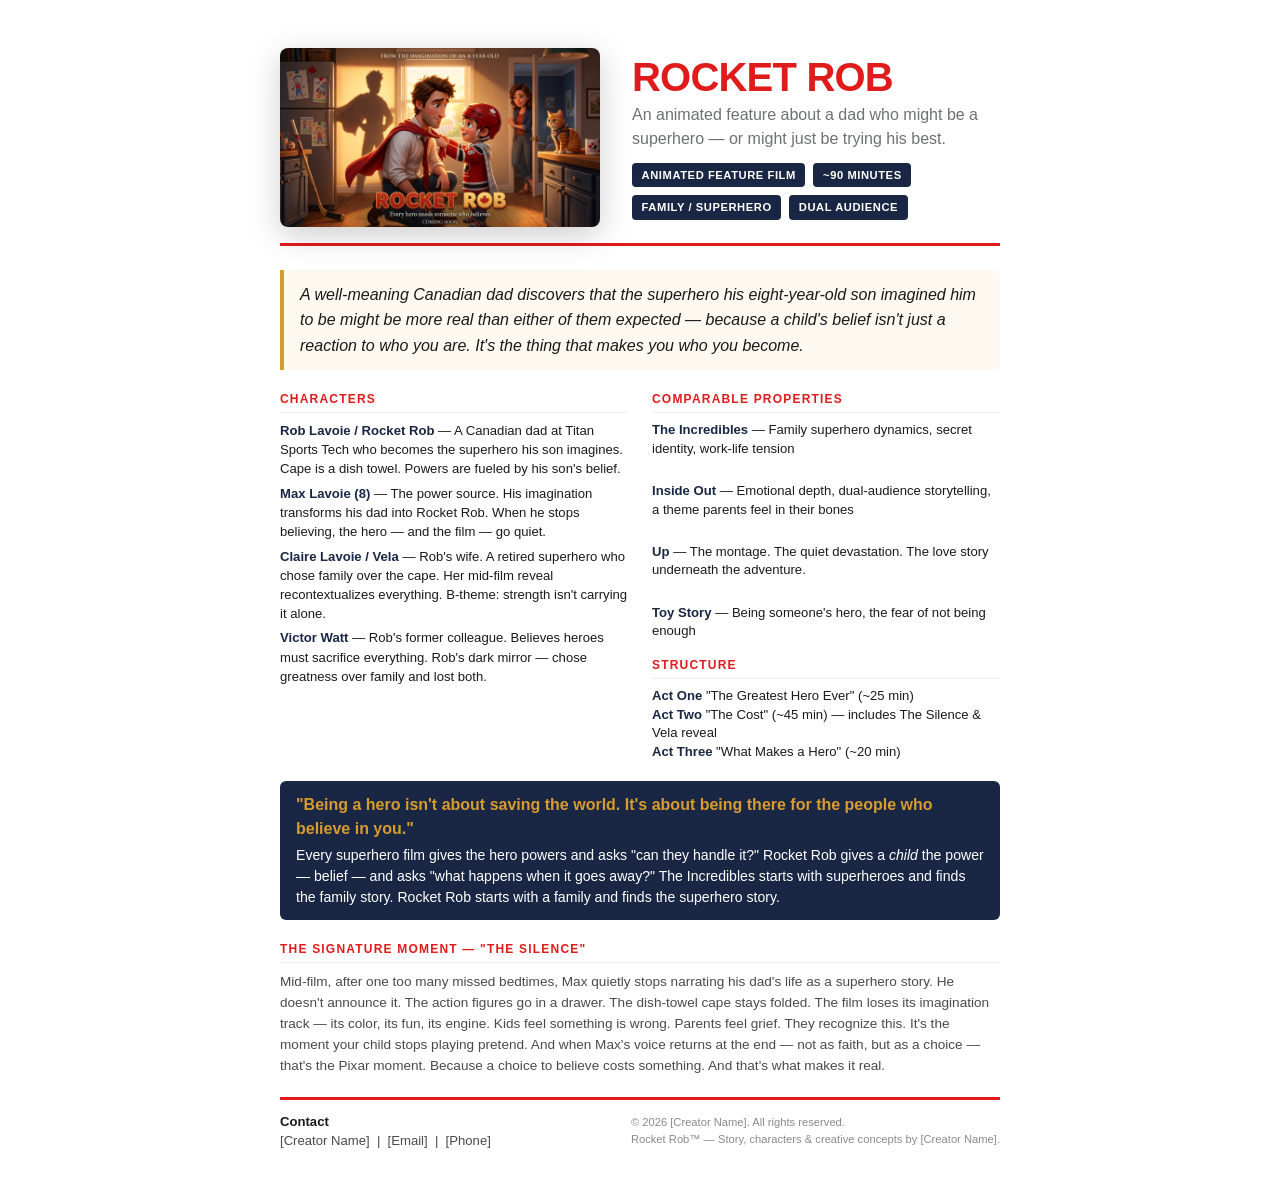
<file: docs/onesheet.html>
<!DOCTYPE html>
<html lang="en">
<head>
  <meta charset="UTF-8">
  <meta name="viewport" content="width=device-width, initial-scale=1.0">
  <title>Rocket Rob — One Sheet</title>
  <style>
    @page {
      size: letter;
      margin: 0.5in;
    }

    * {
      margin: 0;
      padding: 0;
      box-sizing: border-box;
    }

    body {
      font-family: -apple-system, BlinkMacSystemFont, 'Segoe UI', 'Helvetica Neue', Arial, sans-serif;
      color: #1A1A1A;
      background: #fff;
      line-height: 1.5;
      -webkit-font-smoothing: antialiased;
      max-width: 8.5in;
      margin: 0 auto;
      padding: 0.5in;
    }

    .header {
      display: flex;
      align-items: center;
      gap: 2rem;
      margin-bottom: 1.5rem;
      padding-bottom: 1rem;
      border-bottom: 3px solid #E01B1B;
    }

    .header-poster {
      width: 320px;
      min-width: 320px;
      border-radius: 8px;
      box-shadow: 0 8px 32px rgba(0,0,0,0.2);
    }

    .header-text {
      flex: 1;
    }

    .title {
      font-size: 2.5rem;
      font-weight: 800;
      color: #E01B1B;
      letter-spacing: -0.02em;
      line-height: 1.1;
    }

    .subtitle {
      font-size: 1rem;
      color: #6E7073;
      margin-top: 0.25rem;
      font-weight: 400;
    }

    .format-tags {
      display: flex;
      gap: 0.5rem;
      margin-top: 0.75rem;
      flex-wrap: wrap;
    }

    .tag {
      background: #1A2744;
      color: #fff;
      font-size: 0.7rem;
      font-weight: 600;
      padding: 0.25rem 0.6rem;
      border-radius: 4px;
      text-transform: uppercase;
      letter-spacing: 0.05em;
    }

    .logline {
      font-size: 1rem;
      font-style: italic;
      color: #1A1A1A;
      margin: 1.25rem 0;
      padding: 0.75rem 1rem;
      background: #FDF8F0;
      border-left: 4px solid #D79B2E;
      border-radius: 0 6px 6px 0;
      line-height: 1.6;
    }

    .two-col {
      display: grid;
      grid-template-columns: 1fr 1fr;
      gap: 1.5rem;
      margin-bottom: 1.25rem;
    }

    .section-title {
      font-size: 0.75rem;
      font-weight: 700;
      text-transform: uppercase;
      letter-spacing: 0.1em;
      color: #E01B1B;
      margin-bottom: 0.5rem;
      padding-bottom: 0.25rem;
      border-bottom: 1px solid #eee;
    }

    .characters {
      display: grid;
      grid-template-columns: 1fr;
      gap: 0.35rem;
    }

    .char {
      font-size: 0.82rem;
      line-height: 1.45;
    }

    .char strong {
      color: #1A2744;
    }

    .theme-box {
      background: #1A2744;
      color: #fff;
      padding: 0.75rem 1rem;
      border-radius: 6px;
      margin-bottom: 1.25rem;
    }

    .theme-box p {
      font-size: 0.88rem;
      line-height: 1.5;
    }

    .theme-box .theme-line {
      font-size: 1rem;
      font-weight: 600;
      color: #D79B2E;
      margin-bottom: 0.25rem;
    }

    .comps {
      display: flex;
      gap: 1.5rem;
      flex-wrap: wrap;
    }

    .comp {
      font-size: 0.82rem;
      line-height: 1.4;
    }

    .comp strong {
      color: #1A2744;
    }

    .differentiator {
      font-size: 0.85rem;
      line-height: 1.55;
      margin-top: 0.5rem;
      color: #4A4A4A;
    }

    .footer-bar {
      margin-top: 1.25rem;
      padding-top: 0.75rem;
      border-top: 3px solid #E01B1B;
      display: flex;
      justify-content: space-between;
      align-items: center;
    }

    .contact {
      font-size: 0.82rem;
      color: #4A4A4A;
    }

    .contact strong {
      color: #1A1A1A;
    }

    .copyright {
      font-size: 0.7rem;
      color: #8A8A8A;
    }

    @media print {
      body {
        padding: 0;
      }
    }

    @media screen and (max-width: 600px) {
      body { padding: 1rem; }

      .header {
        flex-direction: column;
        text-align: center;
      }

      .header-poster {
        width: 100%;
        max-width: 320px;
        min-width: unset;
      }

      .format-tags {
        justify-content: center;
      }

      .two-col {
        grid-template-columns: 1fr;
      }

      .title {
        font-size: 2rem;
      }

      .section-title {
        font-size: 0.85rem;
      }
    }
  </style>
</head>
<body>

<div class="header">
  <img src="assets/poster-master.png" alt="Rocket Rob movie poster" class="header-poster">
  <div class="header-text">
    <div class="title">ROCKET ROB</div>
    <div class="subtitle">An animated feature about a dad who might be a superhero — or might just be trying his best.</div>
    <div class="format-tags">
      <span class="tag">Animated Feature Film</span>
      <span class="tag">~90 Minutes</span>
      <span class="tag">Family / Superhero</span>
      <span class="tag">Dual Audience</span>
    </div>
  </div>
</div>

<div class="logline">
  A well-meaning Canadian dad discovers that the superhero his eight-year-old son imagined him to be might be more real than either of them expected — because a child's belief isn't just a reaction to who you are. It's the thing that makes you who you become.
</div>

<div class="two-col">
  <div>
    <div class="section-title">Characters</div>
    <div class="characters">
      <div class="char"><strong>Rob Lavoie / Rocket Rob</strong> — A Canadian dad at Titan Sports Tech who becomes the superhero his son imagines. Cape is a dish towel. Powers are fueled by his son's belief.</div>
      <div class="char"><strong>Max Lavoie (8)</strong> — The power source. His imagination transforms his dad into Rocket Rob. When he stops believing, the hero — and the film — go quiet.</div>
      <div class="char"><strong>Claire Lavoie / Vela</strong> — Rob's wife. A retired superhero who chose family over the cape. Her mid-film reveal recontextualizes everything. B-theme: strength isn't carrying it alone.</div>
      <div class="char"><strong>Victor Watt</strong> — Rob's former colleague. Believes heroes must sacrifice everything. Rob's dark mirror — chose greatness over family and lost both.</div>
    </div>
  </div>

  <div>
    <div class="section-title">Comparable Properties</div>
    <div class="comps">
      <div class="comp"><strong>The Incredibles</strong> — Family superhero dynamics, secret identity, work-life tension</div>
      <div class="comp"><strong>Inside Out</strong> — Emotional depth, dual-audience storytelling, a theme parents feel in their bones</div>
      <div class="comp"><strong>Up</strong> — The montage. The quiet devastation. The love story underneath the adventure.</div>
      <div class="comp"><strong>Toy Story</strong> — Being someone's hero, the fear of not being enough</div>
    </div>

    <div class="section-title" style="margin-top:1rem;">Structure</div>
    <div class="comp">
      <strong>Act One</strong> "The Greatest Hero Ever" (~25 min)<br>
      <strong>Act Two</strong> "The Cost" (~45 min) — includes The Silence &amp; Vela reveal<br>
      <strong>Act Three</strong> "What Makes a Hero" (~20 min)
    </div>
  </div>
</div>

<div class="theme-box">
  <p class="theme-line">"Being a hero isn't about saving the world. It's about being there for the people who believe in you."</p>
  <p>Every superhero film gives the hero powers and asks "can they handle it?" Rocket Rob gives a <em>child</em> the power — belief — and asks "what happens when it goes away?" The Incredibles starts with superheroes and finds the family story. Rocket Rob starts with a family and finds the superhero story.</p>
</div>

<div>
  <div class="section-title">The Signature Moment — "The Silence"</div>
  <p class="differentiator">Mid-film, after one too many missed bedtimes, Max quietly stops narrating his dad's life as a superhero story. He doesn't announce it. The action figures go in a drawer. The dish-towel cape stays folded. The film loses its imagination track — its color, its fun, its engine. Kids feel something is wrong. Parents feel grief. They recognize this. It's the moment your child stops playing pretend. And when Max's voice returns at the end — not as faith, but as a choice — that's the Pixar moment. Because a choice to believe costs something. And that's what makes it real.</p>
</div>

<div class="footer-bar">
  <div class="contact">
    <strong>Contact</strong><br>
    [Creator Name] &nbsp;|&nbsp; [Email] &nbsp;|&nbsp; [Phone]
  </div>
  <div class="copyright">
    &copy; 2026 [Creator Name]. All rights reserved.<br>
    Rocket Rob&trade; &mdash; Story, characters &amp; creative concepts by [Creator Name].
  </div>
</div>

</body>
</html>
</file>
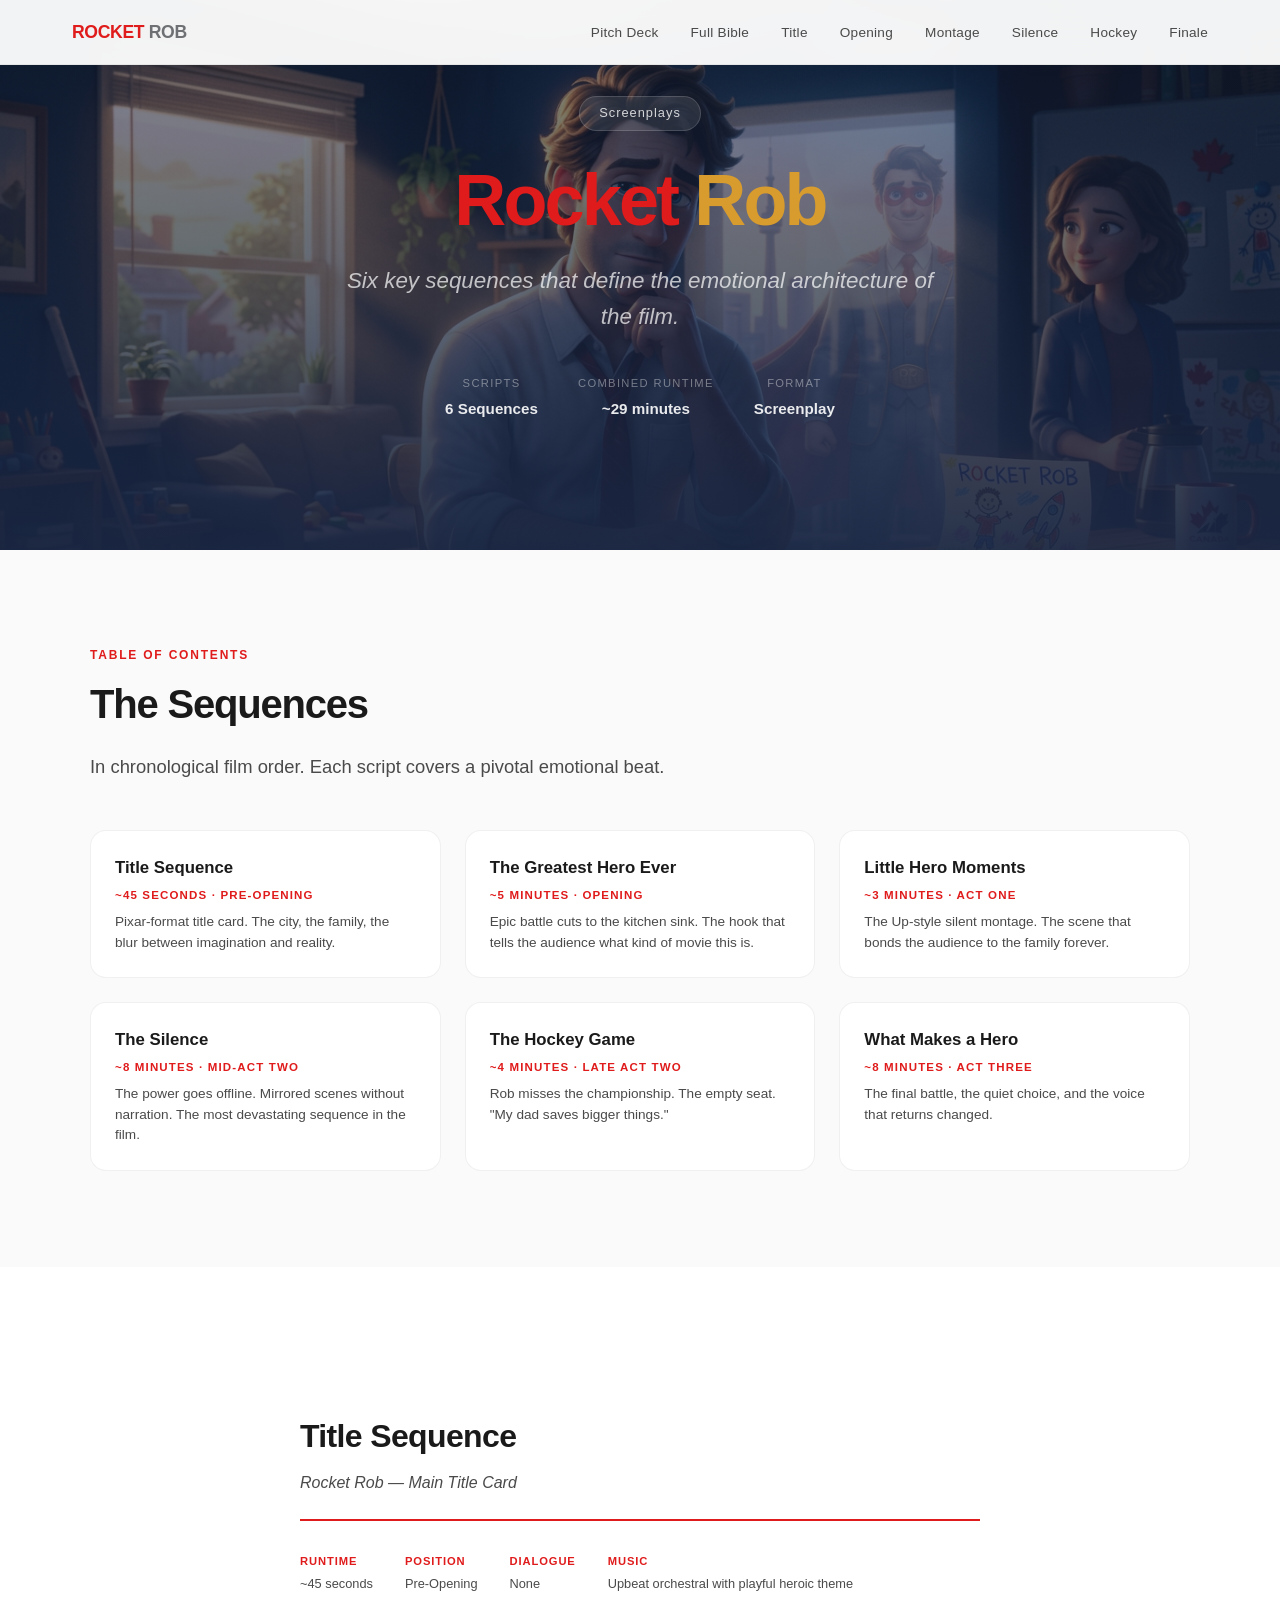
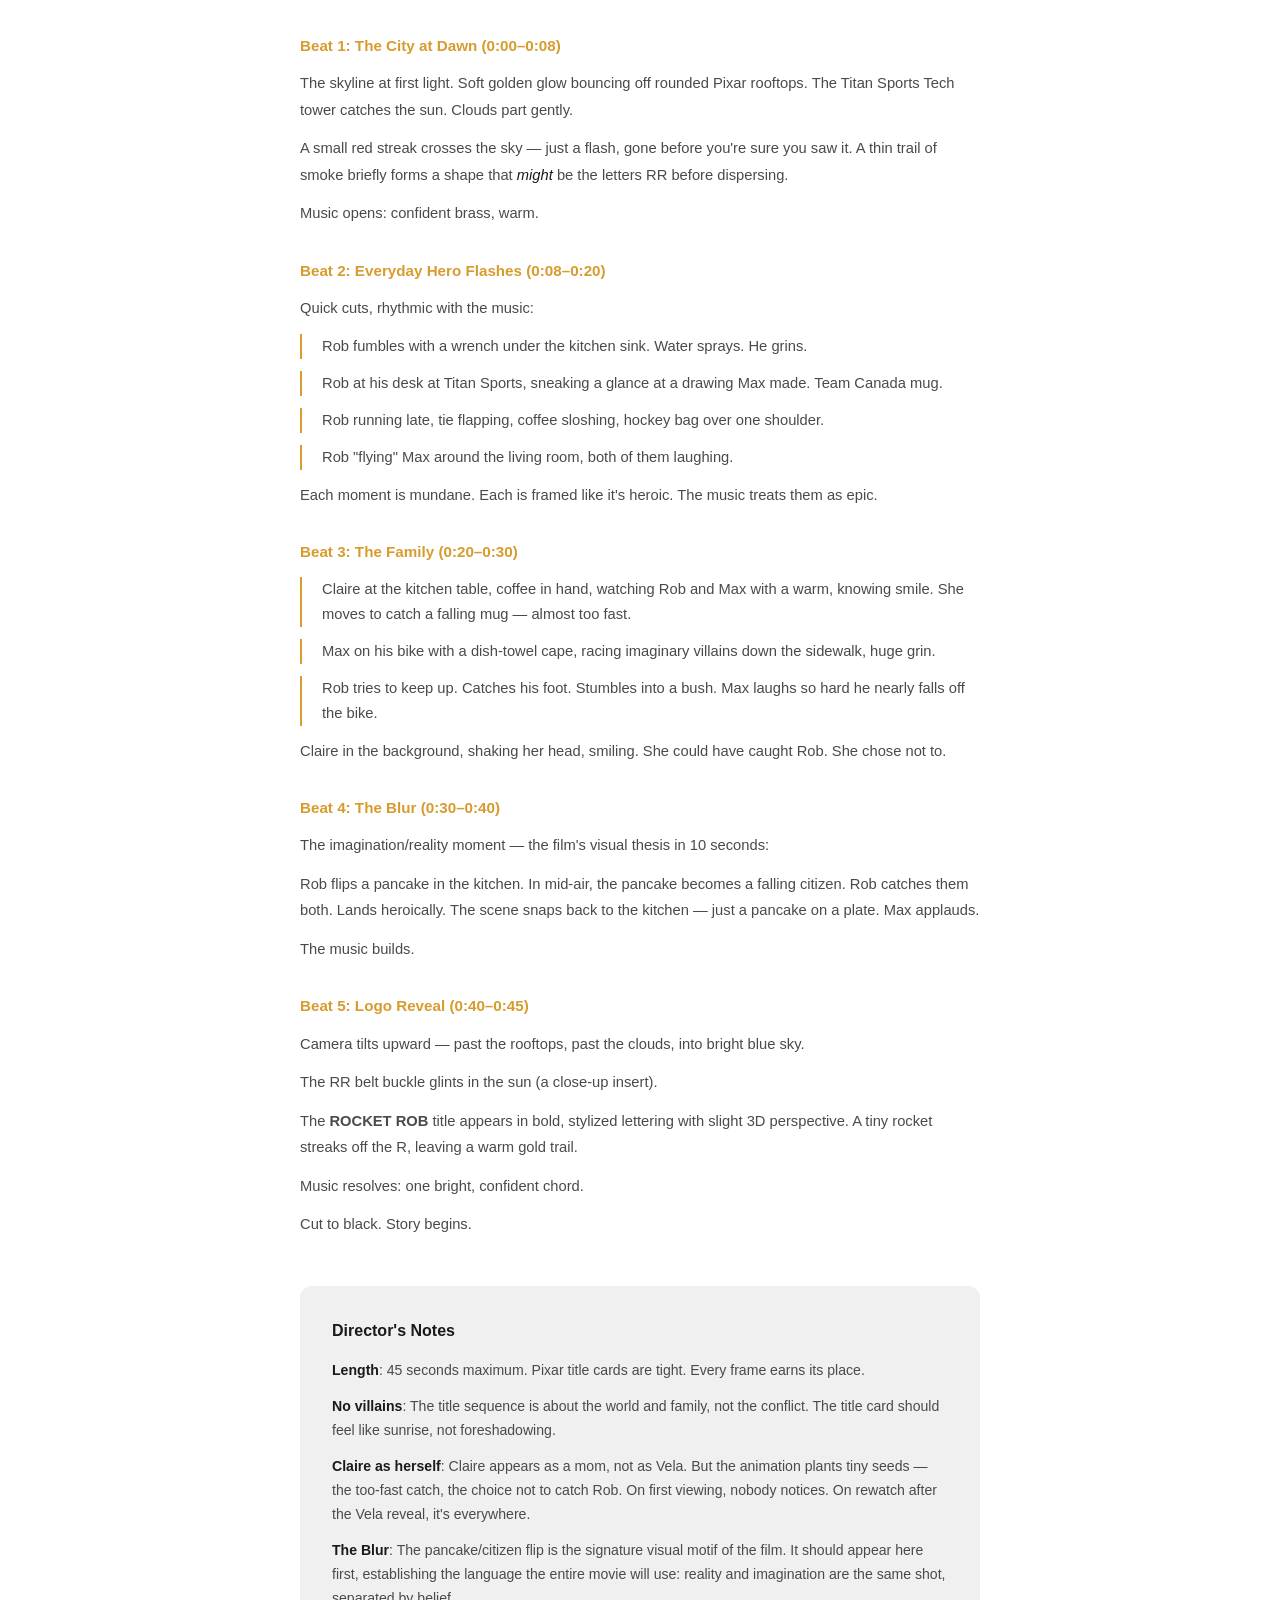
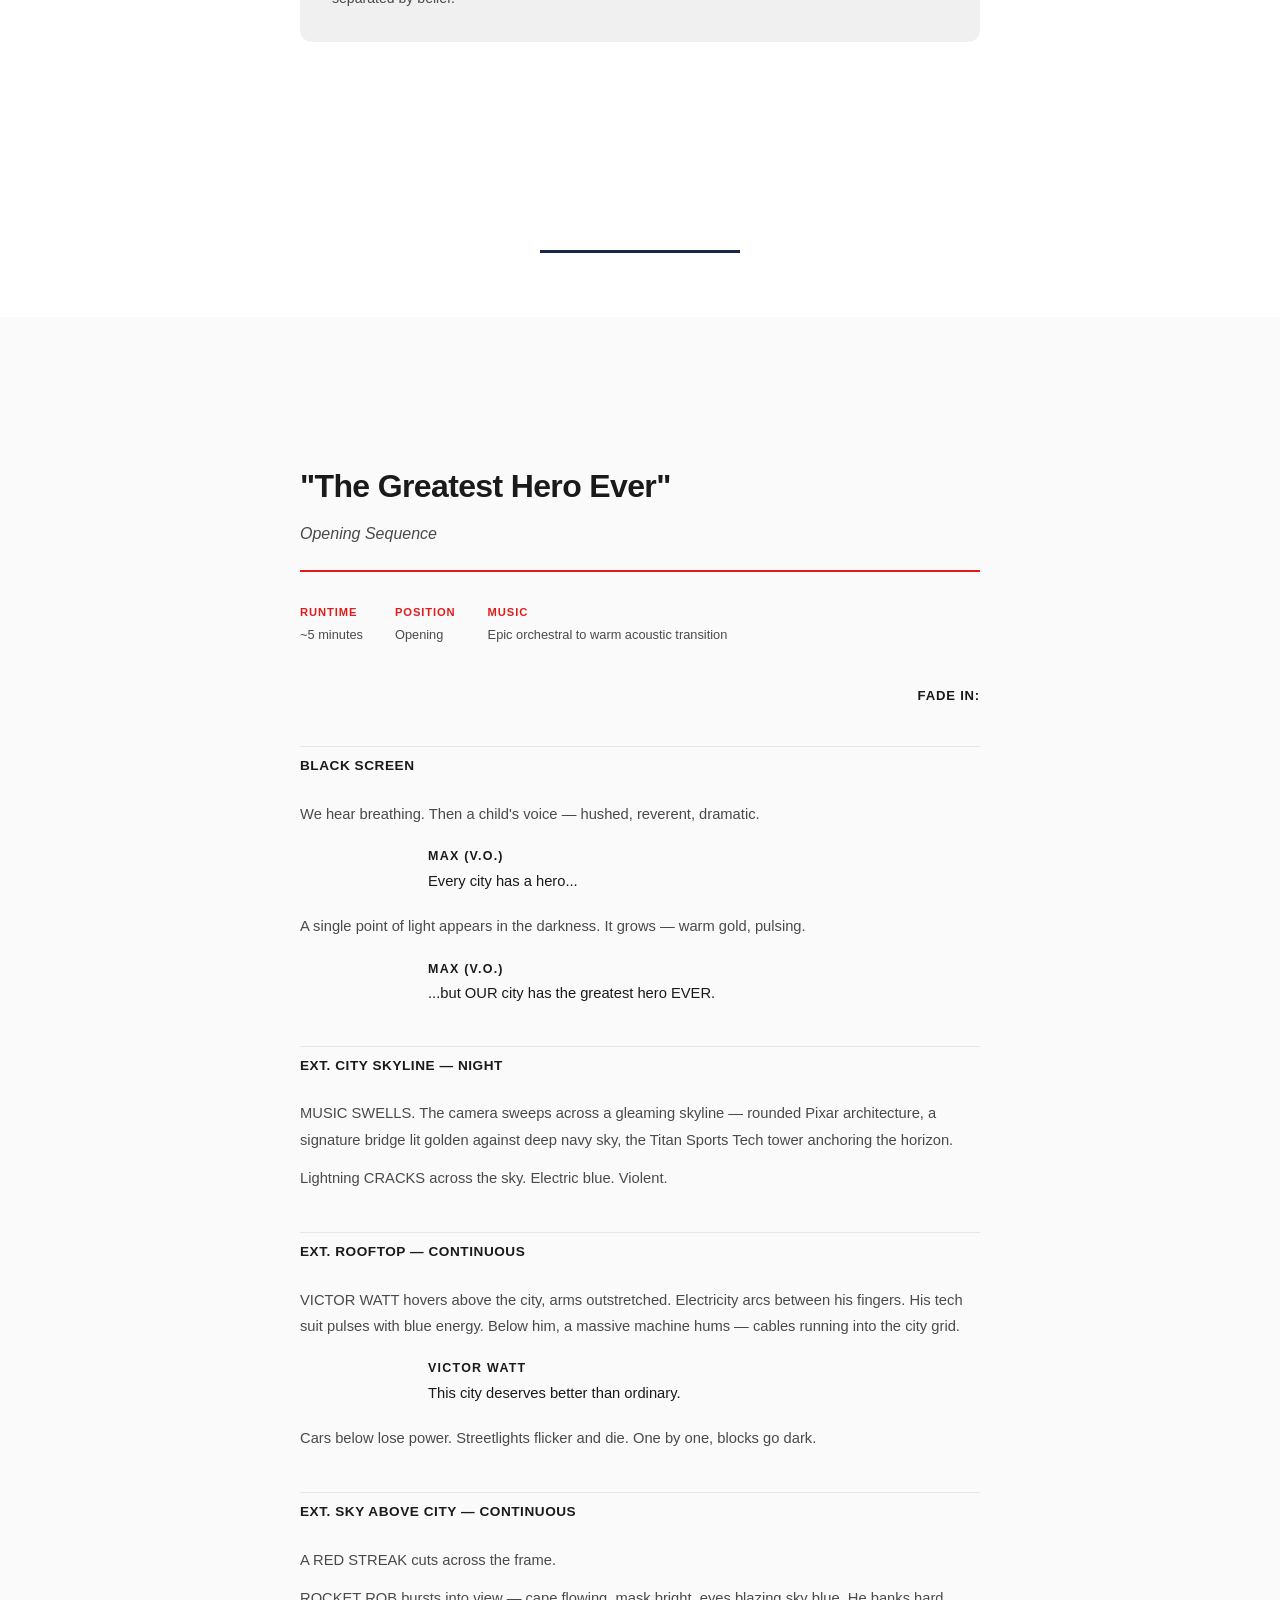
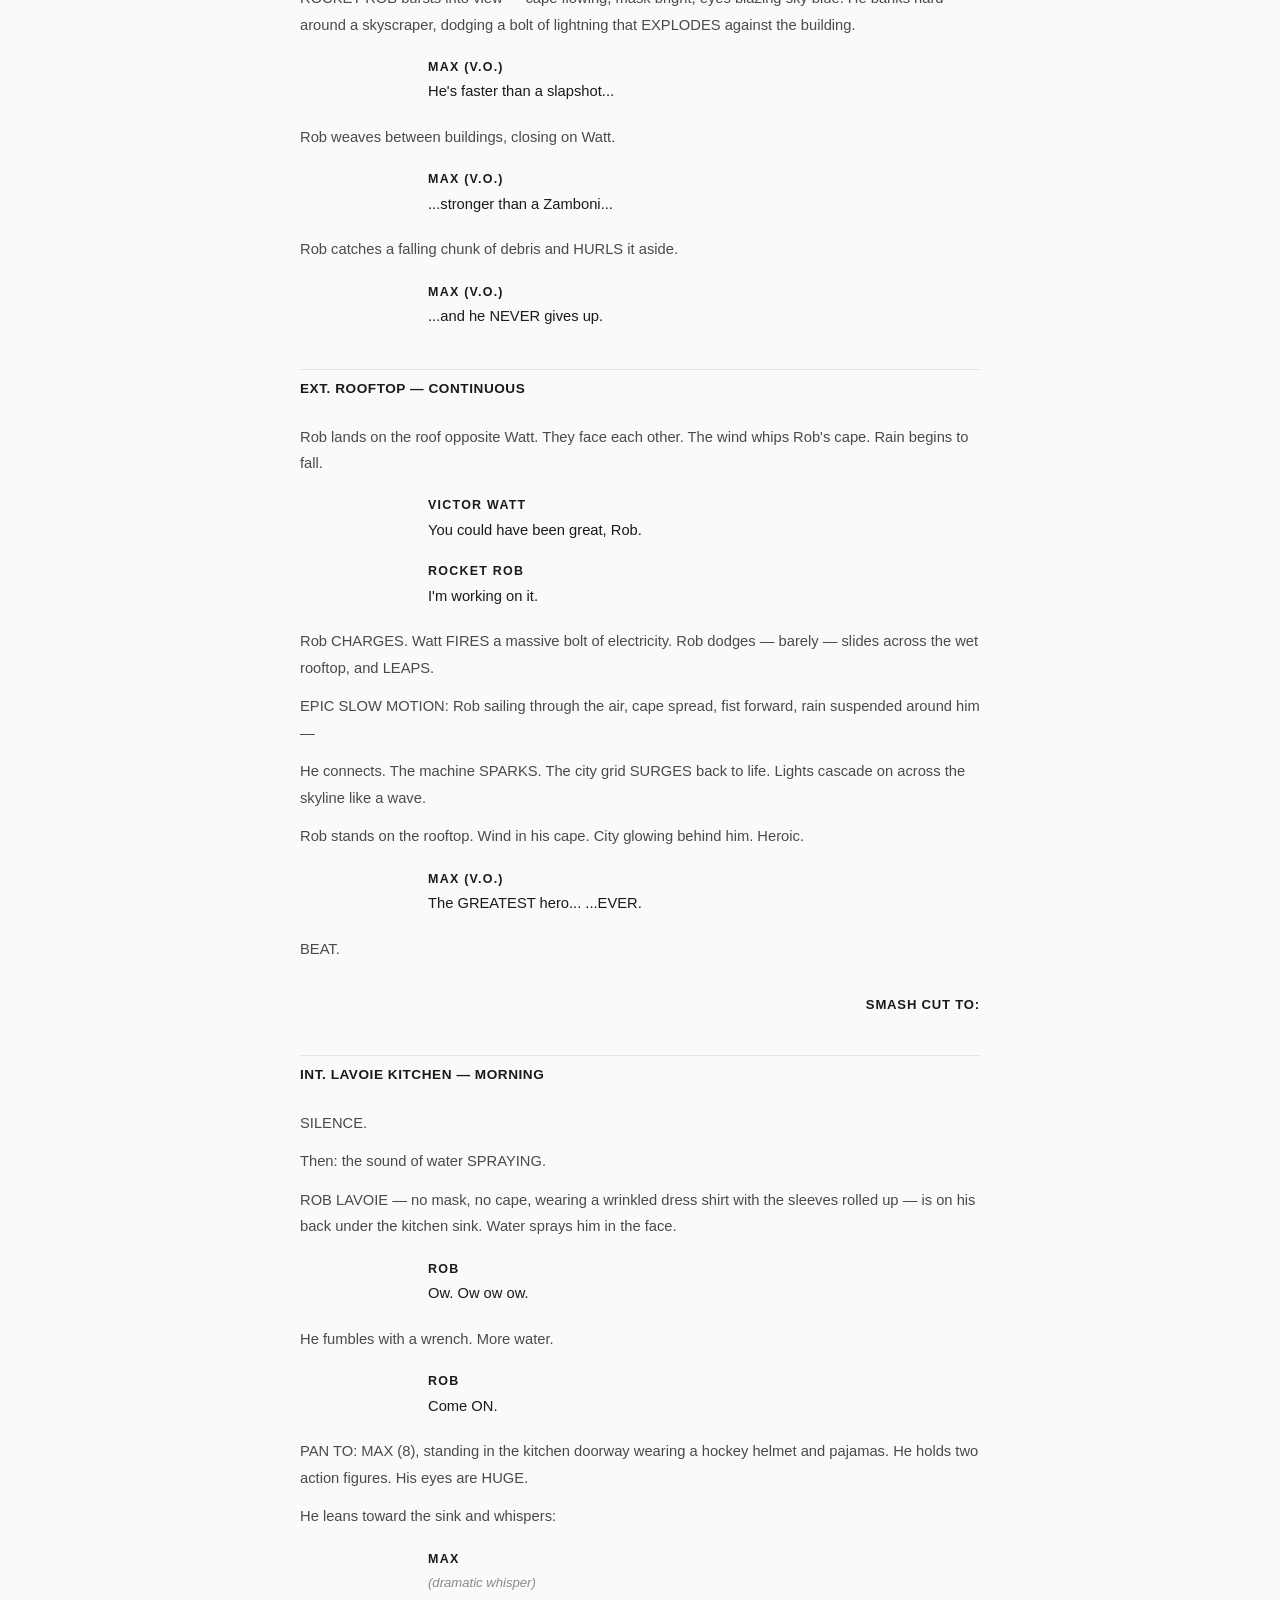
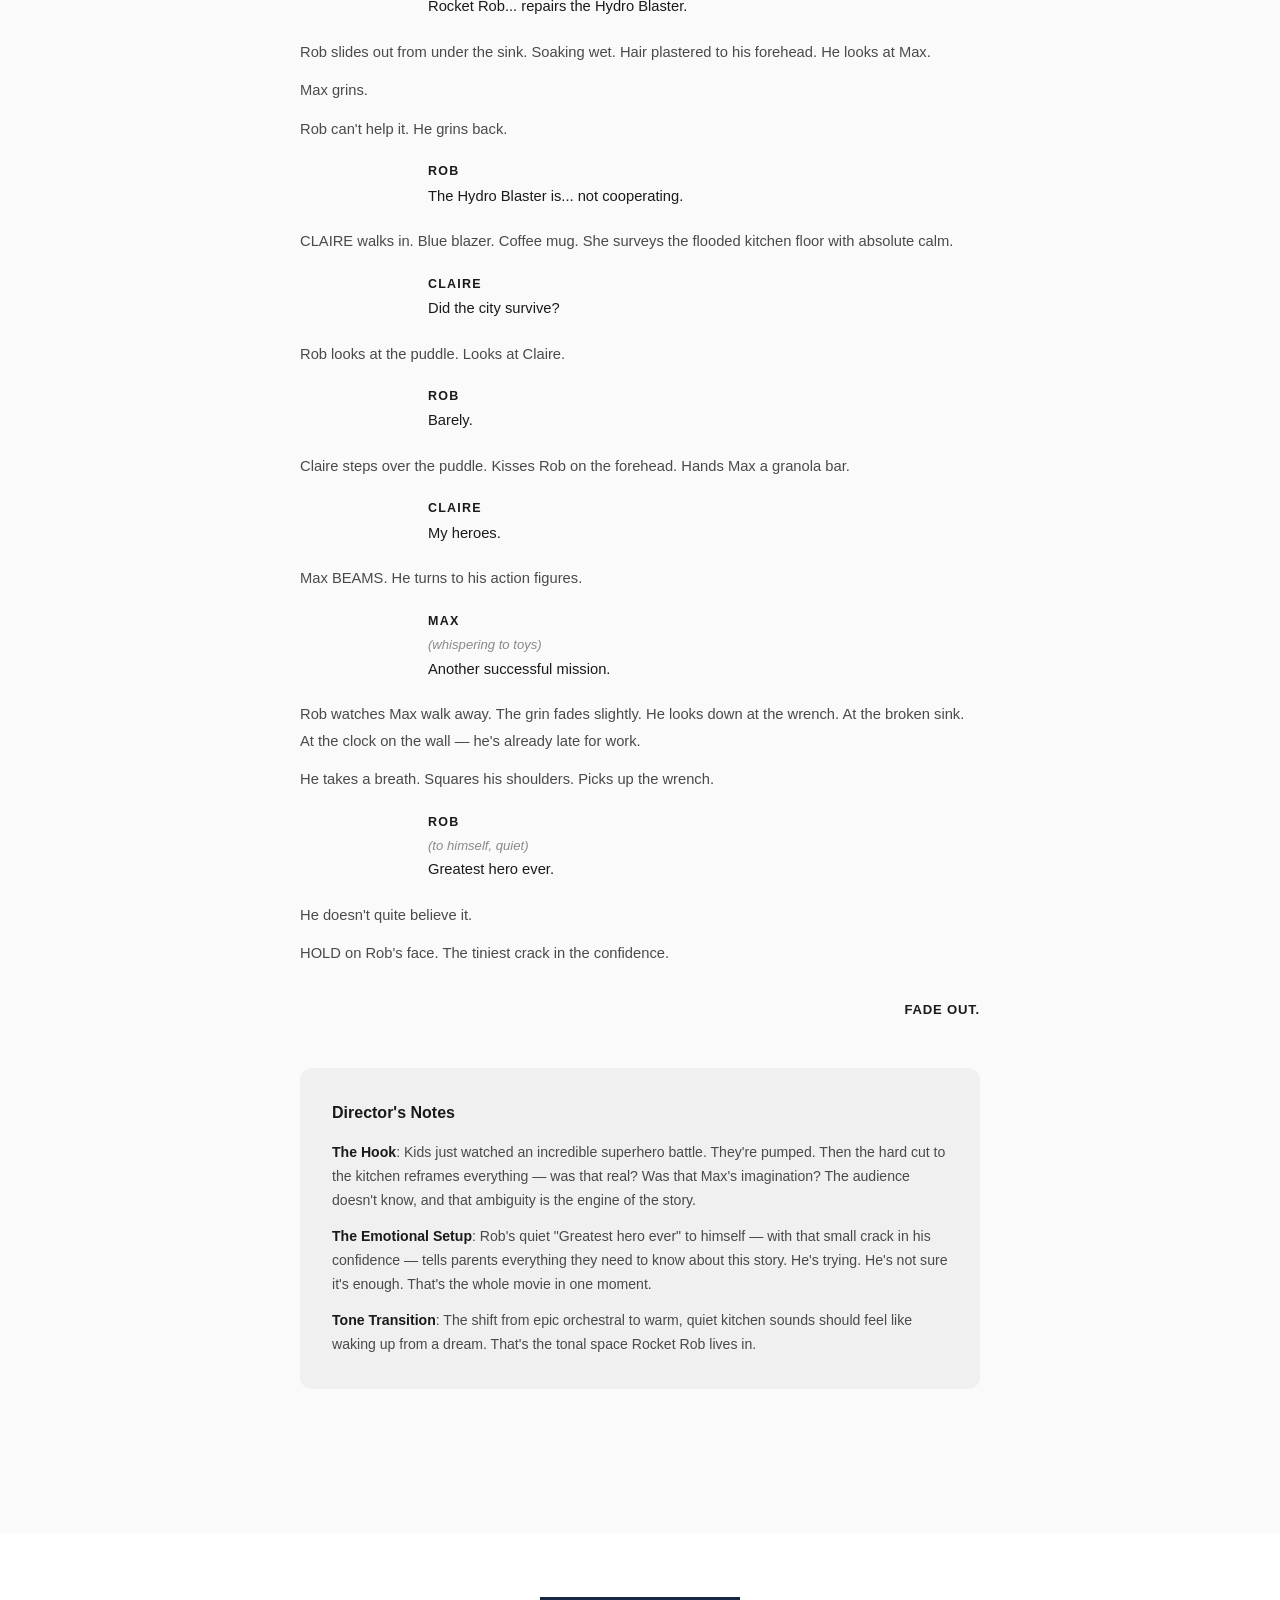
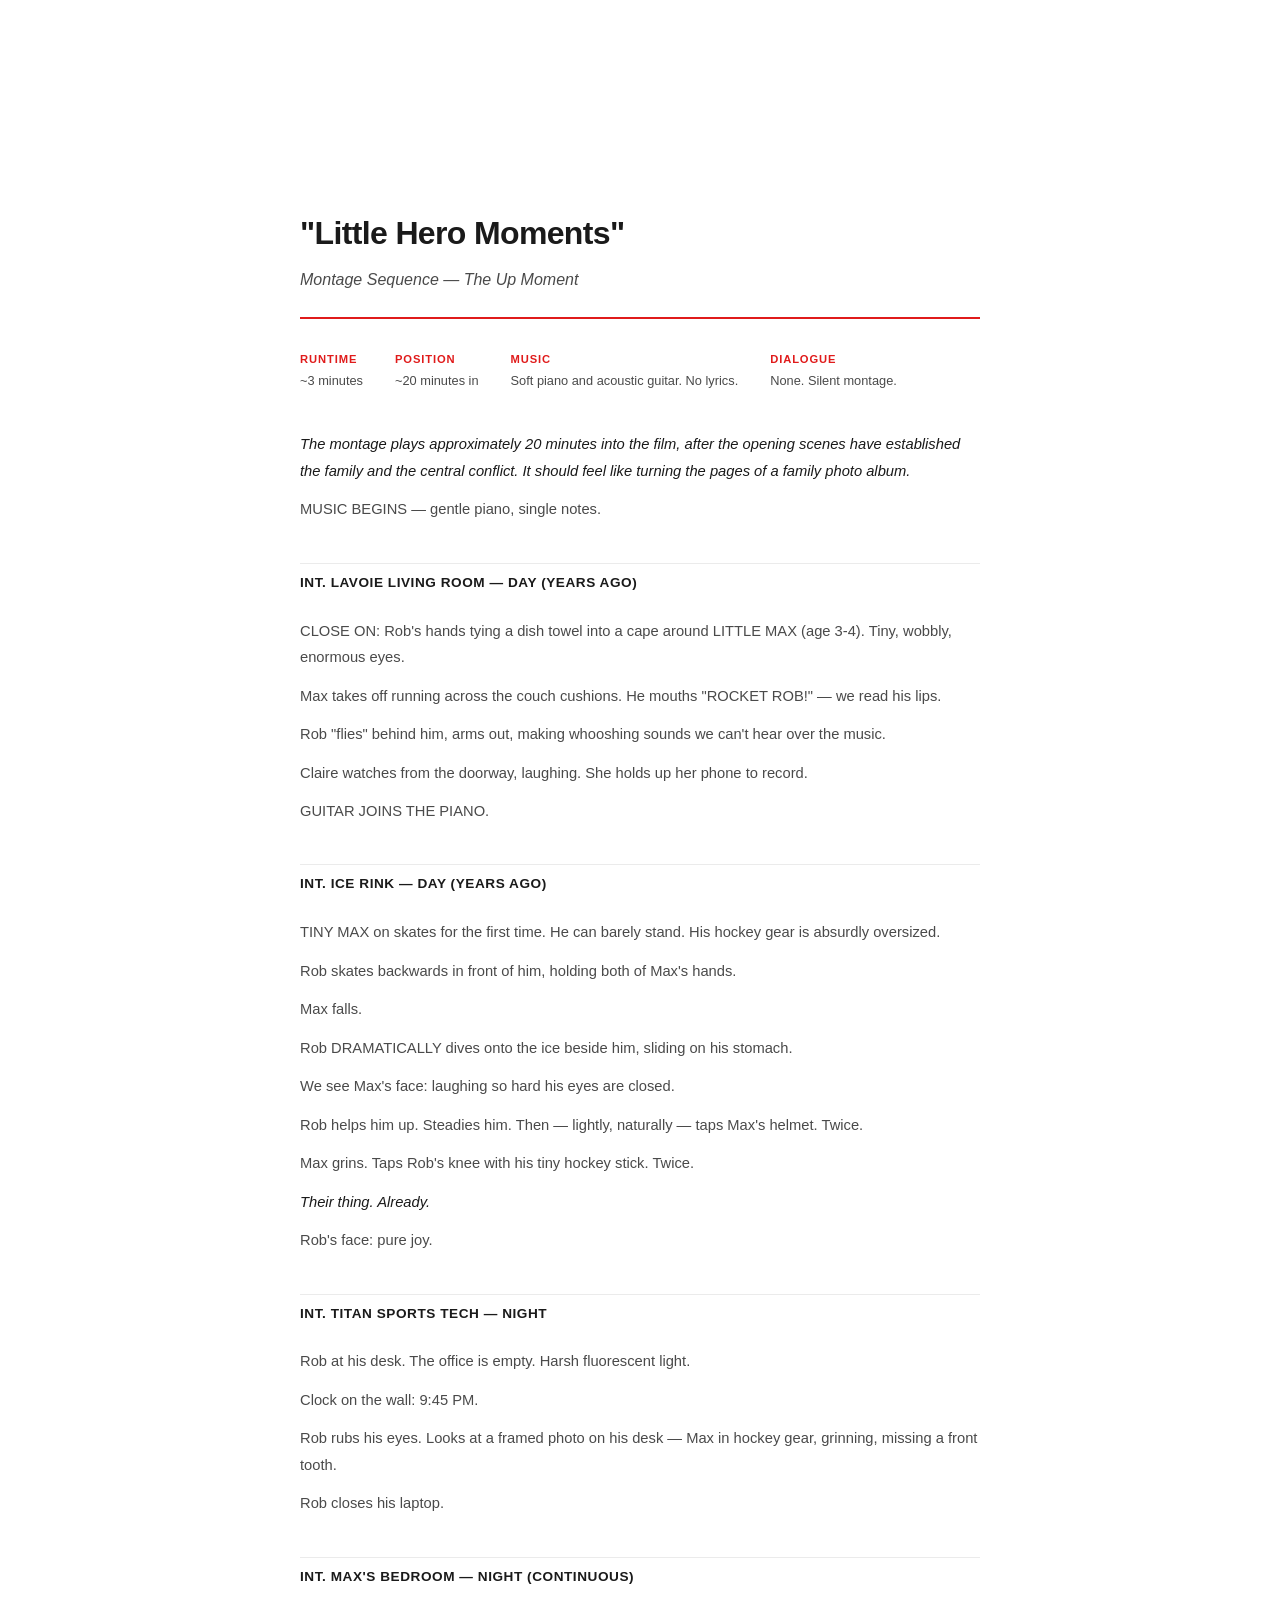
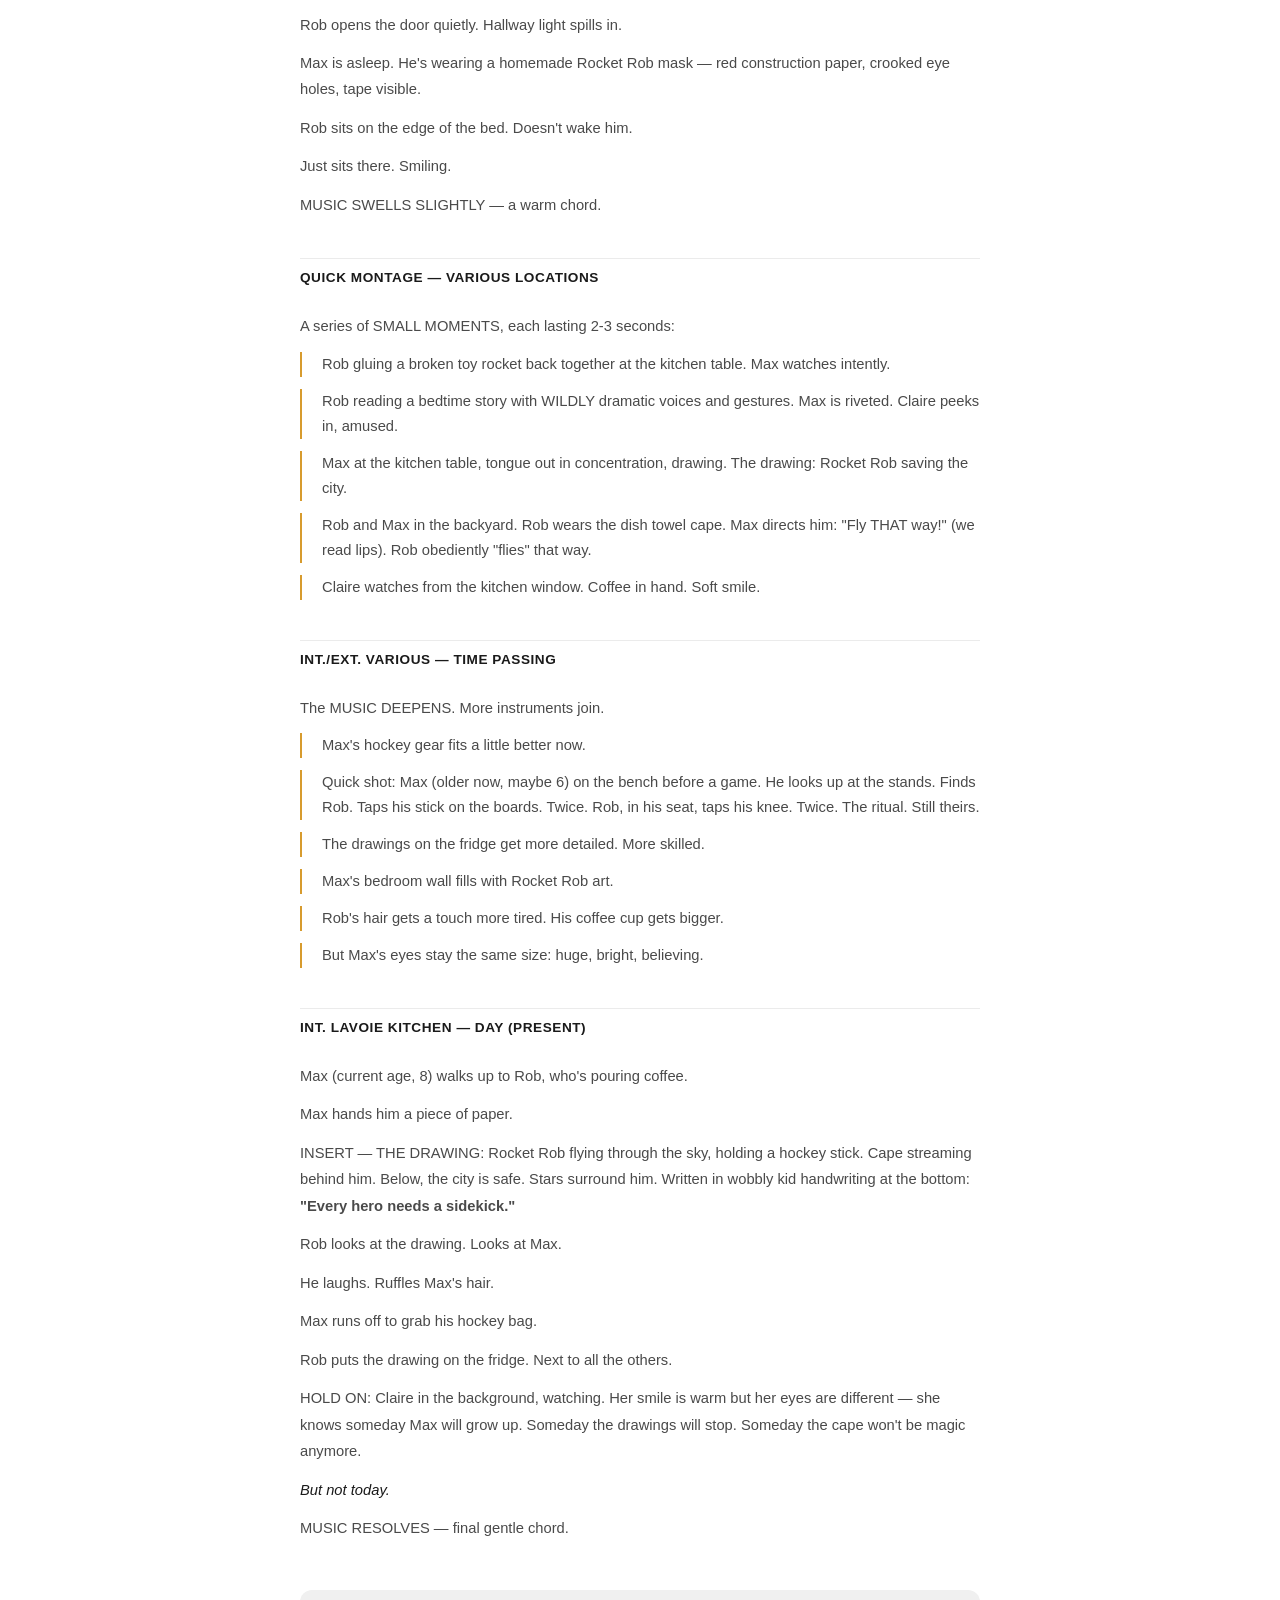
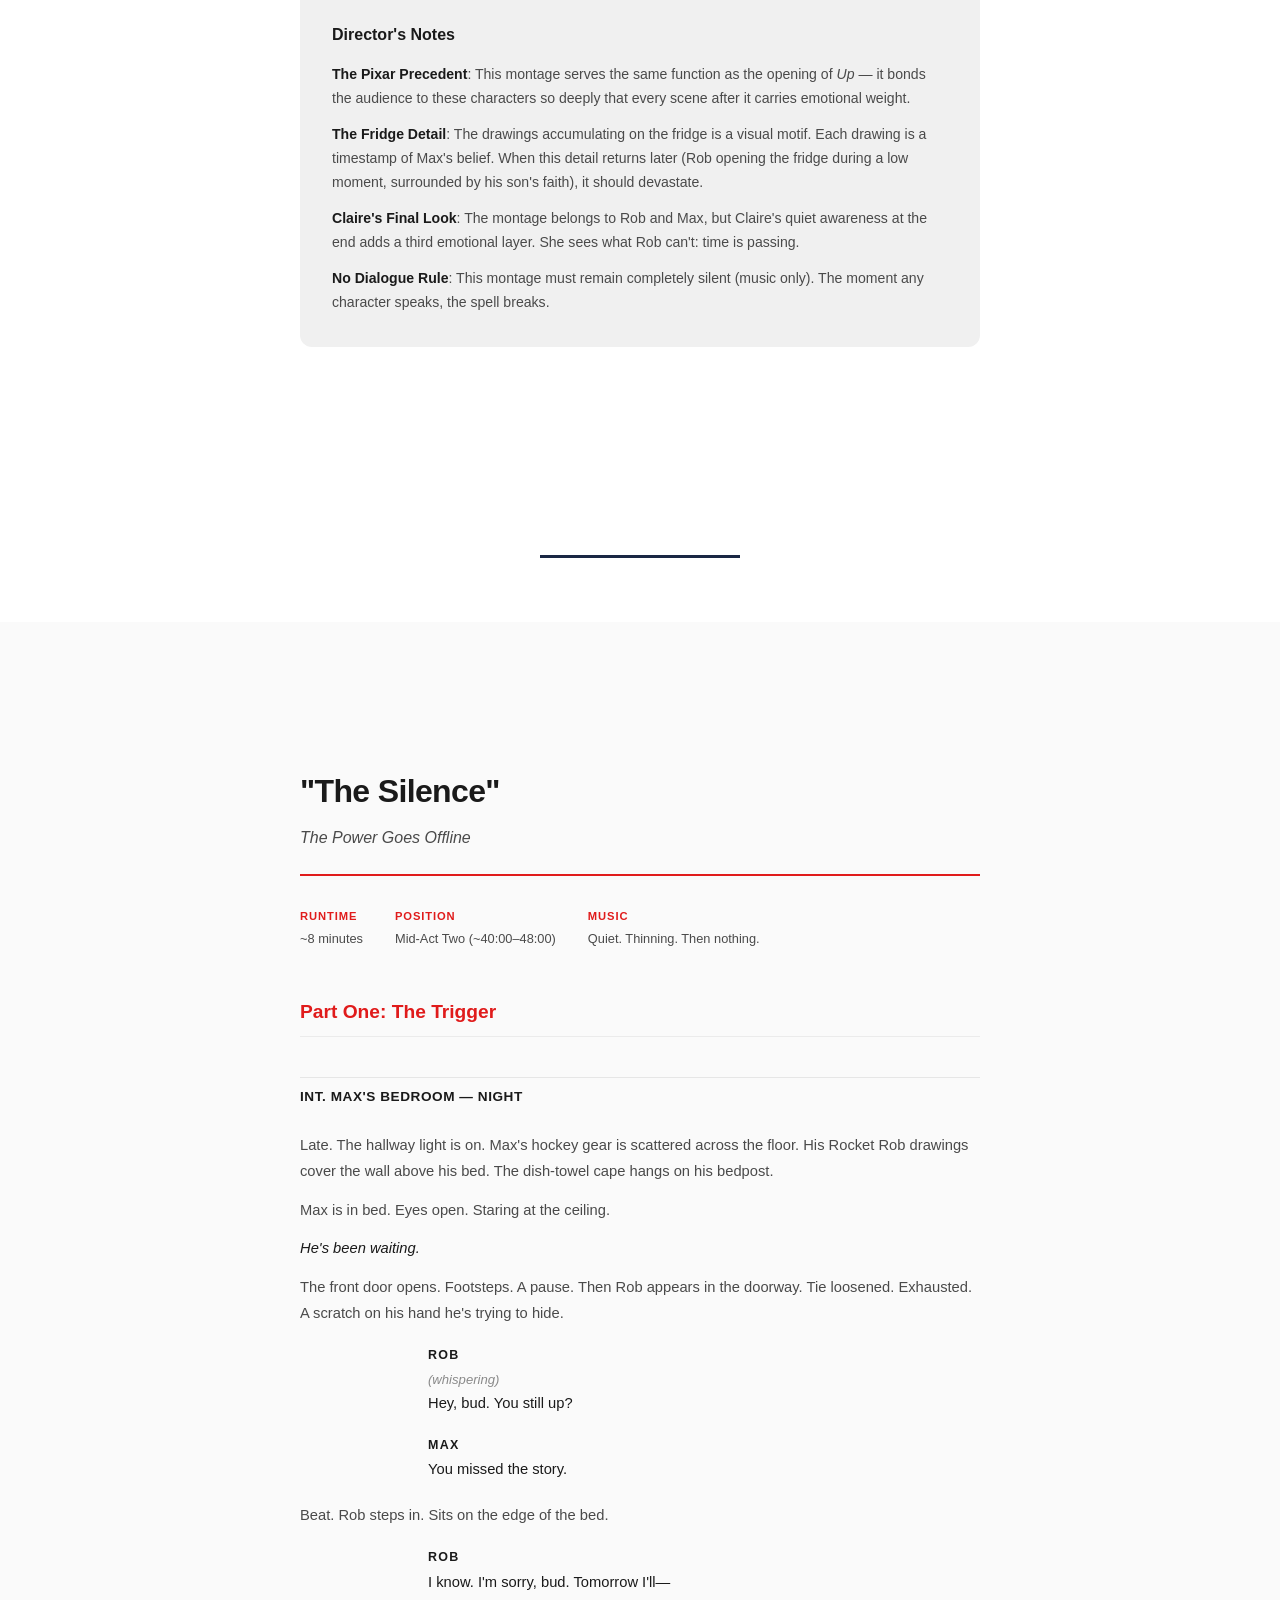
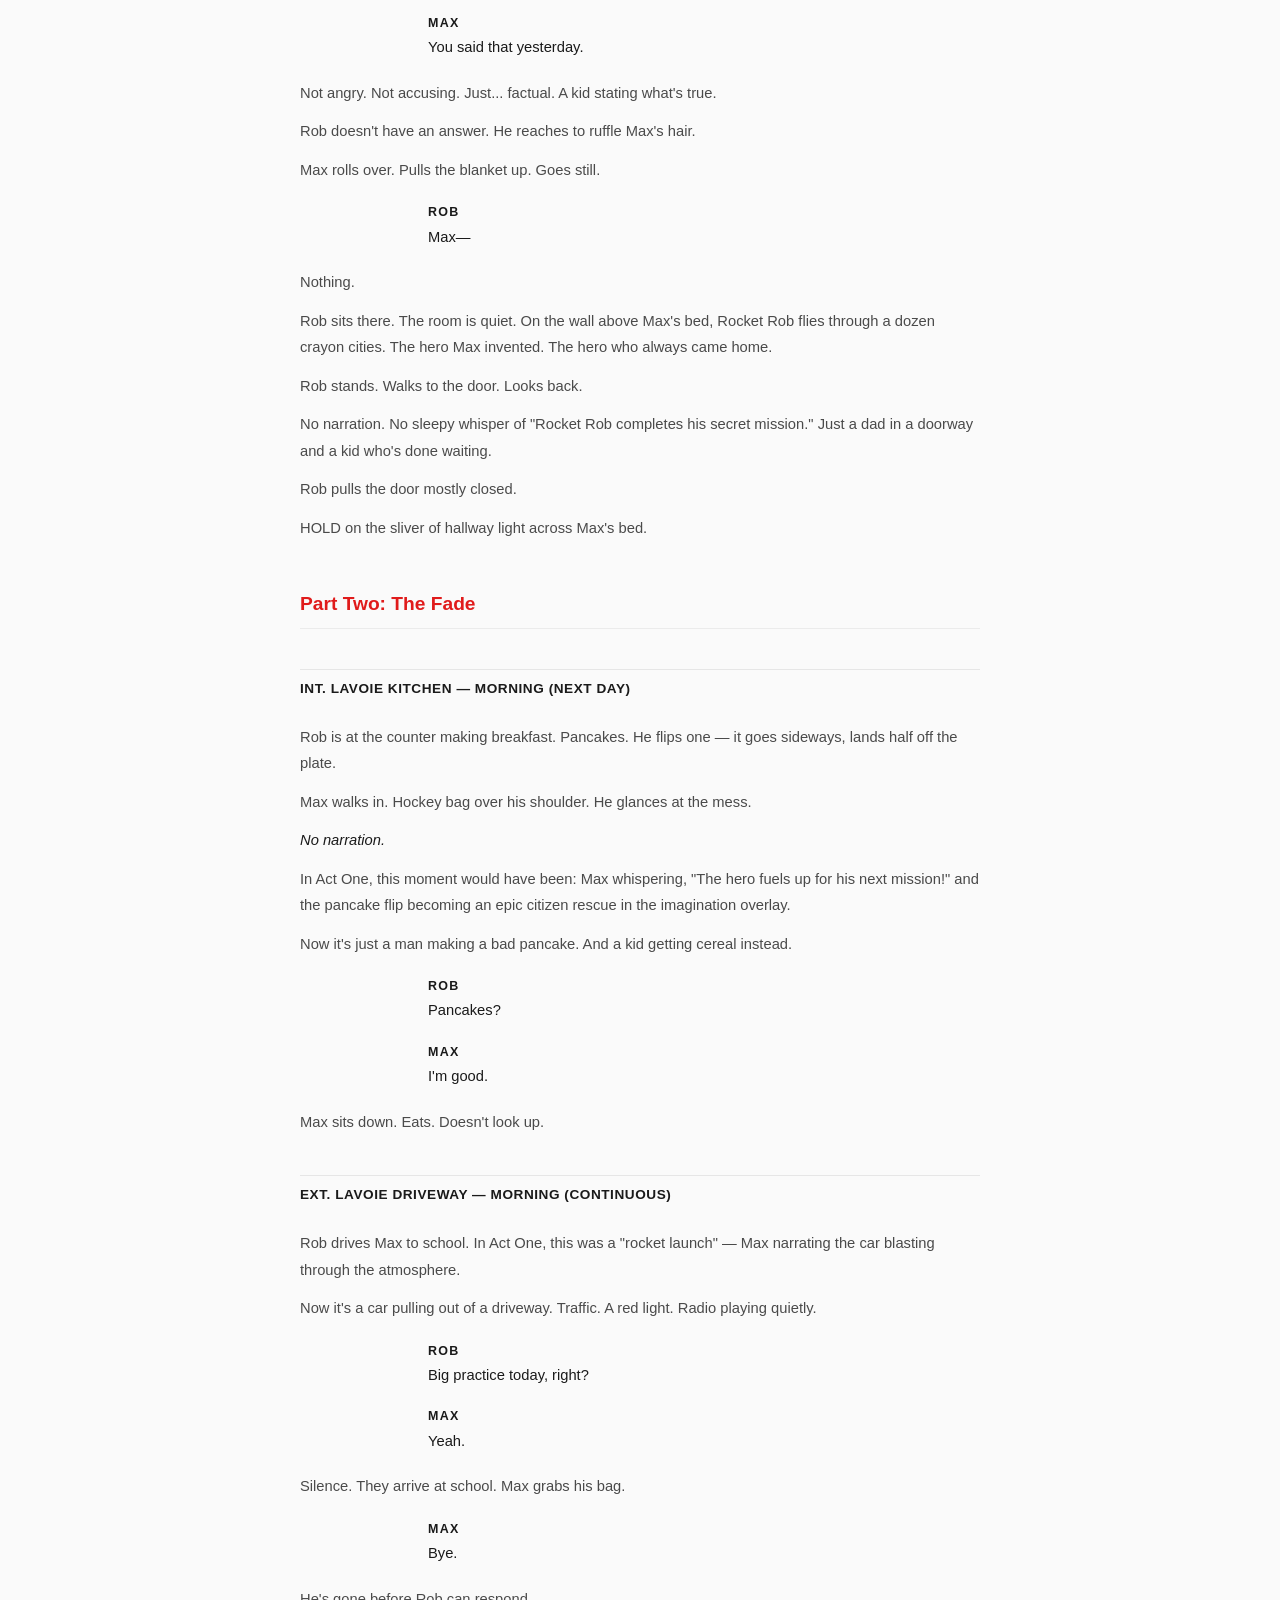
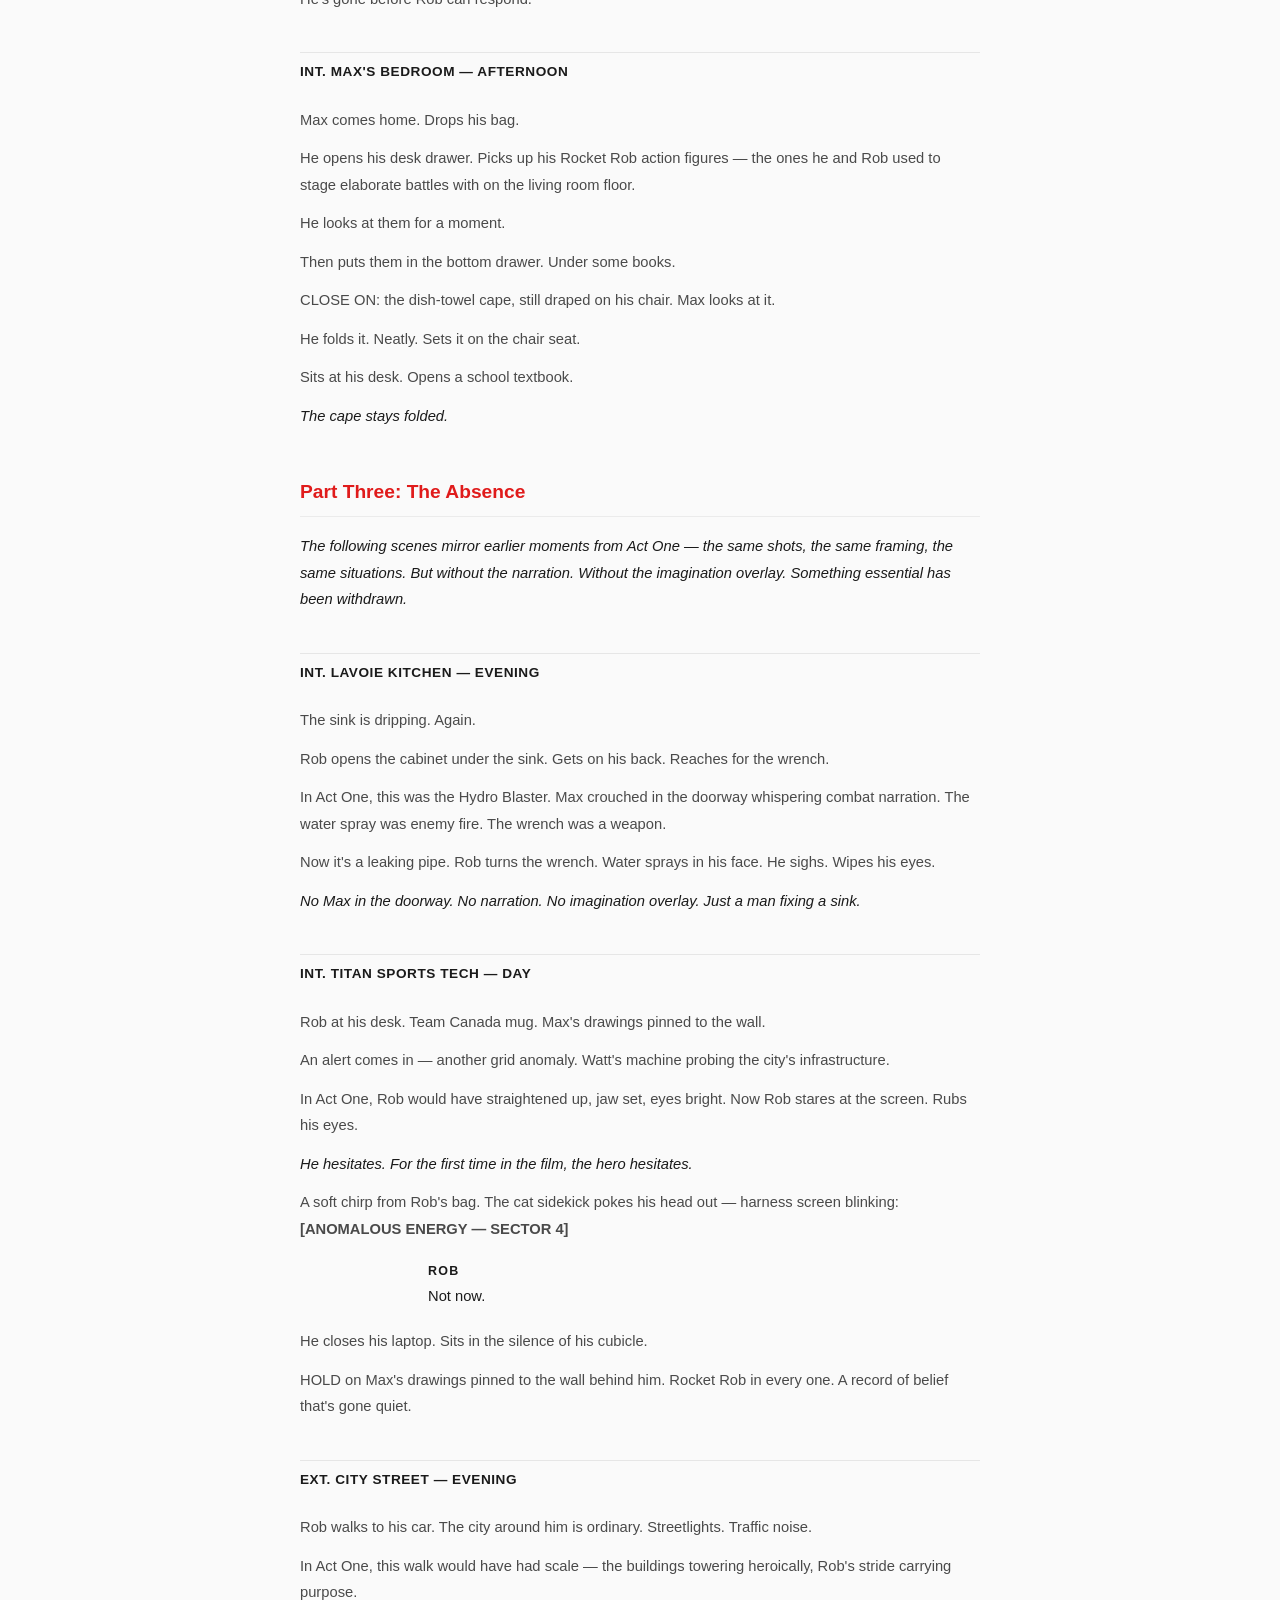
<file: docs/scripts.html>
<!DOCTYPE html>
<html lang="en">
<head>
  <meta charset="UTF-8">
  <meta name="viewport" content="width=device-width, initial-scale=1.0">
  <title>Rocket Rob — Screenplays</title>
  <link rel="stylesheet" href="style.css">
</head>
<body>

<!-- Navigation -->
<nav id="nav">
  <div class="nav-inner">
    <div class="nav-logo">ROCKET <span>ROB</span></div>
    <button class="nav-hamburger" id="hamburger" aria-label="Menu">
      <span></span><span></span><span></span>
    </button>
    <ul class="nav-links" id="nav-links">
      <li><a href="index.html">Pitch Deck</a></li>
      <li><a href="bible.html">Full Bible</a></li>
      <li><a href="#title-sequence">Title</a></li>
      <li><a href="#opening">Opening</a></li>
      <li><a href="#montage">Montage</a></li>
      <li><a href="#silence">Silence</a></li>
      <li><a href="#hockey">Hockey</a></li>
      <li><a href="#finale">Finale</a></li>
    </ul>
  </div>
</nav>

<!-- Hero -->
<section class="hero" style="min-height: 60vh;">
  <div class="hero-content">
    <div class="hero-badge">Screenplays</div>
    <h1><span class="red">Rocket</span> <span class="gold">Rob</span></h1>
    <p class="hero-tagline">Six key sequences that define the emotional architecture of the film.</p>
    <div class="hero-meta">
      <div class="hero-meta-item">
        <div class="label">Scripts</div>
        <div class="value">6 Sequences</div>
      </div>
      <div class="hero-meta-item">
        <div class="label">Combined Runtime</div>
        <div class="value">~29 minutes</div>
      </div>
      <div class="hero-meta-item">
        <div class="label">Format</div>
        <div class="value">Screenplay</div>
      </div>
    </div>
  </div>
</section>

<!-- Script Index -->
<section style="background: var(--off-white);">
  <div class="container">
    <div class="section-label">Table of Contents</div>
    <h2 class="section-title">The Sequences</h2>
    <p class="section-subtitle">In chronological film order. Each script covers a pivotal emotional beat.</p>

    <div class="script-nav">
      <a href="#title-sequence" class="script-nav-card">
        <h3>Title Sequence</h3>
        <div class="script-meta">~45 seconds &middot; Pre-Opening</div>
        <p>Pixar-format title card. The city, the family, the blur between imagination and reality.</p>
      </a>
      <a href="#opening" class="script-nav-card">
        <h3>The Greatest Hero Ever</h3>
        <div class="script-meta">~5 minutes &middot; Opening</div>
        <p>Epic battle cuts to the kitchen sink. The hook that tells the audience what kind of movie this is.</p>
      </a>
      <a href="#montage" class="script-nav-card">
        <h3>Little Hero Moments</h3>
        <div class="script-meta">~3 minutes &middot; Act One</div>
        <p>The Up-style silent montage. The scene that bonds the audience to the family forever.</p>
      </a>
      <a href="#silence" class="script-nav-card">
        <h3>The Silence</h3>
        <div class="script-meta">~8 minutes &middot; Mid-Act Two</div>
        <p>The power goes offline. Mirrored scenes without narration. The most devastating sequence in the film.</p>
      </a>
      <a href="#hockey" class="script-nav-card">
        <h3>The Hockey Game</h3>
        <div class="script-meta">~4 minutes &middot; Late Act Two</div>
        <p>Rob misses the championship. The empty seat. "My dad saves bigger things."</p>
      </a>
      <a href="#finale" class="script-nav-card">
        <h3>What Makes a Hero</h3>
        <div class="script-meta">~8 minutes &middot; Act Three</div>
        <p>The final battle, the quiet choice, and the voice that returns changed.</p>
      </a>
    </div>
  </div>
</section>

<!-- ═══════════════════════════════════════ -->
<!-- SCRIPT 1: TITLE SEQUENCE              -->
<!-- ═══════════════════════════════════════ -->

<section id="title-sequence">
  <div class="container">
    <div class="screenplay">

      <div class="script-header">
        <h2>Title Sequence</h2>
        <div class="script-subtitle">Rocket Rob — Main Title Card</div>
      </div>

      <div class="script-meta-bar">
        <div class="meta-item">
          <div class="meta-label">Runtime</div>
          <div class="meta-value">~45 seconds</div>
        </div>
        <div class="meta-item">
          <div class="meta-label">Position</div>
          <div class="meta-value">Pre-Opening</div>
        </div>
        <div class="meta-item">
          <div class="meta-label">Dialogue</div>
          <div class="meta-value">None</div>
        </div>
        <div class="meta-item">
          <div class="meta-label">Music</div>
          <div class="meta-value">Upbeat orchestral with playful heroic theme</div>
        </div>
      </div>

      <div class="beat-heading">Beat 1: The City at Dawn (0:00–0:08)</div>
      <p class="action">The skyline at first light. Soft golden glow bouncing off rounded Pixar rooftops. The Titan Sports Tech tower catches the sun. Clouds part gently.</p>
      <p class="action">A small red streak crosses the sky — just a flash, gone before you're sure you saw it. A thin trail of smoke briefly forms a shape that <em>might</em> be the letters RR before dispersing.</p>
      <p class="action">Music opens: confident brass, warm.</p>

      <div class="beat-heading">Beat 2: Everyday Hero Flashes (0:08–0:20)</div>
      <p class="action">Quick cuts, rhythmic with the music:</p>
      <div class="montage-item">Rob fumbles with a wrench under the kitchen sink. Water sprays. He grins.</div>
      <div class="montage-item">Rob at his desk at Titan Sports, sneaking a glance at a drawing Max made. Team Canada mug.</div>
      <div class="montage-item">Rob running late, tie flapping, coffee sloshing, hockey bag over one shoulder.</div>
      <div class="montage-item">Rob "flying" Max around the living room, both of them laughing.</div>
      <p class="action">Each moment is mundane. Each is framed like it's heroic. The music treats them as epic.</p>

      <div class="beat-heading">Beat 3: The Family (0:20–0:30)</div>
      <div class="montage-item">Claire at the kitchen table, coffee in hand, watching Rob and Max with a warm, knowing smile. She moves to catch a falling mug — almost too fast.</div>
      <div class="montage-item">Max on his bike with a dish-towel cape, racing imaginary villains down the sidewalk, huge grin.</div>
      <div class="montage-item">Rob tries to keep up. Catches his foot. Stumbles into a bush. Max laughs so hard he nearly falls off the bike.</div>
      <p class="action">Claire in the background, shaking her head, smiling. She could have caught Rob. She chose not to.</p>

      <div class="beat-heading">Beat 4: The Blur (0:30–0:40)</div>
      <p class="action">The imagination/reality moment — the film's visual thesis in 10 seconds:</p>
      <p class="action">Rob flips a pancake in the kitchen. In mid-air, the pancake becomes a falling citizen. Rob catches them both. Lands heroically. The scene snaps back to the kitchen — just a pancake on a plate. Max applauds.</p>
      <p class="action">The music builds.</p>

      <div class="beat-heading">Beat 5: Logo Reveal (0:40–0:45)</div>
      <p class="action">Camera tilts upward — past the rooftops, past the clouds, into bright blue sky.</p>
      <p class="action">The RR belt buckle glints in the sun (a close-up insert).</p>
      <p class="action">The <strong>ROCKET ROB</strong> title appears in bold, stylized lettering with slight 3D perspective. A tiny rocket streaks off the R, leaving a warm gold trail.</p>
      <p class="action">Music resolves: one bright, confident chord.</p>
      <p class="action">Cut to black. Story begins.</p>

      <div class="director-notes">
        <h3>Director's Notes</h3>
        <p><strong>Length</strong>: 45 seconds maximum. Pixar title cards are tight. Every frame earns its place.</p>
        <p><strong>No villains</strong>: The title sequence is about the world and family, not the conflict. The title card should feel like sunrise, not foreshadowing.</p>
        <p><strong>Claire as herself</strong>: Claire appears as a mom, not as Vela. But the animation plants tiny seeds — the too-fast catch, the choice not to catch Rob. On first viewing, nobody notices. On rewatch after the Vela reveal, it's everywhere.</p>
        <p><strong>The Blur</strong>: The pancake/citizen flip is the signature visual motif of the film. It should appear here first, establishing the language the entire movie will use: reality and imagination are the same shot, separated by belief.</p>
      </div>

    </div>
  </div>
</section>

<hr class="script-divider">

<!-- ═══════════════════════════════════════ -->
<!-- SCRIPT 2: OPENING SEQUENCE            -->
<!-- ═══════════════════════════════════════ -->

<section id="opening" style="background: var(--off-white);">
  <div class="container">
    <div class="screenplay">

      <div class="script-header">
        <h2>"The Greatest Hero Ever"</h2>
        <div class="script-subtitle">Opening Sequence</div>
      </div>

      <div class="script-meta-bar">
        <div class="meta-item">
          <div class="meta-label">Runtime</div>
          <div class="meta-value">~5 minutes</div>
        </div>
        <div class="meta-item">
          <div class="meta-label">Position</div>
          <div class="meta-value">Opening</div>
        </div>
        <div class="meta-item">
          <div class="meta-label">Music</div>
          <div class="meta-value">Epic orchestral to warm acoustic transition</div>
        </div>
      </div>

      <p class="transition">FADE IN:</p>

      <div class="scene-heading">BLACK SCREEN</div>
      <p class="action">We hear breathing. Then a child's voice — hushed, reverent, dramatic.</p>

      <div class="dialogue-block">
        <div class="character-name">Max (V.O.)</div>
        <div class="dialogue">Every city has a hero...</div>
      </div>

      <p class="action">A single point of light appears in the darkness. It grows — warm gold, pulsing.</p>

      <div class="dialogue-block">
        <div class="character-name">Max (V.O.)</div>
        <div class="dialogue">...but OUR city has the greatest hero EVER.</div>
      </div>

      <div class="scene-heading">EXT. CITY SKYLINE — NIGHT</div>
      <p class="action">MUSIC SWELLS. The camera sweeps across a gleaming skyline — rounded Pixar architecture, a signature bridge lit golden against deep navy sky, the Titan Sports Tech tower anchoring the horizon.</p>
      <p class="action">Lightning CRACKS across the sky. Electric blue. Violent.</p>

      <div class="scene-heading">EXT. ROOFTOP — CONTINUOUS</div>
      <p class="action">VICTOR WATT hovers above the city, arms outstretched. Electricity arcs between his fingers. His tech suit pulses with blue energy. Below him, a massive machine hums — cables running into the city grid.</p>

      <div class="dialogue-block">
        <div class="character-name">Victor Watt</div>
        <div class="dialogue">This city deserves better than ordinary.</div>
      </div>

      <p class="action">Cars below lose power. Streetlights flicker and die. One by one, blocks go dark.</p>

      <div class="scene-heading">EXT. SKY ABOVE CITY — CONTINUOUS</div>
      <p class="action">A RED STREAK cuts across the frame.</p>
      <p class="action">ROCKET ROB bursts into view — cape flowing, mask bright, eyes blazing sky blue. He banks hard around a skyscraper, dodging a bolt of lightning that EXPLODES against the building.</p>

      <div class="dialogue-block">
        <div class="character-name">Max (V.O.)</div>
        <div class="dialogue">He's faster than a slapshot...</div>
      </div>

      <p class="action">Rob weaves between buildings, closing on Watt.</p>

      <div class="dialogue-block">
        <div class="character-name">Max (V.O.)</div>
        <div class="dialogue">...stronger than a Zamboni...</div>
      </div>

      <p class="action">Rob catches a falling chunk of debris and HURLS it aside.</p>

      <div class="dialogue-block">
        <div class="character-name">Max (V.O.)</div>
        <div class="dialogue">...and he NEVER gives up.</div>
      </div>

      <div class="scene-heading">EXT. ROOFTOP — CONTINUOUS</div>
      <p class="action">Rob lands on the roof opposite Watt. They face each other. The wind whips Rob's cape. Rain begins to fall.</p>

      <div class="dialogue-block">
        <div class="character-name">Victor Watt</div>
        <div class="dialogue">You could have been great, Rob.</div>
      </div>

      <div class="dialogue-block">
        <div class="character-name">Rocket Rob</div>
        <div class="dialogue">I'm working on it.</div>
      </div>

      <p class="action">Rob CHARGES. Watt FIRES a massive bolt of electricity. Rob dodges — barely — slides across the wet rooftop, and LEAPS.</p>
      <p class="action">EPIC SLOW MOTION: Rob sailing through the air, cape spread, fist forward, rain suspended around him —</p>
      <p class="action">He connects. The machine SPARKS. The city grid SURGES back to life. Lights cascade on across the skyline like a wave.</p>
      <p class="action">Rob stands on the rooftop. Wind in his cape. City glowing behind him. Heroic.</p>

      <div class="dialogue-block">
        <div class="character-name">Max (V.O.)</div>
        <div class="dialogue">The GREATEST hero... ...EVER.</div>
      </div>

      <p class="action">BEAT.</p>

      <p class="transition">SMASH CUT TO:</p>

      <div class="scene-heading">INT. LAVOIE KITCHEN — MORNING</div>
      <p class="action">SILENCE.</p>
      <p class="action">Then: the sound of water SPRAYING.</p>
      <p class="action">ROB LAVOIE — no mask, no cape, wearing a wrinkled dress shirt with the sleeves rolled up — is on his back under the kitchen sink. Water sprays him in the face.</p>

      <div class="dialogue-block">
        <div class="character-name">Rob</div>
        <div class="dialogue">Ow. Ow ow ow.</div>
      </div>

      <p class="action">He fumbles with a wrench. More water.</p>

      <div class="dialogue-block">
        <div class="character-name">Rob</div>
        <div class="dialogue">Come ON.</div>
      </div>

      <p class="action">PAN TO: MAX (8), standing in the kitchen doorway wearing a hockey helmet and pajamas. He holds two action figures. His eyes are HUGE.</p>
      <p class="action">He leans toward the sink and whispers:</p>

      <div class="dialogue-block">
        <div class="character-name">Max</div>
        <div class="parenthetical">(dramatic whisper)</div>
        <div class="dialogue">Rocket Rob... repairs the Hydro Blaster.</div>
      </div>

      <p class="action">Rob slides out from under the sink. Soaking wet. Hair plastered to his forehead. He looks at Max.</p>
      <p class="action">Max grins.</p>
      <p class="action">Rob can't help it. He grins back.</p>

      <div class="dialogue-block">
        <div class="character-name">Rob</div>
        <div class="dialogue">The Hydro Blaster is... not cooperating.</div>
      </div>

      <p class="action">CLAIRE walks in. Blue blazer. Coffee mug. She surveys the flooded kitchen floor with absolute calm.</p>

      <div class="dialogue-block">
        <div class="character-name">Claire</div>
        <div class="dialogue">Did the city survive?</div>
      </div>

      <p class="action">Rob looks at the puddle. Looks at Claire.</p>

      <div class="dialogue-block">
        <div class="character-name">Rob</div>
        <div class="dialogue">Barely.</div>
      </div>

      <p class="action">Claire steps over the puddle. Kisses Rob on the forehead. Hands Max a granola bar.</p>

      <div class="dialogue-block">
        <div class="character-name">Claire</div>
        <div class="dialogue">My heroes.</div>
      </div>

      <p class="action">Max BEAMS. He turns to his action figures.</p>

      <div class="dialogue-block">
        <div class="character-name">Max</div>
        <div class="parenthetical">(whispering to toys)</div>
        <div class="dialogue">Another successful mission.</div>
      </div>

      <p class="action">Rob watches Max walk away. The grin fades slightly. He looks down at the wrench. At the broken sink. At the clock on the wall — he's already late for work.</p>
      <p class="action">He takes a breath. Squares his shoulders. Picks up the wrench.</p>

      <div class="dialogue-block">
        <div class="character-name">Rob</div>
        <div class="parenthetical">(to himself, quiet)</div>
        <div class="dialogue">Greatest hero ever.</div>
      </div>

      <p class="action">He doesn't quite believe it.</p>
      <p class="action">HOLD on Rob's face. The tiniest crack in the confidence.</p>

      <p class="transition">FADE OUT.</p>

      <div class="director-notes">
        <h3>Director's Notes</h3>
        <p><strong>The Hook</strong>: Kids just watched an incredible superhero battle. They're pumped. Then the hard cut to the kitchen reframes everything — was that real? Was that Max's imagination? The audience doesn't know, and that ambiguity is the engine of the story.</p>
        <p><strong>The Emotional Setup</strong>: Rob's quiet "Greatest hero ever" to himself — with that small crack in his confidence — tells parents everything they need to know about this story. He's trying. He's not sure it's enough. That's the whole movie in one moment.</p>
        <p><strong>Tone Transition</strong>: The shift from epic orchestral to warm, quiet kitchen sounds should feel like waking up from a dream. That's the tonal space Rocket Rob lives in.</p>
      </div>

    </div>
  </div>
</section>

<hr class="script-divider">

<!-- ═══════════════════════════════════════ -->
<!-- SCRIPT 3: LITTLE HERO MOMENTS         -->
<!-- ═══════════════════════════════════════ -->

<section id="montage">
  <div class="container">
    <div class="screenplay">

      <div class="script-header">
        <h2>"Little Hero Moments"</h2>
        <div class="script-subtitle">Montage Sequence — The Up Moment</div>
      </div>

      <div class="script-meta-bar">
        <div class="meta-item">
          <div class="meta-label">Runtime</div>
          <div class="meta-value">~3 minutes</div>
        </div>
        <div class="meta-item">
          <div class="meta-label">Position</div>
          <div class="meta-value">~20 minutes in</div>
        </div>
        <div class="meta-item">
          <div class="meta-label">Music</div>
          <div class="meta-value">Soft piano and acoustic guitar. No lyrics.</div>
        </div>
        <div class="meta-item">
          <div class="meta-label">Dialogue</div>
          <div class="meta-value">None. Silent montage.</div>
        </div>
      </div>

      <p class="action"><em>The montage plays approximately 20 minutes into the film, after the opening scenes have established the family and the central conflict. It should feel like turning the pages of a family photo album.</em></p>
      <p class="action">MUSIC BEGINS — gentle piano, single notes.</p>

      <div class="scene-heading">INT. LAVOIE LIVING ROOM — DAY (YEARS AGO)</div>
      <p class="action">CLOSE ON: Rob's hands tying a dish towel into a cape around LITTLE MAX (age 3-4). Tiny, wobbly, enormous eyes.</p>
      <p class="action">Max takes off running across the couch cushions. He mouths "ROCKET ROB!" — we read his lips.</p>
      <p class="action">Rob "flies" behind him, arms out, making whooshing sounds we can't hear over the music.</p>
      <p class="action">Claire watches from the doorway, laughing. She holds up her phone to record.</p>
      <p class="action">GUITAR JOINS THE PIANO.</p>

      <div class="scene-heading">INT. ICE RINK — DAY (YEARS AGO)</div>
      <p class="action">TINY MAX on skates for the first time. He can barely stand. His hockey gear is absurdly oversized.</p>
      <p class="action">Rob skates backwards in front of him, holding both of Max's hands.</p>
      <p class="action">Max falls.</p>
      <p class="action">Rob DRAMATICALLY dives onto the ice beside him, sliding on his stomach.</p>
      <p class="action">We see Max's face: laughing so hard his eyes are closed.</p>
      <p class="action">Rob helps him up. Steadies him. Then — lightly, naturally — taps Max's helmet. Twice.</p>
      <p class="action">Max grins. Taps Rob's knee with his tiny hockey stick. Twice.</p>
      <p class="action"><em>Their thing. Already.</em></p>
      <p class="action">Rob's face: pure joy.</p>

      <div class="scene-heading">INT. TITAN SPORTS TECH — NIGHT</div>
      <p class="action">Rob at his desk. The office is empty. Harsh fluorescent light.</p>
      <p class="action">Clock on the wall: 9:45 PM.</p>
      <p class="action">Rob rubs his eyes. Looks at a framed photo on his desk — Max in hockey gear, grinning, missing a front tooth.</p>
      <p class="action">Rob closes his laptop.</p>

      <div class="scene-heading">INT. MAX'S BEDROOM — NIGHT (CONTINUOUS)</div>
      <p class="action">Rob opens the door quietly. Hallway light spills in.</p>
      <p class="action">Max is asleep. He's wearing a homemade Rocket Rob mask — red construction paper, crooked eye holes, tape visible.</p>
      <p class="action">Rob sits on the edge of the bed. Doesn't wake him.</p>
      <p class="action">Just sits there. Smiling.</p>
      <p class="action">MUSIC SWELLS SLIGHTLY — a warm chord.</p>

      <div class="scene-heading">QUICK MONTAGE — VARIOUS LOCATIONS</div>
      <p class="action">A series of SMALL MOMENTS, each lasting 2-3 seconds:</p>
      <div class="montage-item">Rob gluing a broken toy rocket back together at the kitchen table. Max watches intently.</div>
      <div class="montage-item">Rob reading a bedtime story with WILDLY dramatic voices and gestures. Max is riveted. Claire peeks in, amused.</div>
      <div class="montage-item">Max at the kitchen table, tongue out in concentration, drawing. The drawing: Rocket Rob saving the city.</div>
      <div class="montage-item">Rob and Max in the backyard. Rob wears the dish towel cape. Max directs him: "Fly THAT way!" (we read lips). Rob obediently "flies" that way.</div>
      <div class="montage-item">Claire watches from the kitchen window. Coffee in hand. Soft smile.</div>

      <div class="scene-heading">INT./EXT. VARIOUS — TIME PASSING</div>
      <p class="action">The MUSIC DEEPENS. More instruments join.</p>
      <div class="montage-item">Max's hockey gear fits a little better now.</div>
      <div class="montage-item">Quick shot: Max (older now, maybe 6) on the bench before a game. He looks up at the stands. Finds Rob. Taps his stick on the boards. Twice. Rob, in his seat, taps his knee. Twice. The ritual. Still theirs.</div>
      <div class="montage-item">The drawings on the fridge get more detailed. More skilled.</div>
      <div class="montage-item">Max's bedroom wall fills with Rocket Rob art.</div>
      <div class="montage-item">Rob's hair gets a touch more tired. His coffee cup gets bigger.</div>
      <div class="montage-item">But Max's eyes stay the same size: huge, bright, believing.</div>

      <div class="scene-heading">INT. LAVOIE KITCHEN — DAY (PRESENT)</div>
      <p class="action">Max (current age, 8) walks up to Rob, who's pouring coffee.</p>
      <p class="action">Max hands him a piece of paper.</p>
      <p class="action">INSERT — THE DRAWING: Rocket Rob flying through the sky, holding a hockey stick. Cape streaming behind him. Below, the city is safe. Stars surround him. Written in wobbly kid handwriting at the bottom: <strong>"Every hero needs a sidekick."</strong></p>
      <p class="action">Rob looks at the drawing. Looks at Max.</p>
      <p class="action">He laughs. Ruffles Max's hair.</p>
      <p class="action">Max runs off to grab his hockey bag.</p>
      <p class="action">Rob puts the drawing on the fridge. Next to all the others.</p>
      <p class="action">HOLD ON: Claire in the background, watching. Her smile is warm but her eyes are different — she knows someday Max will grow up. Someday the drawings will stop. Someday the cape won't be magic anymore.</p>
      <p class="action"><em>But not today.</em></p>
      <p class="action">MUSIC RESOLVES — final gentle chord.</p>

      <div class="director-notes">
        <h3>Director's Notes</h3>
        <p><strong>The Pixar Precedent</strong>: This montage serves the same function as the opening of <em>Up</em> — it bonds the audience to these characters so deeply that every scene after it carries emotional weight.</p>
        <p><strong>The Fridge Detail</strong>: The drawings accumulating on the fridge is a visual motif. Each drawing is a timestamp of Max's belief. When this detail returns later (Rob opening the fridge during a low moment, surrounded by his son's faith), it should devastate.</p>
        <p><strong>Claire's Final Look</strong>: The montage belongs to Rob and Max, but Claire's quiet awareness at the end adds a third emotional layer. She sees what Rob can't: time is passing.</p>
        <p><strong>No Dialogue Rule</strong>: This montage must remain completely silent (music only). The moment any character speaks, the spell breaks.</p>
      </div>

    </div>
  </div>
</section>

<hr class="script-divider">

<!-- ═══════════════════════════════════════ -->
<!-- SCRIPT 4: THE SILENCE                 -->
<!-- ═══════════════════════════════════════ -->

<section id="silence" style="background: var(--off-white);">
  <div class="container">
    <div class="screenplay">

      <div class="script-header">
        <h2>"The Silence"</h2>
        <div class="script-subtitle">The Power Goes Offline</div>
      </div>

      <div class="script-meta-bar">
        <div class="meta-item">
          <div class="meta-label">Runtime</div>
          <div class="meta-value">~8 minutes</div>
        </div>
        <div class="meta-item">
          <div class="meta-label">Position</div>
          <div class="meta-value">Mid-Act Two (~40:00–48:00)</div>
        </div>
        <div class="meta-item">
          <div class="meta-label">Music</div>
          <div class="meta-value">Quiet. Thinning. Then nothing.</div>
        </div>
      </div>

      <!-- Part One -->
      <div class="part-heading">Part One: The Trigger</div>

      <div class="scene-heading">INT. MAX'S BEDROOM — NIGHT</div>
      <p class="action">Late. The hallway light is on. Max's hockey gear is scattered across the floor. His Rocket Rob drawings cover the wall above his bed. The dish-towel cape hangs on his bedpost.</p>
      <p class="action">Max is in bed. Eyes open. Staring at the ceiling.</p>
      <p class="action"><em>He's been waiting.</em></p>
      <p class="action">The front door opens. Footsteps. A pause. Then Rob appears in the doorway. Tie loosened. Exhausted. A scratch on his hand he's trying to hide.</p>

      <div class="dialogue-block">
        <div class="character-name">Rob</div>
        <div class="parenthetical">(whispering)</div>
        <div class="dialogue">Hey, bud. You still up?</div>
      </div>

      <div class="dialogue-block">
        <div class="character-name">Max</div>
        <div class="dialogue">You missed the story.</div>
      </div>

      <p class="action">Beat. Rob steps in. Sits on the edge of the bed.</p>

      <div class="dialogue-block">
        <div class="character-name">Rob</div>
        <div class="dialogue">I know. I'm sorry, bud. Tomorrow I'll—</div>
      </div>

      <div class="dialogue-block">
        <div class="character-name">Max</div>
        <div class="dialogue">You said that yesterday.</div>
      </div>

      <p class="action">Not angry. Not accusing. Just... factual. A kid stating what's true.</p>
      <p class="action">Rob doesn't have an answer. He reaches to ruffle Max's hair.</p>
      <p class="action">Max rolls over. Pulls the blanket up. Goes still.</p>

      <div class="dialogue-block">
        <div class="character-name">Rob</div>
        <div class="dialogue">Max—</div>
      </div>

      <p class="action">Nothing.</p>
      <p class="action">Rob sits there. The room is quiet. On the wall above Max's bed, Rocket Rob flies through a dozen crayon cities. The hero Max invented. The hero who always came home.</p>
      <p class="action">Rob stands. Walks to the door. Looks back.</p>
      <p class="action">No narration. No sleepy whisper of "Rocket Rob completes his secret mission." Just a dad in a doorway and a kid who's done waiting.</p>
      <p class="action">Rob pulls the door mostly closed.</p>
      <p class="action">HOLD on the sliver of hallway light across Max's bed.</p>

      <!-- Part Two -->
      <div class="part-heading">Part Two: The Fade</div>

      <div class="scene-heading">INT. LAVOIE KITCHEN — MORNING (NEXT DAY)</div>
      <p class="action">Rob is at the counter making breakfast. Pancakes. He flips one — it goes sideways, lands half off the plate.</p>
      <p class="action">Max walks in. Hockey bag over his shoulder. He glances at the mess.</p>
      <p class="action"><em>No narration.</em></p>
      <p class="action">In Act One, this moment would have been: Max whispering, "The hero fuels up for his next mission!" and the pancake flip becoming an epic citizen rescue in the imagination overlay.</p>
      <p class="action">Now it's just a man making a bad pancake. And a kid getting cereal instead.</p>

      <div class="dialogue-block">
        <div class="character-name">Rob</div>
        <div class="dialogue">Pancakes?</div>
      </div>

      <div class="dialogue-block">
        <div class="character-name">Max</div>
        <div class="dialogue">I'm good.</div>
      </div>

      <p class="action">Max sits down. Eats. Doesn't look up.</p>

      <div class="scene-heading">EXT. LAVOIE DRIVEWAY — MORNING (CONTINUOUS)</div>
      <p class="action">Rob drives Max to school. In Act One, this was a "rocket launch" — Max narrating the car blasting through the atmosphere.</p>
      <p class="action">Now it's a car pulling out of a driveway. Traffic. A red light. Radio playing quietly.</p>

      <div class="dialogue-block">
        <div class="character-name">Rob</div>
        <div class="dialogue">Big practice today, right?</div>
      </div>

      <div class="dialogue-block">
        <div class="character-name">Max</div>
        <div class="dialogue">Yeah.</div>
      </div>

      <p class="action">Silence. They arrive at school. Max grabs his bag.</p>

      <div class="dialogue-block">
        <div class="character-name">Max</div>
        <div class="dialogue">Bye.</div>
      </div>

      <p class="action">He's gone before Rob can respond.</p>

      <div class="scene-heading">INT. MAX'S BEDROOM — AFTERNOON</div>
      <p class="action">Max comes home. Drops his bag.</p>
      <p class="action">He opens his desk drawer. Picks up his Rocket Rob action figures — the ones he and Rob used to stage elaborate battles with on the living room floor.</p>
      <p class="action">He looks at them for a moment.</p>
      <p class="action">Then puts them in the bottom drawer. Under some books.</p>
      <p class="action">CLOSE ON: the dish-towel cape, still draped on his chair. Max looks at it.</p>
      <p class="action">He folds it. Neatly. Sets it on the chair seat.</p>
      <p class="action">Sits at his desk. Opens a school textbook.</p>
      <p class="action"><em>The cape stays folded.</em></p>

      <!-- Part Three -->
      <div class="part-heading">Part Three: The Absence</div>

      <p class="action"><em>The following scenes mirror earlier moments from Act One — the same shots, the same framing, the same situations. But without the narration. Without the imagination overlay. Something essential has been withdrawn.</em></p>

      <div class="scene-heading">INT. LAVOIE KITCHEN — EVENING</div>
      <p class="action">The sink is dripping. Again.</p>
      <p class="action">Rob opens the cabinet under the sink. Gets on his back. Reaches for the wrench.</p>
      <p class="action">In Act One, this was the Hydro Blaster. Max crouched in the doorway whispering combat narration. The water spray was enemy fire. The wrench was a weapon.</p>
      <p class="action">Now it's a leaking pipe. Rob turns the wrench. Water sprays in his face. He sighs. Wipes his eyes.</p>
      <p class="action"><em>No Max in the doorway. No narration. No imagination overlay. Just a man fixing a sink.</em></p>

      <div class="scene-heading">INT. TITAN SPORTS TECH — DAY</div>
      <p class="action">Rob at his desk. Team Canada mug. Max's drawings pinned to the wall.</p>
      <p class="action">An alert comes in — another grid anomaly. Watt's machine probing the city's infrastructure.</p>
      <p class="action">In Act One, Rob would have straightened up, jaw set, eyes bright. Now Rob stares at the screen. Rubs his eyes.</p>
      <p class="action"><em>He hesitates. For the first time in the film, the hero hesitates.</em></p>

      <p class="action">A soft chirp from Rob's bag. The cat sidekick pokes his head out — harness screen blinking: <strong>[ANOMALOUS ENERGY — SECTOR 4]</strong></p>

      <div class="dialogue-block">
        <div class="character-name">Rob</div>
        <div class="dialogue">Not now.</div>
      </div>

      <p class="action">He closes his laptop. Sits in the silence of his cubicle.</p>
      <p class="action">HOLD on Max's drawings pinned to the wall behind him. Rocket Rob in every one. A record of belief that's gone quiet.</p>

      <div class="scene-heading">EXT. CITY STREET — EVENING</div>
      <p class="action">Rob walks to his car. The city around him is ordinary. Streetlights. Traffic noise.</p>
      <p class="action">In Act One, this walk would have had scale — the buildings towering heroically, Rob's stride carrying purpose.</p>
      <p class="action">Now: a man in a gray suit walking to his car in a parking lot. Shoulders slightly lower than before.</p>
      <p class="action"><em>No one is watching. No one is narrating.</em></p>

      <!-- Part Four -->
      <div class="part-heading">Part Four: Rob's Diminishment</div>

      <div class="scene-heading">EXT. CITY — NIGHT</div>
      <p class="action">Another grid failure. Power out on the east side. Watt is probing again.</p>
      <p class="action">Rob is on the rooftop in the suit. Cape. Mask. Belt buckle.</p>
      <p class="action">But something is different. He stands at the edge and looks down. In Act One, he would have jumped without thinking. Max's belief propelling him forward.</p>
      <p class="action"><em>Now he stands at the edge. Looks down. The distance is real.</em></p>
      <p class="action">He jumps — but the landing is harder than it used to be. He stumbles. Catches himself against a wall.</p>
      <p class="action">He runs across rooftops. But he's slower. Less sure.</p>

      <p class="action">The cat pads silently across the rooftop and sits beside him. Harness screen blinks: <strong>[-14% REACTION TIME]</strong></p>

      <div class="dialogue-block">
        <div class="character-name">Rob</div>
        <div class="dialogue">I'm fine.</div>
      </div>

      <p class="action">Screen blinks again: <strong>[ERROR RATE: ↑]</strong></p>

      <div class="dialogue-block">
        <div class="character-name">Rob</div>
        <div class="dialogue">I said I'm FINE.</div>
      </div>

      <p class="action">He fixes the relay. The lights come back on.</p>
      <p class="action">Rob sits on the rooftop edge. Looks toward his neighborhood. Toward the house where Max is sleeping.</p>
      <p class="action">He reaches for his belt buckle. Out of habit, he flips it open — the drawing is still there. "My Dad Saves The World."</p>
      <p class="action">He stares at it for a long time.</p>
      <p class="action"><em>The drawing was put there when Max still believed. The drawing hasn't changed. But the voice that gave it power has gone quiet.</em></p>
      <p class="action">Rob closes the buckle. Stands up. Goes home.</p>

      <div class="director-notes">
        <h3>Director's Notes</h3>
        <p><strong>The Power Source</strong>: This is a structural event, not a montage of sadness. The film's power source — Max's belief — has gone offline. Scenes should be shot identically to Act One counterparts but without the imagination overlay. The absence creates the emotion.</p>
        <p><strong>Rob's Physical Change</strong>: Rob is measurably less effective. His hero work is sloppier. His confidence is eroded. A dad without his kid's belief is just a tired man in a suit. The harness readout quantifies the diminishment for kids who might not feel the subtlety — and the cat's wordless presence beside Rob on the rooftop lands harder than any spoken line could.</p>
        <p><strong>The Mirrored Scenes</strong>: The audience will recognize the sink scene, the car scene, the office scene from Act One. When they play out without the magic, the audience supplies the memory of what's missing. They narrate the absence themselves.</p>
        <p><strong>No Music Cue</strong>: The score should thin across these scenes. By the rooftop, almost nothing — just ambient city noise. The music returns for the hockey game.</p>
      </div>

    </div>
  </div>
</section>

<hr class="script-divider">

<!-- ═══════════════════════════════════════ -->
<!-- SCRIPT 5: THE HOCKEY GAME             -->
<!-- ═══════════════════════════════════════ -->

<section id="hockey">
  <div class="container">
    <div class="screenplay">

      <div class="script-header">
        <h2>"The Hockey Game"</h2>
        <div class="script-subtitle">Emotional Climax</div>
      </div>

      <div class="script-meta-bar">
        <div class="meta-item">
          <div class="meta-label">Runtime</div>
          <div class="meta-value">~4 minutes</div>
        </div>
        <div class="meta-item">
          <div class="meta-label">Position</div>
          <div class="meta-value">Late Act Two</div>
        </div>
        <div class="meta-item">
          <div class="meta-label">Music</div>
          <div class="meta-value">Minimal. Arena sounds. Then silence. Then warmth.</div>
        </div>
      </div>

      <div class="scene-heading">EXT. CITY — LATE AFTERNOON</div>
      <p class="action">The sky is turning orange. Golden hour.</p>
      <p class="action">INTERCUT BETWEEN:</p>

      <div class="scene-heading">INT. MAX'S HOCKEY ARENA — CONTINUOUS</div>
      <p class="action">The small community arena is PACKED. Parents in the stands. Banners. Noise. Kids in gear warming up on the ice.</p>
      <p class="action">Max sits on the bench. Full gear. Helmet on. Stick across his knees.</p>
      <p class="action">He looks at the stands. Scans the crowd.</p>
      <p class="action">Claire is there. She waves. Smiles.</p>
      <p class="action">Max waves back.</p>
      <p class="action"><em>But his eyes keep moving. Searching.</em></p>
      <p class="action">The seat next to Claire is empty.</p>

      <div class="scene-heading">EXT. CITY SKYLINE — CONTINUOUS</div>
      <p class="action">Storm clouds gather over the city. Unnatural. Electric blue at the edges.</p>
      <p class="action">ROCKET ROB flies between buildings. Cape ripped. Mask cracked at the edge. He's been fighting.</p>
      <p class="action">Rob looks toward the arena. Across the city. Miles away.</p>
      <p class="action">He looks at the storm.</p>
      <p class="action">He closes his eyes. Opens them.</p>
      <p class="action"><em>He turns back toward the storm.</em></p>

      <div class="scene-heading">INT. HOCKEY ARENA — SECOND PERIOD</div>
      <p class="action">Max's team is down by one.</p>
      <p class="action">Around him: OTHER DADS stand and cheer for their kids. High fives. Shouts of encouragement.</p>
      <p class="action">Max watches them.</p>
      <p class="action">CLOSE ON: Max's face. Not sad exactly. Something quieter. Understanding.</p>
      <p class="action">He looks at the empty seat one more time.</p>
      <p class="action">Then, softly, almost to himself:</p>

      <div class="dialogue-block">
        <div class="character-name">Max</div>
        <div class="dialogue">It's okay... my dad saves bigger things.</div>
      </div>

      <p class="action">HOLD on Max. Tiny. In his oversized gear. On the bench. Alone with that thought.</p>

      <div class="scene-heading">EXT. CITY — MOMENTS LATER</div>
      <p class="action">Rob makes a final desperate move. He SHUTS IT DOWN. Absorbs the power surge. The city goes dark for a moment.</p>
      <p class="action">Then: lights return. One block at a time. Like a wave.</p>
      <p class="action">Rob falls to his knees on a rooftop. Exhausted.</p>
      <p class="action">He looks toward the arena.</p>
      <p class="action"><em>Gets up. Starts running.</em></p>

      <div class="scene-heading">INT. HOCKEY ARENA — THIRD PERIOD (FINAL MINUTES)</div>
      <p class="action">Claire watches. Her hand rests on the empty seat beside her.</p>
      <p class="action">The door at the top of the arena opens.</p>
      <p class="action">Rob steps in.</p>
      <p class="action">No cape. No mask. Just Rob. Wrinkled shirt. Tie loosened. Hair a mess. A bruise on his cheek he'll have to explain later.</p>
      <p class="action">He's breathing hard. He clearly ran here.</p>
      <p class="action">Claire sees him. Her eyes soften.</p>
      <p class="action">Rob slides into the seat. Claire takes his hand. Doesn't say anything.</p>
      <p class="action">ON THE ICE: Max glances at the stands during a break in play.</p>
      <p class="action">He sees Rob.</p>
      <p class="action">CLOSE ON: Max's face. Through the helmet visor.</p>
      <p class="action">He doesn't wave. Doesn't shout.</p>
      <p class="action"><em>He just... lights up. A small, private smile.</em></p>
      <p class="action">Max taps his stick on the ice. Twice. A signal only they know.</p>
      <p class="action">Rob, in the stands, taps his knee. Twice.</p>
      <p class="action">BUZZER. Final period.</p>
      <p class="action">Max plays like a different kid. The energy is back.</p>

      <div class="scene-heading">INT. HOCKEY ARENA LOBBY — MOMENTS LATER</div>
      <p class="action">Max comes through the locker room door. Still in gear. Helmet off. Hair sweaty and wild.</p>
      <p class="action">Rob is there. Standing. Waiting.</p>

      <div class="dialogue-block">
        <div class="character-name">Rob</div>
        <div class="dialogue">Did you win?</div>
      </div>

      <p class="action">Max looks at him. Shrugs.</p>
      <p class="action">Then crosses the distance and HUGS him.</p>
      <p class="action">No dialogue.</p>
      <p class="action">Rob wraps his arms around Max. Closes his eyes. Holds on.</p>
      <p class="action">Claire watches from a few steps back. Her hand covers her mouth. Eyes bright.</p>
      <p class="action">HOLD on this moment. Father and son. The lobby. The sounds of the arena fading.</p>
      <p class="action"><em>This is the Pixar moment.</em></p>

      <p class="transition">FADE TO WARM GOLD.</p>

      <div class="director-notes">
        <h3>Director's Notes</h3>
        <p><strong>The Empty Seat</strong>: This is the visual motif of the scene. Every time Max looks at it, the audience feels the weight. Claire's hand resting on it is the detail that breaks hearts.</p>
        <p><strong>"My dad saves bigger things"</strong>: This is the line that destroys parents. Max isn't angry. He isn't resentful. He's proud — and that's worse. A kid who understands too much is more devastating than a kid who's upset.</p>
        <p><strong>The Two Taps</strong>: The stick-tap / knee-tap ritual was established in the montage (ice rink scene + time passing) so that when it appears here, the audience recognizes it and feels the weight.</p>
        <p><strong>No Score Shown</strong>: The game's result is never stated. It doesn't matter. Leaving it ambiguous keeps the focus on presence, not outcome.</p>
      </div>

    </div>
  </div>
</section>

<hr class="script-divider">

<!-- ═══════════════════════════════════════ -->
<!-- SCRIPT 6: WHAT MAKES A HERO           -->
<!-- ═══════════════════════════════════════ -->

<section id="finale" style="background: var(--off-white);">
  <div class="container">
    <div class="screenplay">

      <div class="script-header">
        <h2>"What Makes a Hero"</h2>
        <div class="script-subtitle">Final Battle and Resolution</div>
      </div>

      <div class="script-meta-bar">
        <div class="meta-item">
          <div class="meta-label">Runtime</div>
          <div class="meta-value">~8 minutes</div>
        </div>
        <div class="meta-item">
          <div class="meta-label">Position</div>
          <div class="meta-value">Act Three</div>
        </div>
        <div class="meta-item">
          <div class="meta-label">Music</div>
          <div class="meta-value">Dramatic orchestral to quiet piano resolution</div>
        </div>
      </div>

      <!-- Part One -->
      <div class="part-heading">Part One: The Storm</div>

      <div class="scene-heading">EXT. CITY SKYLINE — NIGHT</div>
      <p class="action">The worst storm the city has ever seen. Not natural — the clouds pulse with electric blue energy. VICTOR WATT's machine, now at full power, sits atop the Titan Sports Tech tower, cables running into the city grid like veins.</p>

      <div class="scene-heading">EXT. CITY STREETS — CONTINUOUS</div>
      <p class="action">VELA moves through the streets below. Sleek suit. No cape. She's fast. Faster than fast. She's done this before.</p>
      <p class="action">She directs civilians to shelter. Reroutes a downed power line with a move that looks practiced. Shouts coordinates to emergency crews like someone who's run an evacuation before.</p>

      <div class="dialogue-block">
        <div class="character-name">Claire</div>
        <div class="parenthetical">(into a comm device)</div>
        <div class="dialogue">The ground is covered. Go.</div>
      </div>

      <div class="scene-heading">EXT. TITAN SPORTS TECH TOWER — ROOFTOP — CONTINUOUS</div>
      <p class="action">ROCKET ROB lands on the roof. Hard landing. Cape ripped. Mask cracked. The RR belt buckle is scratched but intact.</p>

      <div class="dialogue-block">
        <div class="character-name">Victor Watt</div>
        <div class="dialogue">You know, I really thought you'd be smarter than this.</div>
      </div>

      <div class="dialogue-block">
        <div class="character-name">Rob</div>
        <div class="dialogue">I get that a lot.</div>
      </div>

      <div class="dialogue-block">
        <div class="character-name">Victor Watt</div>
        <div class="dialogue">This machine will provide unlimited energy to this entire city. Everything they need. Forever.</div>
      </div>

      <div class="dialogue-block">
        <div class="character-name">Rob</div>
        <div class="dialogue">And what's the cost?</div>
      </div>

      <div class="dialogue-block">
        <div class="character-name">Victor Watt</div>
        <div class="dialogue">Control. Mine.</div>
      </div>

      <p class="action">Watt steps closer. His voice drops. Personal now.</p>

      <div class="dialogue-block">
        <div class="character-name">Victor Watt</div>
        <div class="dialogue">You could have been great. Instead you chose bedtime stories and hockey games.</div>
      </div>

      <div class="dialogue-block">
        <div class="character-name">Rob</div>
        <div class="dialogue">Those are great.</div>
      </div>

      <div class="dialogue-block">
        <div class="character-name">Victor Watt</div>
        <div class="dialogue">Heroes don't tuck kids into bed.</div>
      </div>

      <!-- Part Two -->
      <div class="part-heading">Part Two: The Choice</div>

      <p class="action">Watt FIRES. A massive bolt of electricity.</p>
      <p class="action">They fight. It's not elegant — Rob is outmatched in raw power. Watt is stronger, more advanced, more rested. Rob takes hits. Gets back up. Takes more.</p>
      <p class="action">Watt pins Rob against a railing.</p>

      <div class="dialogue-block">
        <div class="character-name">Victor Watt</div>
        <div class="dialogue">Look at them. They need someone who's willing to sacrifice everything.</div>
      </div>

      <div class="dialogue-block">
        <div class="character-name">Rob</div>
        <div class="parenthetical">(strained)</div>
        <div class="dialogue">You already did that. How'd it work out?</div>
      </div>

      <p class="action">Rob slides across the rooftop. Stops near the machine.</p>
      <p class="action">He could destroy it — one big hit, one dramatic hero moment. But the surge would black out the city for hours. Hospitals. Traffic. People.</p>
      <p class="action"><em>Or he could shut it down carefully. Absorb the energy overload himself. No dramatic explosion. No hero moment. Just... the right choice.</em></p>

      <p class="action">CLOSE ON: Rob's belt buckle. Scratched. Dented. Something visible — tucked behind the buckle, a tiny folded piece of paper.</p>
      <p class="action">Rob pulls it out.</p>
      <p class="action">INSERT — MAX'S DRAWING: Rocket Rob flying through the sky with a hockey stick. <strong>"My Dad Saves The World."</strong></p>
      <p class="action">Rob stares at it.</p>
      <p class="action"><em>And he understands. Max never believed in Rocket Rob because he saved the city. Max believed in him because he showed up.</em></p>

      <div class="dialogue-block">
        <div class="character-name">Rob</div>
        <div class="dialogue">You're right about one thing. Heroes make the choices no one else will.</div>
      </div>

      <p class="action">Rob grabs the machine's core. Energy SURGES into him. It's agonizing. His suit crackles. His cape shreds.</p>

      <div class="dialogue-block">
        <div class="character-name">Victor Watt</div>
        <div class="dialogue">What are you DOING?</div>
      </div>

      <div class="dialogue-block">
        <div class="character-name">Rob</div>
        <div class="dialogue">I'm not overloading it. I'm absorbing it.</div>
      </div>

      <p class="action">The machine dies. The city grid STABILIZES. Block by block, lights return. Steady. Safe.</p>
      <p class="action">Rob falls to his knees. Smoking. Barely conscious.</p>
      <p class="action">Watt stands in the sudden silence. His machine — his power, his purpose — is gone.</p>

      <div class="dialogue-block">
        <div class="character-name">Victor Watt</div>
        <div class="parenthetical">(quiet, almost broken)</div>
        <div class="dialogue">...Why?</div>
      </div>

      <div class="dialogue-block">
        <div class="character-name">Rob</div>
        <div class="dialogue">Because someone's waiting for me at home.</div>
      </div>

      <p class="action">Watt turns. Walks to the edge of the roof.</p>

      <div class="dialogue-block">
        <div class="character-name">Victor Watt</div>
        <div class="parenthetical">(not turning around)</div>
        <div class="dialogue">You were always the better one of us.</div>
      </div>

      <p class="action">He pauses at the edge. Reaches into his coat. Pulls out something small — a photograph, creased and soft from years of carrying. We don't see what's in it. He looks at it for a long moment.</p>
      <p class="action">He puts it back. Carefully.</p>
      <p class="action"><em>Then steps off the edge and disappears into the dark.</em></p>

      <div class="dialogue-block">
        <div class="character-name">Claire</div>
        <div class="parenthetical">(over comm)</div>
        <div class="dialogue">Rob?</div>
      </div>

      <div class="dialogue-block">
        <div class="character-name">Rob</div>
        <div class="parenthetical">(quiet)</div>
        <div class="dialogue">I'm here.</div>
      </div>

      <div class="dialogue-block">
        <div class="character-name">Claire</div>
        <div class="dialogue">Come home.</div>
      </div>

      <!-- Part Three -->
      <div class="part-heading">Part Three: The Resolution</div>

      <div class="scene-heading">INT. LAVOIE HOME — MAX'S BEDROOM — NIGHT</div>
      <p class="action">Late. The house is quiet.</p>
      <p class="action">Max is in bed. Asleep. His hockey stick leans against the wall.</p>
      <p class="action">The bedroom door opens. A sliver of hallway light.</p>
      <p class="action">Rob leans in the doorway. No suit. No cape. Just Rob in a t-shirt and jeans. A bandage on his hand. Tired eyes.</p>

      <div class="dialogue-block">
        <div class="character-name">Max</div>
        <div class="parenthetical">(sleepy)</div>
        <div class="dialogue">Dad?</div>
      </div>

      <div class="dialogue-block">
        <div class="character-name">Rob</div>
        <div class="dialogue">Hey, bud. Go back to sleep.</div>
      </div>

      <div class="dialogue-block">
        <div class="character-name">Max</div>
        <div class="dialogue">Did you save the world?</div>
      </div>

      <div class="dialogue-block">
        <div class="character-name">Rob</div>
        <div class="dialogue">Something like that.</div>
      </div>

      <div class="dialogue-block">
        <div class="character-name">Max</div>
        <div class="dialogue">I knew it.</div>
      </div>

      <p class="action">He's asleep again.</p>

      <div class="scene-heading">INT. LAVOIE KITCHEN — CONTINUOUS</div>
      <p class="action">Rob walks to the kitchen. Opens the fridge. The light illuminates his face — and the dozens of drawings covering the fridge door. Rocket Rob in every one.</p>

      <div class="dialogue-block">
        <div class="character-name">Claire</div>
        <div class="dialogue">Still saving the world?</div>
      </div>

      <div class="dialogue-block">
        <div class="character-name">Rob</div>
        <div class="dialogue">Just the parts that matter.</div>
      </div>

      <p class="action">Claire crosses to him. Leans against his shoulder.</p>
      <p class="action">They stand in the kitchen. Quiet. The fridge hums. Max's drawings surround them.</p>

      <div class="scene-heading">EXT. LAVOIE HOME — CONTINUOUS</div>
      <p class="action">PULL BACK through the kitchen window. The warm light inside. Two figures standing close.</p>
      <p class="action">WIDER: the house on its street. Porch light on. Hockey net in the driveway.</p>
      <p class="action">WIDER: the neighborhood. The city beyond. Lights steady. Safe.</p>
      <p class="action">WIDER: the skyline. The bridge. The Titan tower dark now. Stars above.</p>
      <p class="action">And then — Max's voice.</p>
      <p class="action"><em>For the first time since the Silence began. The narration that disappeared mid-film. The voice that gave this movie its soul and then went quiet.</em></p>
      <p class="action"><em>It's back. But different.</em></p>

      <div class="dialogue-block">
        <div class="character-name">Max (V.O.)</div>
        <div class="parenthetical">(soft, sleepy, certain)</div>
        <div class="dialogue">Every city has a hero.</div>
      </div>

      <p class="action">Not dramatic. Not excited. Not playing pretend.</p>

      <div class="dialogue-block">
        <div class="character-name">Max (V.O.)</div>
        <div class="dialogue">Ours has the best one.</div>
      </div>

      <p class="action"><em>This isn't a kid narrating a superhero movie anymore. This is a child who outgrew the fantasy, sat in the silence, and chose to believe anyway.</em></p>
      <p class="action">HOLD on the city. Quiet. Safe. Ordinary.</p>

      <p class="transition">FADE TO BLACK.</p>

      <div class="director-notes">
        <h3>Director's Notes</h3>
        <p><strong>Claire in the Battle</strong>: Claire is Vela throughout Act Three — ground while Rob takes the sky. The "Come home" line resolves her arc: she's no longer carrying everything alone.</p>
        <p><strong>Watt's Exit</strong>: Victor Watt doesn't get arrested or destroyed. He walks away, broken, alone. The unseen photo tells us everything. His loneliness is his punishment. Door open for redemption.</p>
        <p><strong>The Drawing</strong>: Established earlier (montage) so the audience recognizes it. The power comes from recognition, not surprise.</p>
        <p><strong>"Just the parts that matter"</strong>: The thesis of the entire film, delivered in the quietest way — a tired dad in a kitchen.</p>
        <p><strong>Max's Returned Voice</strong>: The narration disappeared mid-film. It's been silent for ~30 minutes of screen time. When it returns — soft, sleepy, changed — the relief should be overwhelming. The words are almost the same as the opening. But they mean something completely different. A choice is more powerful than faith.</p>
      </div>

    </div>
  </div>
</section>

<!-- Footer -->
<footer>
  <div class="footer-title">Rocket Rob</div>
  <p>"Just the parts that matter."</p>
  <p style="margin-top: 1rem;"><a href="index.html" style="color: var(--warm-gold); text-decoration: none; font-weight: 600;">Back to Pitch Deck</a></p>
  <p style="margin-top:1.5rem;font-size:0.75rem;opacity:0.4;">&copy; 2026 [Creator Name]. All rights reserved. Rocket Rob&trade; — Story, characters &amp; creative concepts by [Creator Name].</p>
</footer>

<script>
  const nav = document.getElementById('nav');
  window.addEventListener('scroll', () => {
    nav.classList.toggle('scrolled', window.scrollY > 20);
  });

  const hamburger = document.getElementById('hamburger');
  const navLinks = document.getElementById('nav-links');
  hamburger.addEventListener('click', () => {
    hamburger.classList.toggle('active');
    navLinks.classList.toggle('open');
  });
  navLinks.querySelectorAll('a').forEach(link => {
    link.addEventListener('click', () => {
      hamburger.classList.remove('active');
      navLinks.classList.remove('open');
    });
  });
</script>

</body>
</html>
</file>
<file: docs/style.css>
:root {
  --rocket-red: #E01B1B;
  --slate-gray: #6E7073;
  --warm-gold: #D79B2E;
  --sky-blue: #3FA9F5;
  --deep-navy: #1A2744;
  --warm-brown: #5C3A1E;
  --soft-cream: #F5E6D0;
  --white: #FFFFFF;
  --off-white: #FAFAFA;
  --light-gray: #F0F0F0;
  --text-dark: #1A1A1A;
  --text-medium: #4A4A4A;
  --text-light: #8A8A8A;
}

* {
  margin: 0;
  padding: 0;
  box-sizing: border-box;
}

html {
  scroll-behavior: smooth;
  font-size: 16px;
}

body {
  font-family: -apple-system, BlinkMacSystemFont, 'Segoe UI', 'Helvetica Neue', Arial, sans-serif;
  color: var(--text-dark);
  background: var(--white);
  line-height: 1.6;
  -webkit-font-smoothing: antialiased;
}

/* Navigation */

nav {
  position: fixed;
  top: 0;
  left: 0;
  right: 0;
  z-index: 100;
  background: rgba(255, 255, 255, 0.95);
  backdrop-filter: blur(20px);
  -webkit-backdrop-filter: blur(20px);
  border-bottom: 1px solid rgba(0, 0, 0, 0.06);
  transition: box-shadow 0.3s ease;
}

nav.scrolled {
  box-shadow: 0 2px 20px rgba(0, 0, 0, 0.08);
}

.nav-inner {
  max-width: 1200px;
  margin: 0 auto;
  padding: 0 2rem;
  display: flex;
  align-items: center;
  justify-content: space-between;
  height: 64px;
}

.nav-logo {
  font-weight: 700;
  font-size: 1.1rem;
  color: var(--rocket-red);
  letter-spacing: -0.02em;
}

.nav-logo span {
  color: var(--slate-gray);
}

.nav-links {
  display: flex;
  gap: 2rem;
  list-style: none;
}

.nav-links a {
  text-decoration: none;
  color: var(--text-medium);
  font-size: 0.85rem;
  font-weight: 500;
  letter-spacing: 0.02em;
  transition: color 0.2s ease;
}

.nav-links a:hover {
  color: var(--rocket-red);
}

/* Hamburger button */
.nav-hamburger {
  display: none;
  background: none;
  border: none;
  cursor: pointer;
  padding: 0.5rem;
  z-index: 110;
}

.nav-hamburger span {
  display: block;
  width: 22px;
  height: 2px;
  background: var(--text-dark);
  margin: 5px 0;
  border-radius: 2px;
  transition: transform 0.3s ease, opacity 0.3s ease;
}

.nav-hamburger.active span:nth-child(1) {
  transform: rotate(45deg) translate(5px, 5px);
}

.nav-hamburger.active span:nth-child(2) {
  opacity: 0;
}

.nav-hamburger.active span:nth-child(3) {
  transform: rotate(-45deg) translate(5px, -5px);
}

/* Sections */

section {
  padding: 6rem 2rem;
}

.container {
  max-width: 1100px;
  margin: 0 auto;
}

.section-label {
  font-size: 0.75rem;
  font-weight: 600;
  letter-spacing: 0.15em;
  text-transform: uppercase;
  color: var(--rocket-red);
  margin-bottom: 1rem;
}

.section-title {
  font-size: 2.5rem;
  font-weight: 700;
  letter-spacing: -0.03em;
  line-height: 1.15;
  color: var(--text-dark);
  margin-bottom: 1.5rem;
}

.section-subtitle {
  font-size: 1.15rem;
  color: var(--text-medium);
  max-width: 640px;
  line-height: 1.7;
}

/* Hero Section */

.hero {
  min-height: 100vh;
  display: flex;
  align-items: center;
  justify-content: center;
  text-align: center;
  background: linear-gradient(180deg, var(--deep-navy) 0%, #2A3F5F 100%);
  background-image: url('assets/poster-mystery.png');
  background-size: cover;
  background-position: center top;
  color: var(--white);
  position: relative;
  overflow: hidden;
  padding-top: 64px;
}

.hero::before {
  content: '';
  position: absolute;
  inset: 0;
  background: linear-gradient(180deg, rgba(26, 39, 68, 0.5) 0%, rgba(26, 39, 68, 0.7) 55%, rgba(26, 39, 68, 0.95) 100%);
  z-index: 0;
  pointer-events: none;
}

.hero-content {
  position: relative;
  z-index: 2;
  max-width: 800px;
  padding: 2rem;
}

.hero-badge {
  display: inline-block;
  padding: 0.4rem 1.2rem;
  background: rgba(255, 255, 255, 0.1);
  border: 1px solid rgba(255, 255, 255, 0.15);
  border-radius: 100px;
  font-size: 0.8rem;
  font-weight: 500;
  letter-spacing: 0.08em;
  margin-bottom: 2rem;
  color: rgba(255, 255, 255, 0.8);
}

.hero h1 {
  font-size: 4.5rem;
  font-weight: 800;
  letter-spacing: -0.04em;
  line-height: 1.05;
  margin-bottom: 1.5rem;
}

.hero h1 .red {
  color: var(--rocket-red);
}

.hero h1 .gold {
  color: var(--warm-gold);
}

.hero-tagline {
  font-size: 1.4rem;
  color: rgba(255, 255, 255, 0.7);
  font-weight: 300;
  line-height: 1.6;
  max-width: 600px;
  margin: 0 auto 2.5rem;
  font-style: italic;
}

.hero-meta {
  display: flex;
  gap: 2.5rem;
  justify-content: center;
  flex-wrap: wrap;
}

.hero-meta-item {
  text-align: center;
}

.hero-meta-item .label {
  font-size: 0.7rem;
  text-transform: uppercase;
  letter-spacing: 0.12em;
  color: rgba(255, 255, 255, 0.4);
  margin-bottom: 0.3rem;
}

.hero-meta-item .value {
  font-size: 0.95rem;
  font-weight: 600;
  color: rgba(255, 255, 255, 0.9);
}

/* Theme Section */

.theme-section {
  background: var(--off-white);
  text-align: center;
}

.theme-quote {
  font-size: 2rem;
  font-weight: 600;
  letter-spacing: -0.02em;
  line-height: 1.4;
  color: var(--text-dark);
  max-width: 700px;
  margin: 0 auto 2rem;
}

.theme-subtext {
  font-size: 1.05rem;
  color: var(--text-medium);
  max-width: 550px;
  margin: 0 auto;
  line-height: 1.8;
}

/* Character Cards */

.character-grid {
  display: grid;
  grid-template-columns: repeat(auto-fit, minmax(300px, 1fr));
  gap: 2rem;
  margin-top: 3rem;
}

.character-card {
  background: var(--white);
  border: 1px solid rgba(0, 0, 0, 0.06);
  border-radius: 16px;
  overflow: hidden;
  transition: transform 0.3s ease, box-shadow 0.3s ease;
}

.character-card:hover {
  transform: translateY(-4px);
  box-shadow: 0 12px 40px rgba(0, 0, 0, 0.08);
}

.character-card img {
  width: 100%;
  height: 280px;
  object-fit: cover;
  object-position: top;
}

.character-card-body {
  padding: 1.5rem;
}

.character-card-body h3 {
  font-size: 1.2rem;
  font-weight: 700;
  margin-bottom: 0.3rem;
  letter-spacing: -0.01em;
}

.character-card-body .role {
  font-size: 0.8rem;
  font-weight: 600;
  color: var(--rocket-red);
  text-transform: uppercase;
  letter-spacing: 0.08em;
  margin-bottom: 0.75rem;
}

.character-card-body p {
  font-size: 0.9rem;
  color: var(--text-medium);
  line-height: 1.6;
}

/* Art Gallery */

.gallery {
  background: var(--deep-navy);
  color: var(--white);
}

.gallery .section-label {
  color: var(--warm-gold);
}

.gallery .section-title {
  color: var(--white);
}

.gallery-grid {
  display: grid;
  grid-template-columns: repeat(auto-fit, minmax(320px, 1fr));
  gap: 1.5rem;
  margin-top: 3rem;
}

.gallery-item--wide {
  grid-column: 1 / -1;
}

.gallery-item--wide img {
  height: 420px !important;
}

@media (max-width: 700px) {
  .gallery-item--wide img {
    height: 240px !important;
  }
}

.gallery-item {
  border-radius: 12px;
  overflow: hidden;
  position: relative;
  cursor: pointer;
  transition: transform 0.3s ease;
}

.gallery-item:hover {
  transform: scale(1.02);
}

.gallery-item img {
  width: 100%;
  height: 260px;
  object-fit: cover;
  display: block;
}

.gallery-item .caption {
  position: absolute;
  bottom: 0;
  left: 0;
  right: 0;
  padding: 1rem 1.2rem;
  background: linear-gradient(transparent, rgba(0, 0, 0, 0.7));
  font-size: 0.85rem;
  font-weight: 500;
  color: var(--white);
}

/* Story Section */

.story-section {
  background: var(--off-white);
}

.story-beats {
  margin-top: 3rem;
  display: grid;
  gap: 0;
}

.story-beat {
  display: grid;
  grid-template-columns: 140px 1fr;
  gap: 2rem;
  padding: 2rem 0;
  border-bottom: 1px solid rgba(0, 0, 0, 0.06);
}

.story-beat:last-child {
  border-bottom: none;
}

.story-beat .beat-label {
  font-size: 0.75rem;
  font-weight: 600;
  text-transform: uppercase;
  letter-spacing: 0.1em;
  color: var(--rocket-red);
  padding-top: 0.3rem;
}

.story-beat .beat-text {
  font-size: 1rem;
  color: var(--text-medium);
  line-height: 1.8;
}

/* Constellation */

.constellation-section {
  text-align: center;
  background: var(--deep-navy);
  color: var(--white);
}

.constellation-section .section-label {
  color: var(--warm-gold);
}

.constellation-section .section-title {
  color: var(--white);
}

.constellation-subtitle {
  color: rgba(255, 255, 255, 0.65);
  max-width: 600px;
  margin: 0 auto 3rem;
}

.constellation-grid {
  display: grid;
  grid-template-columns: repeat(auto-fit, minmax(240px, 1fr));
  gap: 1.25rem;
  margin: 0 auto 3rem;
  max-width: 1100px;
}

.constellation-node {
  background: rgba(255, 255, 255, 0.06);
  border: 1px solid rgba(255, 255, 255, 0.1);
  border-radius: 16px;
  padding: 1.5rem 1.25rem;
  text-align: left;
  transition: transform 0.2s ease, background 0.2s ease;
}

.constellation-node:hover {
  transform: translateY(-3px);
  background: rgba(255, 255, 255, 0.1);
}

.node-role {
  font-size: 0.68rem;
  font-weight: 700;
  text-transform: uppercase;
  letter-spacing: 0.1em;
  margin-bottom: 0.4rem;
}

.node-name {
  font-size: 1.1rem;
  font-weight: 800;
  color: var(--white);
  margin-bottom: 0.35rem;
}

.node-belief {
  font-style: italic;
  font-size: 0.88rem;
  margin-bottom: 0.6rem;
  opacity: 0.8;
}

.node-desc {
  font-size: 0.82rem;
  line-height: 1.55;
  color: rgba(255, 255, 255, 0.6);
}

/* Node colour accents */
.node--false-answer { border-color: rgba(63, 169, 245, 0.4); }
.node--false-answer .node-role { color: #3FA9F5; }
.node--false-answer .node-belief { color: #3FA9F5; }

.node--fear { border-color: rgba(110, 112, 115, 0.5); }
.node--fear .node-role { color: var(--slate-gray); }
.node--fear .node-belief { color: rgba(255,255,255,0.5); }

.node--center {
  border-color: var(--warm-gold);
  background: rgba(215, 155, 46, 0.12);
}
.node--center .node-role { color: var(--warm-gold); }
.node--center .node-name { color: var(--warm-gold); }
.node--center .node-belief { color: var(--warm-gold); }

.node--mentor { border-color: rgba(215, 155, 46, 0.3); }
.node--mentor .node-role { color: var(--warm-gold); }
.node--mentor .node-belief { color: rgba(215, 155, 46, 0.8); }

.node--grounding { border-color: rgba(224, 27, 27, 0.4); }
.node--grounding .node-role { color: var(--rocket-red); }
.node--grounding .node-belief { color: rgba(224, 27, 27, 0.9); }

.node--sidekick { border-color: rgba(255, 255, 255, 0.15); }
.node--sidekick .node-role { color: rgba(255,255,255,0.5); }
.node--sidekick .node-belief { color: rgba(255,255,255,0.5); }

.node--power {
  grid-column: 1 / -1;
  border-color: var(--rocket-red);
  background: rgba(224, 27, 27, 0.1);
  text-align: center;
}
.node--power .node-role { color: var(--rocket-red); }
.node--power .node-name { font-size: 1.3rem; color: var(--white); }
.node--power .node-belief { color: var(--rocket-red); font-size: 1rem; }
.node--power .node-desc {
  max-width: 600px;
  margin: 0 auto;
  font-size: 0.88rem;
  color: rgba(255, 255, 255, 0.7);
}

.constellation-theme {
  border-top: 1px solid rgba(255, 255, 255, 0.1);
  padding-top: 2rem;
  max-width: 700px;
  margin: 0 auto;
}

.constellation-theme-line {
  font-size: 1.15rem;
  font-weight: 700;
  color: var(--warm-gold);
  margin-bottom: 0.5rem;
}

.constellation-theme-line--sub {
  font-size: 0.88rem;
  font-weight: 400;
  color: rgba(255, 255, 255, 0.6);
  font-style: italic;
}

/* Villains */

.villain-grid {
  display: grid;
  grid-template-columns: repeat(auto-fit, minmax(280px, 1fr));
  gap: 1.5rem;
  margin-top: 3rem;
}

.villain-card {
  background: var(--light-gray);
  border-radius: 16px;
  padding: 2rem;
  transition: transform 0.3s ease;
}

.villain-card:hover {
  transform: translateY(-2px);
}

.villain-card h3 {
  font-size: 1.1rem;
  font-weight: 700;
  margin-bottom: 0.3rem;
}

.villain-card .villain-type {
  font-size: 0.75rem;
  font-weight: 600;
  color: var(--rocket-red);
  text-transform: uppercase;
  letter-spacing: 0.08em;
  margin-bottom: 0.75rem;
}

.villain-card .villain-quote {
  font-style: italic;
  font-size: 0.9rem;
  color: var(--text-dark);
  margin-bottom: 0.75rem;
  padding-left: 0.75rem;
  border-left: 3px solid var(--rocket-red);
}

.villain-card p {
  font-size: 0.88rem;
  color: var(--text-medium);
  line-height: 1.6;
}

/* Episodes */

.episode-list {
  margin-top: 3rem;
}

.episode-item {
  display: grid;
  grid-template-columns: 3rem 1fr;
  gap: 1.5rem;
  padding: 1.5rem 0;
  border-bottom: 1px solid rgba(0, 0, 0, 0.06);
  align-items: start;
}

.episode-item:last-child {
  border-bottom: none;
}

.episode-number {
  width: 3rem;
  height: 3rem;
  background: var(--rocket-red);
  color: var(--white);
  border-radius: 50%;
  display: flex;
  align-items: center;
  justify-content: center;
  font-weight: 700;
  font-size: 0.9rem;
  flex-shrink: 0;
}

.episode-content h3 {
  font-size: 1.05rem;
  font-weight: 700;
  margin-bottom: 0.3rem;
}

.episode-content p {
  font-size: 0.9rem;
  color: var(--text-medium);
  line-height: 1.6;
}

/* Style Guide Section */

.style-section {
  background: var(--off-white);
}

.color-swatches {
  display: flex;
  gap: 1.5rem;
  margin-top: 2rem;
  flex-wrap: wrap;
}

.swatch {
  text-align: center;
}

.swatch-color {
  width: 80px;
  height: 80px;
  border-radius: 16px;
  margin-bottom: 0.5rem;
  box-shadow: 0 2px 8px rgba(0, 0, 0, 0.1);
}

.swatch-name {
  font-size: 0.8rem;
  font-weight: 600;
  color: var(--text-dark);
}

.swatch-hex {
  font-size: 0.72rem;
  color: var(--text-light);
  font-family: 'SF Mono', 'Menlo', monospace;
}

.style-rules {
  margin-top: 3rem;
  display: grid;
  grid-template-columns: repeat(auto-fit, minmax(240px, 1fr));
  gap: 2rem;
}

.style-rule {
  padding: 1.5rem;
  background: var(--white);
  border-radius: 12px;
  border: 1px solid rgba(0, 0, 0, 0.06);
}

.style-rule h4 {
  font-size: 0.95rem;
  font-weight: 700;
  margin-bottom: 0.5rem;
}

.style-rule p {
  font-size: 0.85rem;
  color: var(--text-medium);
  line-height: 1.6;
}

.style-rule .do {
  color: #2EA44F;
  font-weight: 600;
}

.style-rule .dont {
  color: var(--rocket-red);
  font-weight: 600;
}

/* Key Scenes */

.scenes-grid {
  display: grid;
  grid-template-columns: repeat(auto-fit, minmax(260px, 1fr));
  gap: 1.5rem;
  margin-top: 3rem;
}

.scene-card {
  background: var(--light-gray);
  border-radius: 16px;
  padding: 2rem;
}

.scene-card h3 {
  font-size: 1.05rem;
  font-weight: 700;
  margin-bottom: 0.3rem;
}

.scene-card .scene-type {
  font-size: 0.72rem;
  font-weight: 600;
  text-transform: uppercase;
  letter-spacing: 0.1em;
  color: var(--warm-gold);
  margin-bottom: 0.75rem;
}

.scene-card p {
  font-size: 0.88rem;
  color: var(--text-medium);
  line-height: 1.6;
}

.scene-card blockquote {
  margin-top: 0.75rem;
  padding-left: 0.75rem;
  border-left: 3px solid var(--warm-gold);
  font-style: italic;
  font-size: 0.88rem;
  color: var(--text-dark);
}

.scene-card--with-image {
  padding: 0;
  overflow: hidden;
}

.scene-card--with-image img {
  width: 100%;
  height: 220px;
  object-fit: cover;
  object-position: center top;
  display: block;
  border-radius: 16px 16px 0 0;
}

.scene-card--with-image h3,
.scene-card--with-image .scene-type,
.scene-card--with-image p,
.scene-card--with-image blockquote {
  margin-left: 1.5rem;
  margin-right: 1.5rem;
}

.scene-card--with-image h3 {
  margin-top: 1.25rem;
}

.scene-card--with-image blockquote {
  margin-bottom: 1.5rem;
}

.scene-featured {
  margin-top: 3rem;
  border-radius: 20px;
  overflow: hidden;
  box-shadow: 0 8px 40px rgba(0, 0, 0, 0.12);
  position: relative;
}

.scene-featured img {
  width: 100%;
  display: block;
}

.scene-featured-caption {
  background: var(--deep-navy);
  color: rgba(255, 255, 255, 0.8);
  padding: 1.25rem 2rem;
  font-size: 0.88rem;
  line-height: 1.6;
  font-style: italic;
  text-align: center;
}

/* =====================
   Market Landscape / Honest Assessment
   ===================== */

.landscape-section {
  background: #0d1724;
  color: var(--white);
}

.landscape-section .section-label {
  color: var(--warm-gold);
}

.landscape-section .section-title {
  color: var(--white);
}

.landscape-subtitle {
  color: rgba(255, 255, 255, 0.6);
  max-width: 620px;
  margin: 0 auto 3rem;
}

/* Comparison block */
.landscape-comparison {
  display: grid;
  grid-template-columns: 1fr auto 1fr;
  gap: 0;
  align-items: center;
  margin-bottom: 3.5rem;
  border-radius: 20px;
  overflow: hidden;
  border: 1px solid rgba(255, 255, 255, 0.08);
}

.comparison-card {
  padding: 2rem 2rem 2.5rem;
}

.comparison-card--them {
  background: rgba(255, 255, 255, 0.04);
}

.comparison-card--us {
  background: rgba(215, 155, 46, 0.08);
}

.comparison-label {
  font-size: 0.68rem;
  font-weight: 700;
  text-transform: uppercase;
  letter-spacing: 0.1em;
  color: rgba(255, 255, 255, 0.4);
  margin-bottom: 0.5rem;
}

.comparison-title {
  font-size: 1.3rem;
  font-weight: 800;
  color: var(--white);
  margin-bottom: 1.25rem;
}

.comparison-card--us .comparison-title {
  color: var(--warm-gold);
}

.comparison-list {
  list-style: none;
  padding: 0;
  margin: 0 0 1.25rem;
}

.comparison-list li {
  font-size: 0.88rem;
  color: rgba(255, 255, 255, 0.65);
  padding: 0.4rem 0;
  border-bottom: 1px solid rgba(255, 255, 255, 0.06);
  line-height: 1.5;
}

.comparison-list li:last-child {
  border-bottom: none;
}

.comparison-card--us .comparison-list li {
  color: rgba(255, 255, 255, 0.75);
}

.comparison-verdict {
  font-size: 0.82rem;
  color: rgba(255, 255, 255, 0.4);
  font-style: italic;
  line-height: 1.5;
  padding-top: 0.75rem;
  border-top: 1px solid rgba(255, 255, 255, 0.08);
}

.comparison-verdict--us {
  color: rgba(215, 155, 46, 0.85);
  border-top-color: rgba(215, 155, 46, 0.2);
}

.comparison-divider {
  display: flex;
  align-items: center;
  justify-content: center;
  width: 64px;
  align-self: stretch;
  background: rgba(255, 255, 255, 0.03);
  border-left: 1px solid rgba(255, 255, 255, 0.06);
  border-right: 1px solid rgba(255, 255, 255, 0.06);
}

.comparison-divider-word {
  font-size: 0.75rem;
  font-weight: 700;
  text-transform: uppercase;
  letter-spacing: 0.15em;
  color: rgba(255, 255, 255, 0.25);
  writing-mode: vertical-rl;
}

/* The truth statement */
.landscape-truth {
  background: rgba(224, 27, 27, 0.08);
  border: 1px solid rgba(224, 27, 27, 0.25);
  border-radius: 16px;
  padding: 2rem 2.5rem;
  margin-bottom: 3.5rem;
  text-align: center;
  max-width: 800px;
  margin-left: auto;
  margin-right: auto;
  margin-bottom: 3.5rem;
}

.landscape-truth-headline {
  font-size: 1.25rem;
  font-weight: 800;
  color: var(--rocket-red);
  margin-bottom: 0.75rem;
}

.landscape-truth-body {
  font-size: 0.92rem;
  line-height: 1.7;
  color: rgba(255, 255, 255, 0.7);
}

/* Why Now grid */
.landscape-why-now {
  text-align: center;
}

.why-now-grid {
  display: grid;
  grid-template-columns: repeat(auto-fit, minmax(220px, 1fr));
  gap: 1.25rem;
  margin-top: 0.5rem;
}

.why-now-card {
  background: rgba(255, 255, 255, 0.04);
  border: 1px solid rgba(255, 255, 255, 0.08);
  border-radius: 16px;
  padding: 1.5rem 1.25rem;
  text-align: left;
  transition: background 0.2s ease, transform 0.2s ease;
}

.why-now-card:hover {
  background: rgba(255, 255, 255, 0.07);
  transform: translateY(-2px);
}

.why-now-icon {
  font-size: 1.5rem;
  margin-bottom: 0.75rem;
}

.why-now-title {
  font-size: 0.95rem;
  font-weight: 700;
  color: var(--white);
  margin-bottom: 0.5rem;
}

.why-now-body {
  font-size: 0.82rem;
  line-height: 1.6;
  color: rgba(255, 255, 255, 0.55);
}

/* Responsive */
@media (max-width: 768px) {
  .landscape-comparison {
    grid-template-columns: 1fr;
    grid-template-rows: auto auto auto;
  }

  .comparison-divider {
    width: auto;
    height: 40px;
    writing-mode: horizontal-tb;
    border-left: none;
    border-right: none;
    border-top: 1px solid rgba(255, 255, 255, 0.06);
    border-bottom: 1px solid rgba(255, 255, 255, 0.06);
  }

  .comparison-divider-word {
    writing-mode: horizontal-tb;
  }
}

/* Footer */

footer {
  background: var(--deep-navy);
  color: rgba(255, 255, 255, 0.5);
  text-align: center;
  padding: 3rem 2rem;
  font-size: 0.85rem;
}

footer .footer-title {
  font-size: 1.2rem;
  font-weight: 700;
  color: var(--white);
  margin-bottom: 0.5rem;
}

footer p {
  max-width: 500px;
  margin: 0 auto;
  line-height: 1.6;
}

/* Scripts Page */

.script-nav {
  display: grid;
  grid-template-columns: repeat(auto-fit, minmax(280px, 1fr));
  gap: 1.5rem;
  margin-top: 3rem;
}

.script-nav-card {
  background: var(--white);
  border: 1px solid rgba(0, 0, 0, 0.06);
  border-radius: 16px;
  padding: 1.5rem;
  text-decoration: none;
  color: inherit;
  transition: transform 0.3s ease, box-shadow 0.3s ease;
  display: block;
}

.script-nav-card:hover {
  transform: translateY(-3px);
  box-shadow: 0 12px 40px rgba(0, 0, 0, 0.08);
}

.script-nav-card h3 {
  font-size: 1.05rem;
  font-weight: 700;
  margin-bottom: 0.25rem;
}

.script-nav-card .script-meta {
  font-size: 0.72rem;
  font-weight: 600;
  text-transform: uppercase;
  letter-spacing: 0.1em;
  color: var(--rocket-red);
  margin-bottom: 0.5rem;
}

.script-nav-card p {
  font-size: 0.85rem;
  color: var(--text-medium);
  line-height: 1.5;
}

.screenplay {
  max-width: 680px;
  margin: 0 auto;
  padding: 3rem 0;
}

.screenplay .script-header {
  border-bottom: 2px solid var(--rocket-red);
  padding-bottom: 1.5rem;
  margin-bottom: 2rem;
}

.screenplay .script-header h2 {
  font-size: 2rem;
  font-weight: 700;
  letter-spacing: -0.02em;
  margin-bottom: 0.5rem;
}

.screenplay .script-header .script-subtitle {
  font-size: 1rem;
  color: var(--text-medium);
  font-style: italic;
}

.screenplay .script-meta-bar {
  display: flex;
  gap: 2rem;
  margin-bottom: 2.5rem;
  flex-wrap: wrap;
}

.screenplay .script-meta-bar .meta-item {
  font-size: 0.8rem;
}

.screenplay .script-meta-bar .meta-label {
  font-weight: 600;
  text-transform: uppercase;
  letter-spacing: 0.08em;
  color: var(--rocket-red);
  font-size: 0.7rem;
}

.screenplay .script-meta-bar .meta-value {
  color: var(--text-medium);
  margin-top: 0.15rem;
}

.screenplay .scene-heading {
  font-size: 0.85rem;
  font-weight: 700;
  text-transform: uppercase;
  letter-spacing: 0.04em;
  margin: 2.5rem 0 1rem;
  padding: 0.5rem 0;
  border-top: 1px solid rgba(0, 0, 0, 0.08);
  color: var(--text-dark);
}

.screenplay .part-heading {
  font-size: 1.2rem;
  font-weight: 700;
  color: var(--rocket-red);
  margin: 3rem 0 1rem;
  padding-bottom: 0.5rem;
  border-bottom: 1px solid rgba(0, 0, 0, 0.06);
}

.screenplay .action {
  font-size: 0.92rem;
  color: var(--text-medium);
  line-height: 1.8;
  margin: 0.75rem 0;
}

.screenplay .action em {
  color: var(--text-dark);
}

.screenplay .dialogue-block {
  margin: 1.25rem 0;
  padding-left: 8rem;
}

.screenplay .character-name {
  font-size: 0.78rem;
  font-weight: 700;
  text-transform: uppercase;
  letter-spacing: 0.1em;
  color: var(--text-dark);
  margin-bottom: 0.15rem;
}

.screenplay .parenthetical {
  font-size: 0.82rem;
  color: var(--text-light);
  font-style: italic;
  margin-bottom: 0.15rem;
}

.screenplay .dialogue {
  font-size: 0.92rem;
  color: var(--text-dark);
  line-height: 1.6;
  max-width: 320px;
}

.screenplay .transition {
  text-align: right;
  font-size: 0.82rem;
  font-weight: 700;
  text-transform: uppercase;
  letter-spacing: 0.06em;
  color: var(--text-dark);
  margin: 2rem 0;
}

.screenplay .director-notes {
  margin-top: 3rem;
  padding: 2rem;
  background: var(--light-gray);
  border-radius: 12px;
}

.screenplay .director-notes h3 {
  font-size: 1rem;
  font-weight: 700;
  margin-bottom: 1rem;
  color: var(--text-dark);
}

.screenplay .director-notes p {
  font-size: 0.88rem;
  color: var(--text-medium);
  line-height: 1.7;
  margin-bottom: 0.75rem;
}

.screenplay .director-notes p:last-child {
  margin-bottom: 0;
}

.screenplay .director-notes strong {
  color: var(--text-dark);
}

.screenplay .montage-item {
  font-size: 0.92rem;
  color: var(--text-medium);
  line-height: 1.7;
  padding-left: 1.25rem;
  border-left: 2px solid var(--warm-gold);
  margin: 0.75rem 0;
}

.screenplay .beat-heading {
  font-size: 0.95rem;
  font-weight: 700;
  color: var(--warm-gold);
  margin: 2rem 0 0.75rem;
}

.screenplay hr {
  border: none;
  border-top: 1px solid rgba(0, 0, 0, 0.08);
  margin: 2.5rem 0;
}

.script-divider {
  border: none;
  border-top: 3px solid var(--deep-navy);
  margin: 4rem auto;
  max-width: 200px;
}

.back-link {
  display: inline-block;
  text-decoration: none;
  color: var(--rocket-red);
  font-weight: 600;
  font-size: 0.85rem;
  letter-spacing: 0.02em;
  transition: color 0.2s ease;
}

.back-link:hover {
  color: var(--deep-navy);
}

@media (max-width: 768px) {
  .screenplay .dialogue-block {
    padding-left: 2.5rem;
  }

  .screenplay .dialogue {
    max-width: 100%;
  }
}

/* Poster Section */

.poster-section {
  padding: 5rem 2rem;
  background: var(--deep-navy);
  text-align: center;
}

.poster-inner {
  max-width: 900px;
  margin: 0 auto;
}

.poster-label {
  font-size: 0.8rem;
  text-transform: uppercase;
  letter-spacing: 0.2em;
  color: var(--warm-gold);
  margin-bottom: 0.5rem;
}

.poster-tagline {
  font-size: 1.5rem;
  color: var(--white);
  font-weight: 300;
  margin-bottom: 2.5rem;
  line-height: 1.6;
}

.poster-image {
  width: 100%;
  max-width: 800px;
  border-radius: 12px;
  box-shadow: 0 20px 60px rgba(0, 0, 0, 0.5);
}

.poster-quote {
  margin-top: 2rem;
  font-size: 1.1rem;
  color: rgba(255, 255, 255, 0.6);
  font-style: italic;
  line-height: 1.8;
  max-width: 600px;
  margin-left: auto;
  margin-right: auto;
}

/* Responsive */

@media (max-width: 768px) {
  .nav-hamburger {
    display: block;
  }

  .nav-links {
    display: none;
    position: fixed;
    top: 64px;
    left: 0;
    right: 0;
    bottom: 0;
    background: rgba(255, 255, 255, 0.98);
    backdrop-filter: blur(20px);
    -webkit-backdrop-filter: blur(20px);
    flex-direction: column;
    align-items: center;
    justify-content: flex-start;
    padding: 2rem 1.5rem;
    gap: 0;
    overflow-y: auto;
    z-index: 100;
  }

  .nav-links.open {
    display: flex;
  }

  .nav-links li {
    width: 100%;
    text-align: center;
    border-bottom: 1px solid rgba(0, 0, 0, 0.06);
  }

  .nav-links a {
    display: block;
    padding: 1rem 0;
    font-size: 1rem;
  }

  .hero h1 {
    font-size: 2.8rem;
  }

  .hero-tagline {
    font-size: 1.1rem;
  }

  .section-title {
    font-size: 2rem;
  }

  .theme-quote {
    font-size: 1.5rem;
  }

  .story-beat {
    grid-template-columns: 1fr;
    gap: 0.5rem;
  }

  .hero-meta {
    gap: 1.5rem;
  }

  section {
    padding: 4rem 1.5rem;
  }

  .character-grid {
    grid-template-columns: 1fr;
  }

  .gallery-grid {
    grid-template-columns: 1fr;
  }

  .scenes-grid {
    grid-template-columns: 1fr;
  }

  .villain-grid {
    grid-template-columns: 1fr;
  }

  .style-rules {
    grid-template-columns: 1fr;
  }

  .why-now-grid {
    grid-template-columns: 1fr;
  }

  .constellation-grid {
    grid-template-columns: repeat(2, 1fr);
  }

  .node--power {
    grid-column: 1 / -1;
  }

  .scene-card--with-image img {
    height: 180px;
  }

  .character-card img {
    height: 220px;
  }

  .poster-section {
    padding: 3rem 1.5rem;
  }

  .poster-tagline {
    font-size: 1.2rem;
    margin-bottom: 1.5rem;
  }

  .poster-quote {
    font-size: 0.95rem;
  }
}

@media (max-width: 480px) {
  .hero h1 {
    font-size: 2.2rem;
  }

  .hero-tagline {
    font-size: 1rem;
  }

  .theme-quote {
    font-size: 1.3rem;
  }

  .hero-meta {
    gap: 1rem;
  }

  .hero-meta-item .value {
    font-size: 0.85rem;
  }

  .constellation-grid {
    grid-template-columns: 1fr;
  }

  .node--power {
    grid-column: auto;
  }

  .color-swatches {
    justify-content: center;
  }

  .scene-featured-caption {
    padding: 1rem 1.25rem;
    font-size: 0.82rem;
  }

  .episode-item {
    grid-template-columns: 2.5rem 1fr;
    gap: 1rem;
  }

  .episode-number {
    width: 2.5rem;
    height: 2.5rem;
    font-size: 0.8rem;
  }

  .poster-tagline {
    font-size: 1.05rem;
  }

  .poster-quote {
    font-size: 0.88rem;
  }
}
</file>
